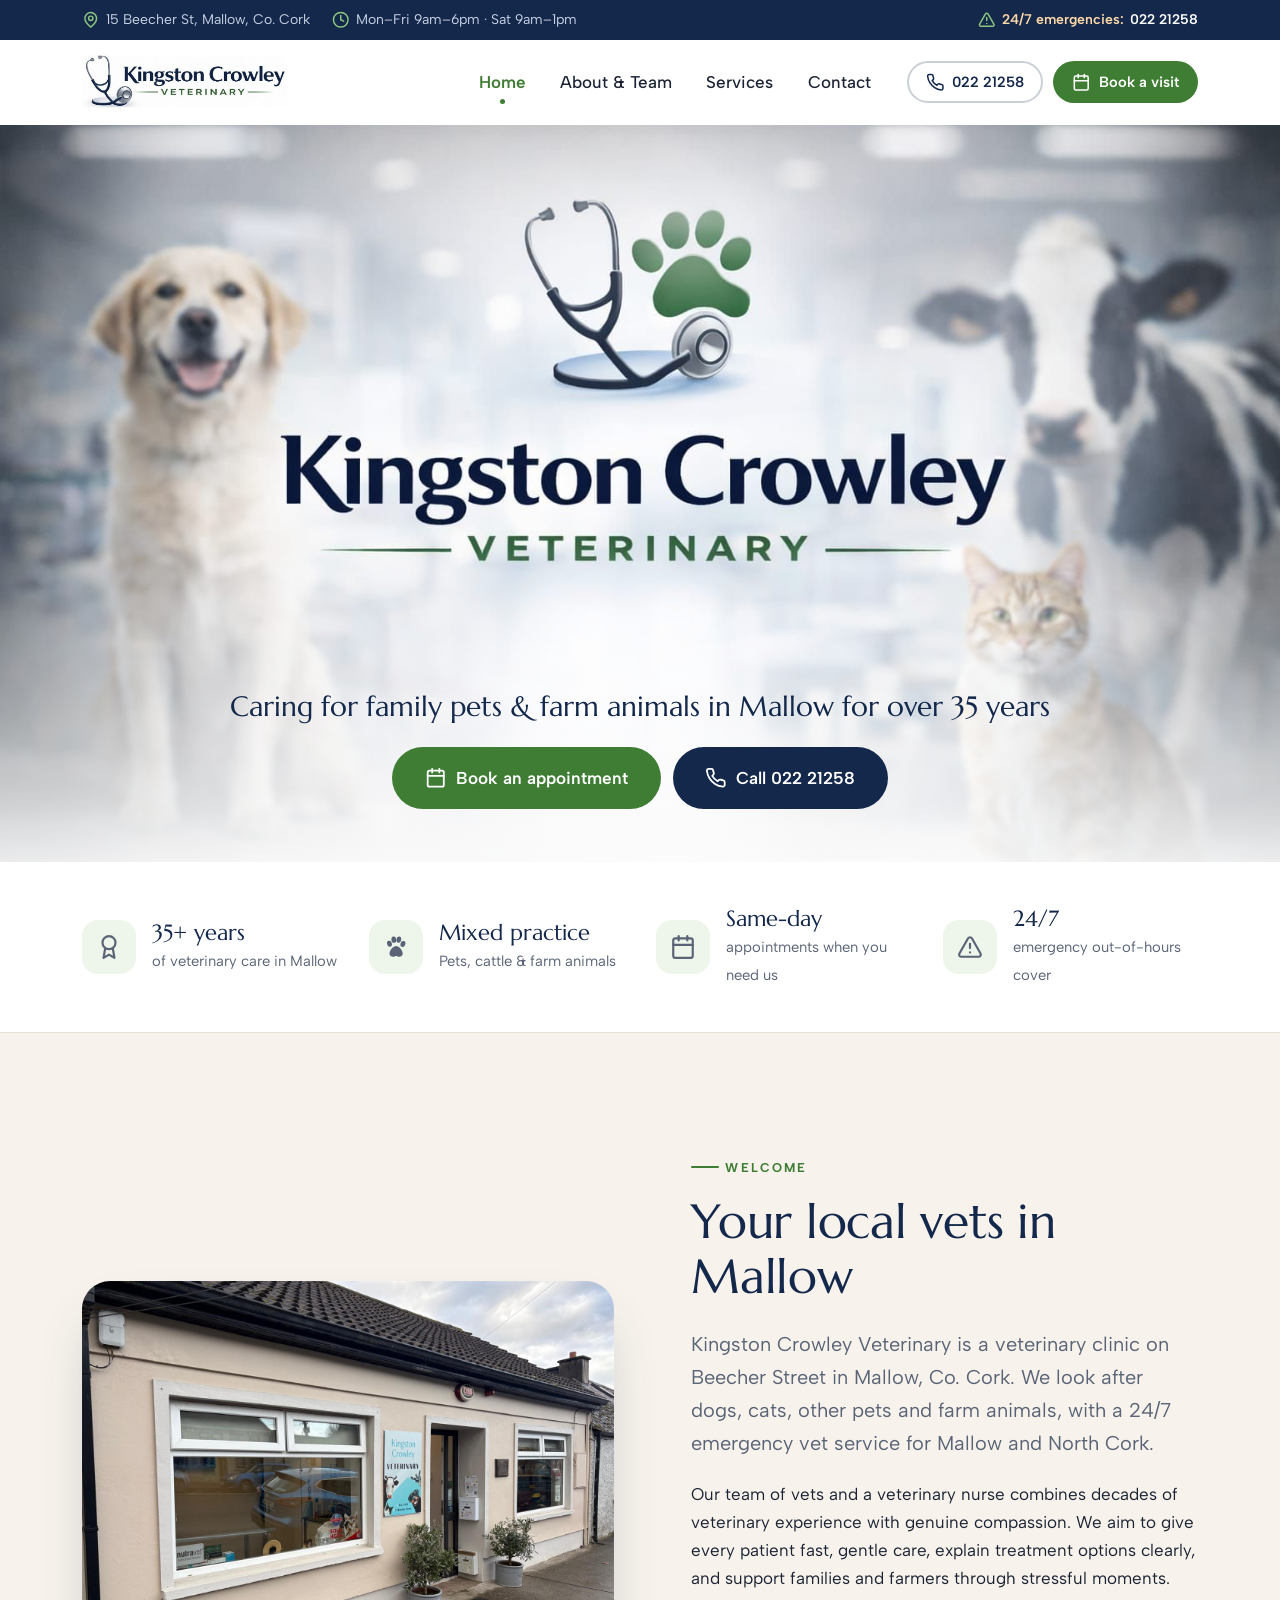
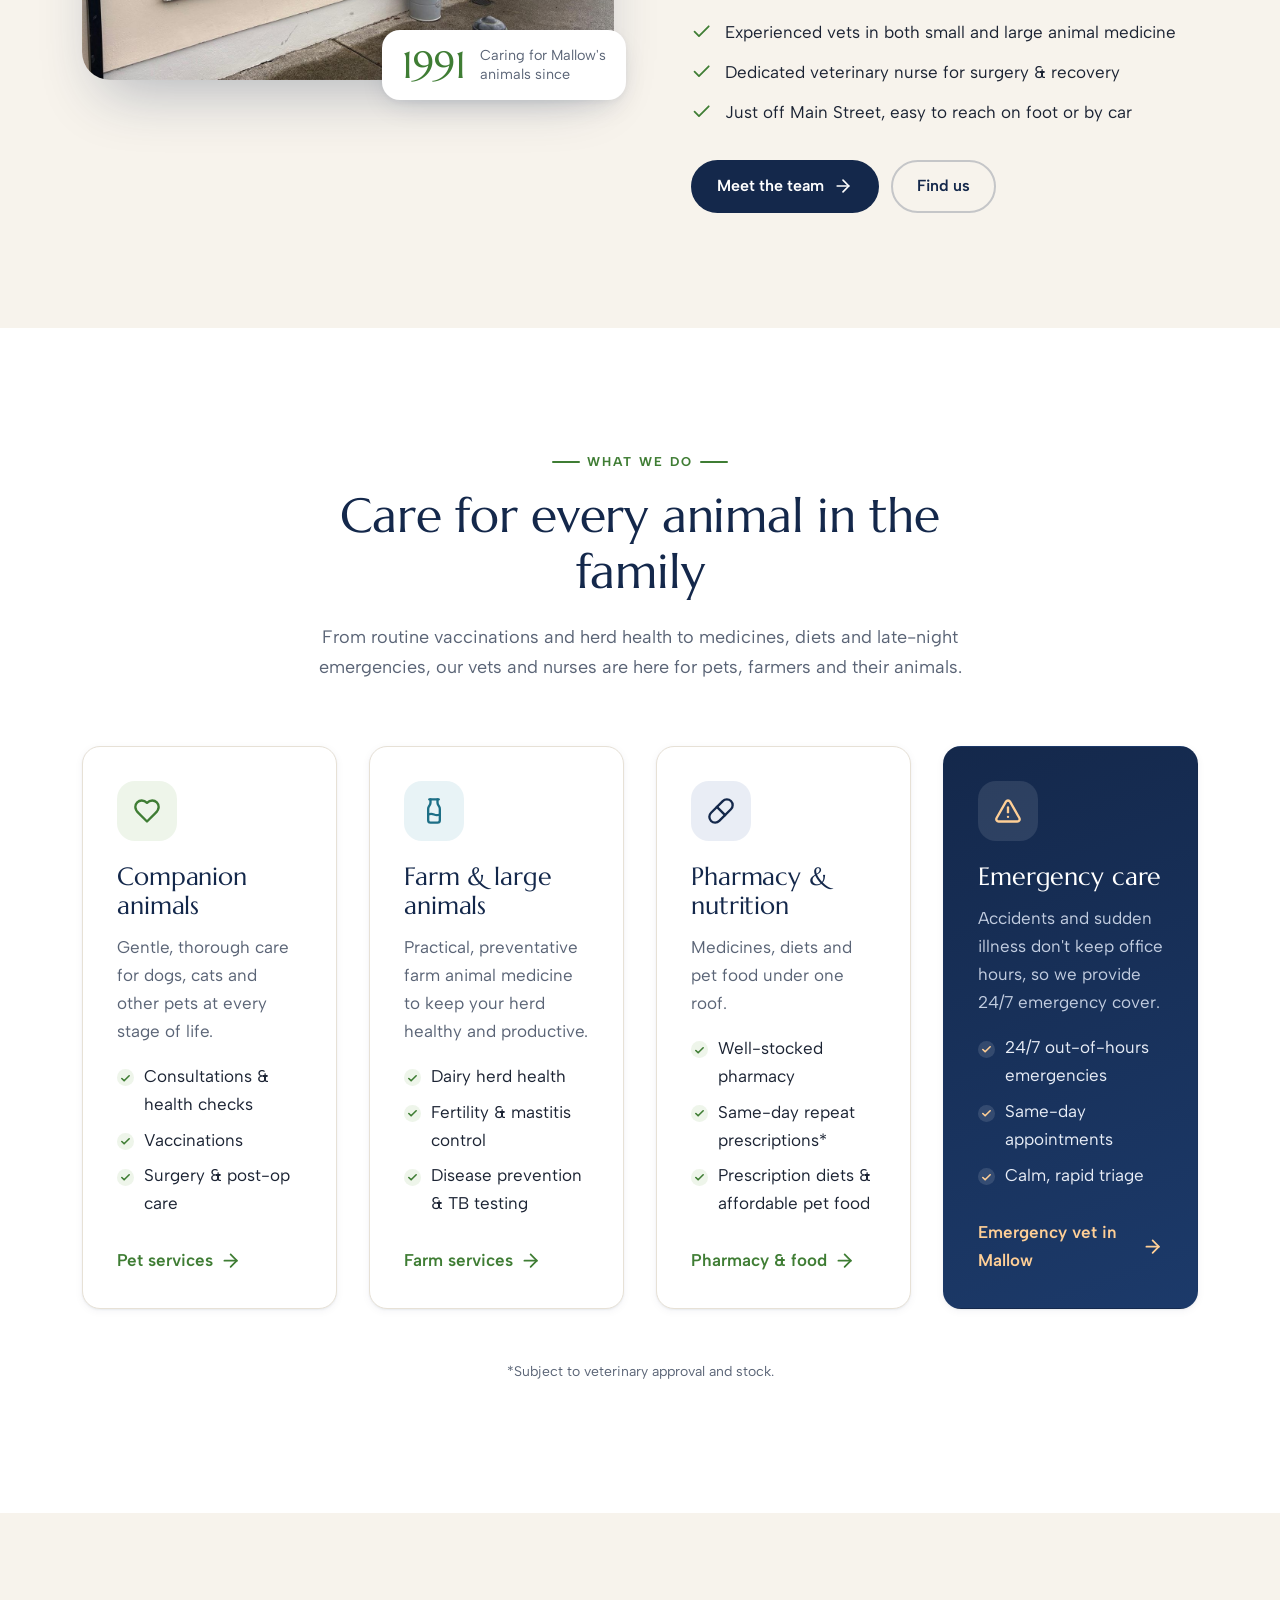
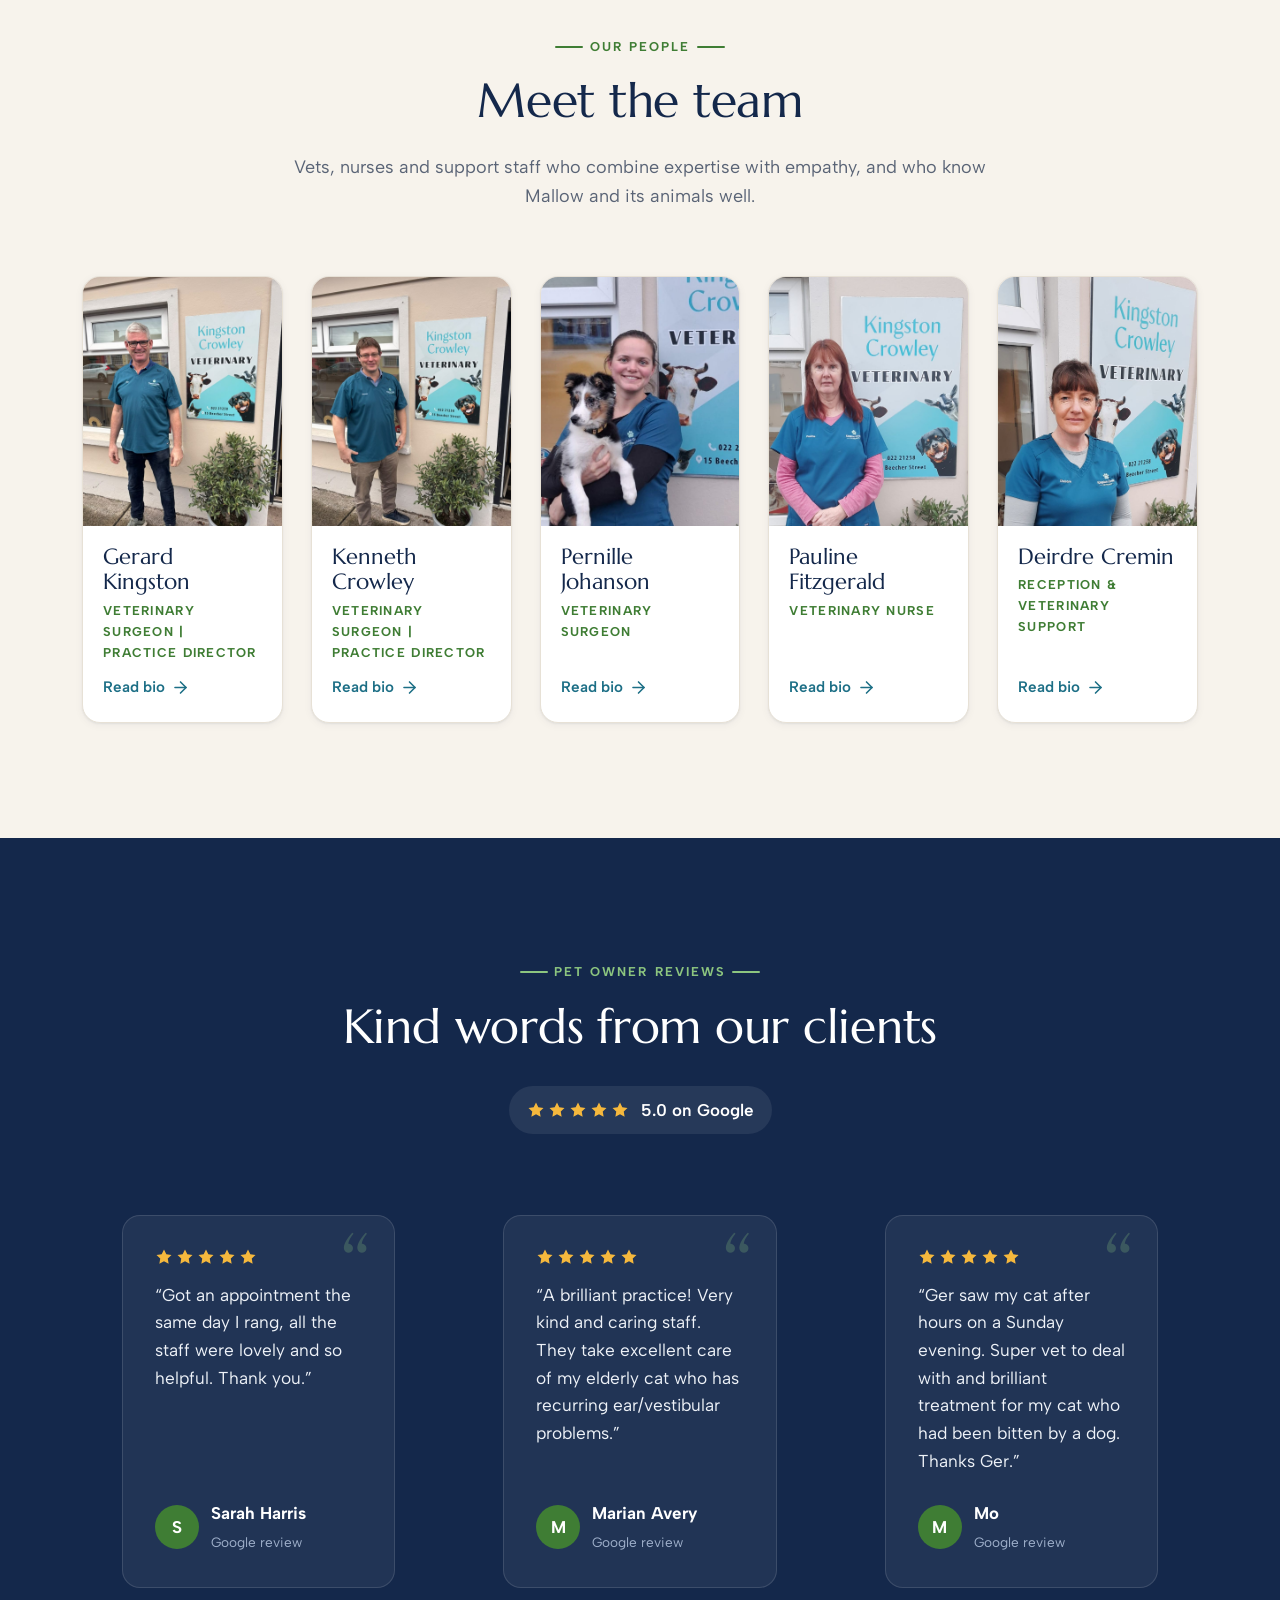
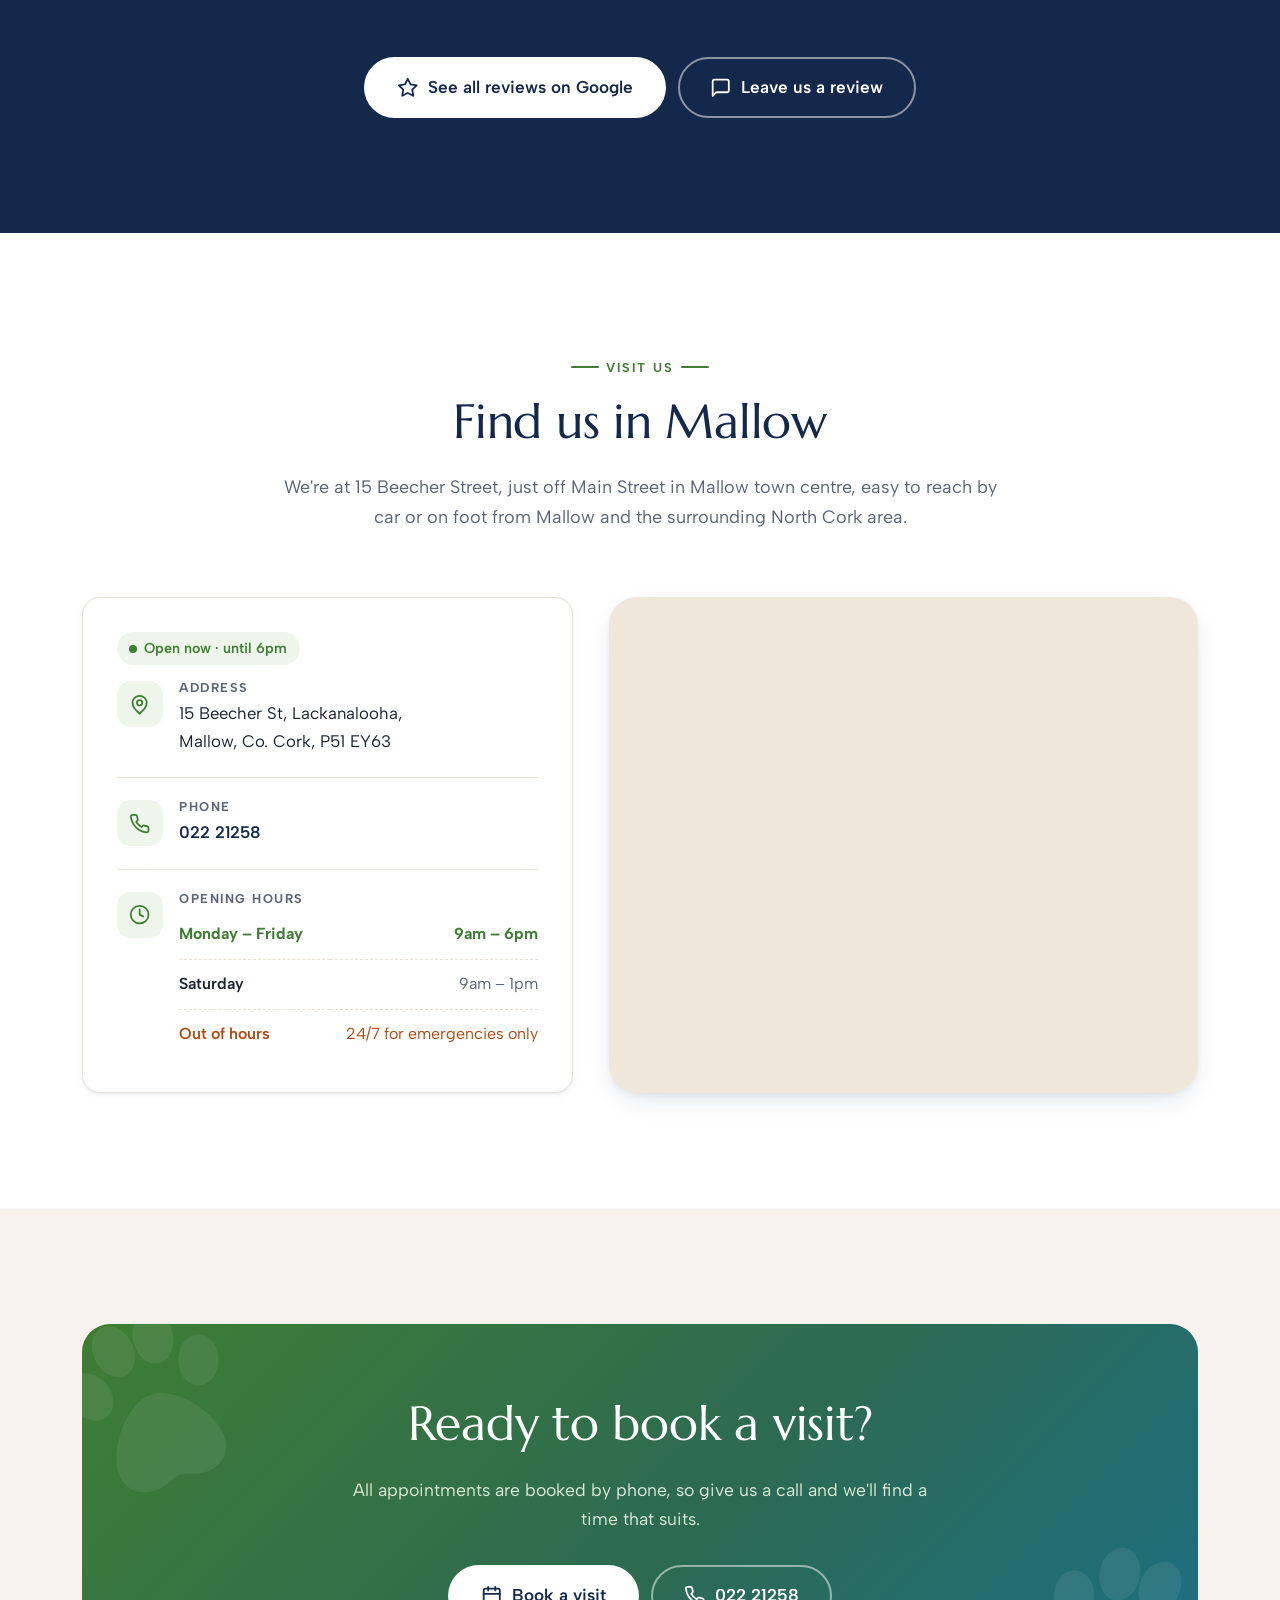
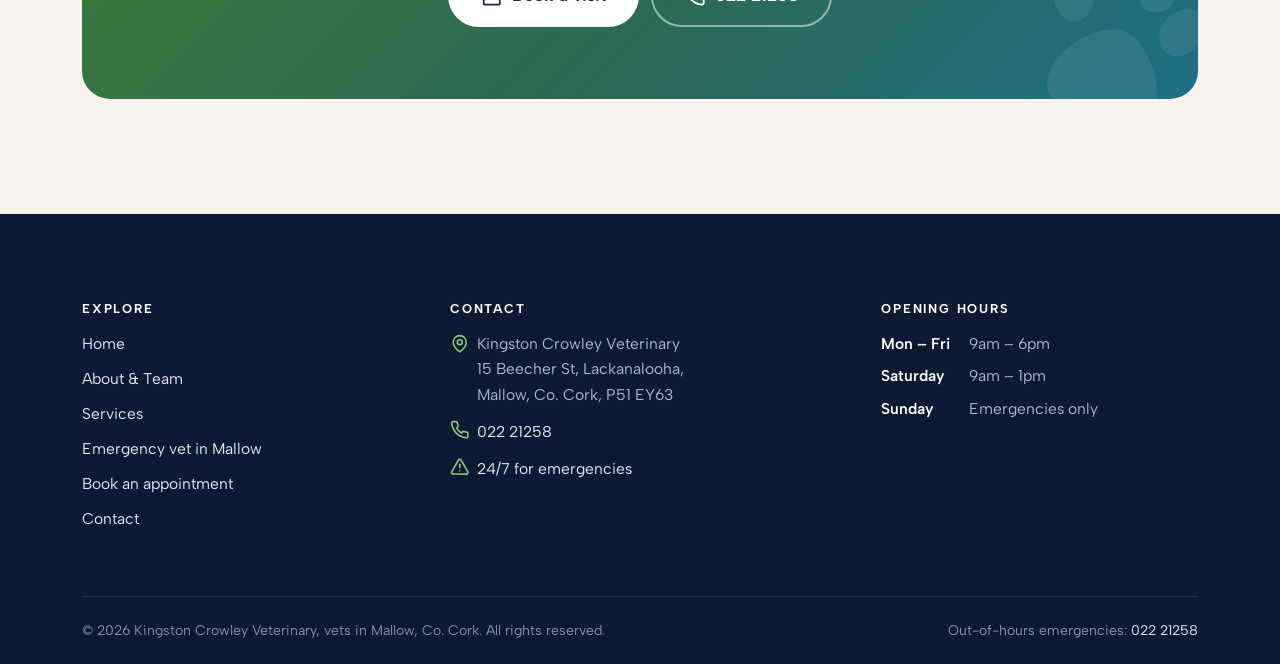
<file: index.html>
<!doctype html>
<html lang="en-IE">
<head>
  <meta charset="utf-8">
  <meta name="viewport" content="width=device-width, initial-scale=1">
  <title>Vets in Mallow, Co. Cork | 24/7 Emergency Vet | Kingston Crowley Veterinary | Mallow Vets</title>
  <meta name="description" content="Kingston Crowley Veterinary is a veterinary clinic on Beecher Street, Mallow, Co. Cork, caring for dogs, cats and farm animals for over 35 years. 24/7 emergency vet. Call 022 21258.">
  <meta name="theme-color" content="#14284b">
  <meta property="og:type" content="website">
  <meta property="og:site_name" content="Kingston Crowley Veterinary">
  <meta property="og:title" content="Vets in Mallow, Co. Cork | 24/7 Emergency Vet | Kingston Crowley Veterinary | Mallow Vets">
  <meta property="og:description" content="Kingston Crowley Veterinary is a veterinary clinic on Beecher Street, Mallow, Co. Cork, caring for dogs, cats and farm animals for over 35 years. 24/7 emergency vet. Call 022 21258.">
  <meta property="og:image" content="https://www.kingstoncrowleyveterinary.ie/site/assets/img/hero.jpg">
  <meta property="og:url" content="https://www.kingstoncrowleyveterinary.ie/">
  <meta property="og:locale" content="en_IE">
  <meta name="twitter:card" content="summary_large_image">
  <link rel="canonical" href="https://www.kingstoncrowleyveterinary.ie/">
  <link rel="icon" type="image/png" href="site/assets/img/favicon.png">
  <link rel="apple-touch-icon" href="site/assets/img/favicon.png">
  <link rel="preconnect" href="https://fonts.googleapis.com">
  <link rel="preconnect" href="https://fonts.gstatic.com" crossorigin>
  <link href="https://fonts.googleapis.com/css2?family=Albert+Sans:wght@400;500;600;700&family=Marcellus&display=swap" rel="stylesheet">
  <link rel="stylesheet" href="site/assets/css/styles.css">
  <script src="site/assets/js/main.js" defer></script>
  <script type="application/ld+json">
  {
    "@context": "https://schema.org",
    "@type": "VeterinaryCare",
    "name": "Kingston Crowley Veterinary",
    "@id": "https://www.kingstoncrowleyveterinary.ie/#practice",
    "url": "https://www.kingstoncrowleyveterinary.ie/",
    "image": "https://www.kingstoncrowleyveterinary.ie/site/assets/img/building.jpg",
    "logo": "https://www.kingstoncrowleyveterinary.ie/site/assets/img/logo-emblem.jpg",
    "telephone": "+353 22 21258",
    "address": {
      "@type": "PostalAddress",
      "streetAddress": "15 Beecher St, Lackanalooha",
      "addressLocality": "Mallow",
      "addressRegion": "Co. Cork",
      "postalCode": "P51 EY63",
      "addressCountry": "IE"
    },
    "geo": { "@type": "GeoCoordinates", "latitude": 52.1415852, "longitude": -8.6510727 },
    "openingHoursSpecification": [
      { "@type": "OpeningHoursSpecification", "dayOfWeek": ["Monday","Tuesday","Wednesday","Thursday","Friday"], "opens": "09:00", "closes": "18:00" },
      { "@type": "OpeningHoursSpecification", "dayOfWeek": "Saturday", "opens": "09:00", "closes": "13:00" }
    ],
    "areaServed": ["Mallow", "North Cork", "County Cork"],
    "description": "Veterinary clinic in Mallow, Co. Cork: vets for dogs, cats and farm animals, with a 24/7 emergency vet service.",
    "hasMap": "https://www.google.com/maps/search/?api=1&query=Kingston+Crowley+Veterinary%2C+15+Beecher+St%2C+Mallow%2C+Co.+Cork+P51+EY63",
    "knowsAbout": ["Emergency veterinary care", "Dog vet", "Cat vet", "Pet vaccinations", "Pet neutering", "Veterinary surgery", "Dairy herd health", "TB testing"]
  }
  </script>
</head>
<body>
  <a class="skip-link" href="#main">Skip to content</a>

  <div class="topbar">
    <div class="container">
      <div class="topbar__group">
        <span class="topbar__item"><svg class="icon" aria-hidden="true"><use href="#i-pin"></use></svg>15 Beecher St, Mallow, Co. Cork</span>
        <span class="topbar__item topbar__hide-sm"><svg class="icon" aria-hidden="true"><use href="#i-clock"></use></svg>Mon–Fri 9am–6pm · Sat 9am–1pm</span>
      </div>
      <div class="topbar__group">
        <span class="topbar__item topbar__emergency"><svg class="icon" aria-hidden="true"><use href="#i-alert"></use></svg><span class="topbar__hide-sm"><a href="site/emergency-vet-mallow.html" style="color:inherit">24/7 emergencies:</a></span> <a href="tel:+3532221258">022 21258</a></span>
      </div>
    </div>
  </div>

  <header class="site-header">
    <div class="container">
      <a class="brand" href="index.html" aria-label="Kingston Crowley Veterinary – home">
        <img src="site/assets/img/logo-wordmark.jpg" alt="Kingston Crowley Veterinary" width="790" height="201">
      </a>
      <button class="nav-toggle" type="button" aria-expanded="false" aria-controls="site-nav" aria-label="Open menu">
        <svg class="icon icon-open" aria-hidden="true"><use href="#i-menu"></use></svg><svg class="icon icon-close" aria-hidden="true"><use href="#i-close"></use></svg>
      </button>
      <nav class="nav" id="site-nav" aria-label="Main">
        <ul class="nav__list">
          <li><a class="nav__link" href="index.html" aria-current="page">Home</a></li>
          <li><a class="nav__link" href="site/about.html">About & Team</a></li>
          <li><a class="nav__link" href="site/services.html">Services</a></li>
          <li><a class="nav__link" href="site/contact.html">Contact</a></li>
        </ul>
        <div class="nav__cta">
          <a class="btn btn--ghost btn--sm" href="tel:+3532221258"><svg class="icon" aria-hidden="true"><use href="#i-phone"></use></svg>022 21258</a>
          <a class="btn btn--sm" href="site/book.html"><svg class="icon" aria-hidden="true"><use href="#i-calendar"></use></svg>Book a visit</a>
        </div>
      </nav>
    </div>
  </header>

  <main id="main">

    <!-- ============ HERO ============ -->
    <section class="hero" aria-labelledby="hero-title">
      <h1 id="hero-title" class="sr-only">Kingston Crowley Veterinary: vets in Mallow, Co. Cork, with a 24/7 emergency vet</h1>
      <div class="hero__media">
        <img src="site/assets/img/hero.jpg" alt="Kingston Crowley Veterinary logo with a happy dog, a cat and a cow" width="1536" height="1024" fetchpriority="high">
      </div>
      <div class="hero__content">
        <div class="container">
          <p class="hero__tagline">Caring for family pets &amp; farm animals in Mallow for over 35&nbsp;years</p>
          <div class="btn-row">
            <a class="btn btn--lg" href="site/book.html"><svg class="icon" aria-hidden="true"><use href="#i-calendar"></use></svg>Book an appointment</a>
            <a class="btn btn--lg btn--navy" href="tel:+3532221258"><svg class="icon" aria-hidden="true"><use href="#i-phone"></use></svg>Call 022 21258</a>
          </div>
        </div>
      </div>
    </section>

    <!-- ============ HIGHLIGHTS ============ -->
    <section class="highlights" aria-label="Why choose us">
      <div class="container">
        <div class="grid grid-4">
          <div class="highlight reveal">
            <span class="highlight__icon"><svg class="icon" aria-hidden="true"><use href="#i-award"></use></svg></span>
            <div><strong>35+ years</strong><span>of veterinary care in Mallow</span></div>
          </div>
          <div class="highlight reveal" data-delay="1">
            <span class="highlight__icon"><svg class="icon" aria-hidden="true"><use href="#i-paw"></use></svg></span>
            <div><strong>Mixed practice</strong><span>Pets, cattle &amp; farm animals</span></div>
          </div>
          <div class="highlight reveal" data-delay="2">
            <span class="highlight__icon"><svg class="icon" aria-hidden="true"><use href="#i-calendar"></use></svg></span>
            <div><strong>Same-day</strong><span>appointments when you need us</span></div>
          </div>
          <div class="highlight reveal" data-delay="3">
            <span class="highlight__icon"><svg class="icon" aria-hidden="true"><use href="#i-alert"></use></svg></span>
            <div><strong>24/7</strong><span>emergency out-of-hours cover</span></div>
          </div>
        </div>
      </div>
    </section>

    <!-- ============ ABOUT ============ -->
    <section class="section section--cream">
      <div class="container split">
        <div class="split__media reveal">
          <img src="site/assets/img/building.jpg" alt="The Kingston Crowley Veterinary clinic on Beecher Street, Mallow" width="1400" height="1050" loading="lazy">
          <div class="split__badge">
            <strong>1991</strong>
            <span>Caring for Mallow's<br>animals since</span>
          </div>
        </div>
        <div class="reveal" data-delay="1">
          <span class="eyebrow">Welcome</span>
          <h2>Your local vets in Mallow</h2>
          <p class="lead">Kingston Crowley Veterinary is a veterinary clinic on Beecher Street in Mallow, Co. Cork. We look after dogs, cats, other pets and farm animals, with a 24/7 emergency vet service for Mallow and North Cork.</p>
          <p>Our team of vets and a veterinary nurse combines decades of veterinary experience with genuine compassion. We aim to give every patient fast, gentle care, explain treatment options clearly, and support families and farmers through stressful moments.</p>
          <ul class="checklist">
            <li><svg class="icon" aria-hidden="true"><use href="#i-check"></use></svg><span>Experienced vets in both small and large animal medicine</span></li>
            <li><svg class="icon" aria-hidden="true"><use href="#i-check"></use></svg><span>Dedicated veterinary nurse for surgery &amp; recovery</span></li>
            <li><svg class="icon" aria-hidden="true"><use href="#i-check"></use></svg><span>Just off Main Street, easy to reach on foot or by car</span></li>
          </ul>
          <div class="btn-row">
            <a class="btn btn--navy" href="site/about.html">Meet the team <svg class="icon" aria-hidden="true"><use href="#i-arrow"></use></svg></a>
            <a class="btn btn--ghost" href="site/contact.html">Find us</a>
          </div>
        </div>
      </div>
    </section>

    <!-- ============ WHAT WE DO (services + pharmacy) ============ -->
    <section class="section" aria-labelledby="services-title">
      <div class="container">
        <div class="section-head reveal">
          <span class="eyebrow">What we do</span>
          <h2 id="services-title">Care for every animal in the family</h2>
          <p>From routine vaccinations and herd health to medicines, diets and late-night emergencies, our vets and nurses are here for pets, farmers and their animals.</p>
        </div>
        <div class="grid grid-4">
          <article class="card reveal">
            <span class="card__icon"><svg class="icon" aria-hidden="true"><use href="#i-heart"></use></svg></span>
            <h3>Companion animals</h3>
            <p>Gentle, thorough care for dogs, cats and other pets at every stage of life.</p>
            <ul>
              <li>Consultations &amp; health checks</li>
              <li>Vaccinations</li>
              <li>Surgery &amp; post-op care</li>
            </ul>
            <a class="link-arrow" href="site/services.html#companion">Pet services <svg class="icon" aria-hidden="true"><use href="#i-arrow"></use></svg></a>
          </article>
          <article class="card reveal" data-delay="1">
            <span class="card__icon card__icon--teal"><svg class="icon" aria-hidden="true"><use href="#i-milk"></use></svg></span>
            <h3>Farm &amp; large animals</h3>
            <p>Practical, preventative farm animal medicine to keep your herd healthy and productive.</p>
            <ul>
              <li>Dairy herd health</li>
              <li>Fertility &amp; mastitis control</li>
              <li>Disease prevention &amp; TB testing</li>
            </ul>
            <a class="link-arrow" href="site/services.html#farm">Farm services <svg class="icon" aria-hidden="true"><use href="#i-arrow"></use></svg></a>
          </article>
          <article class="card reveal" data-delay="2">
            <span class="card__icon card__icon--navy"><svg class="icon" aria-hidden="true"><use href="#i-pill"></use></svg></span>
            <h3>Pharmacy &amp; nutrition</h3>
            <p>Medicines, diets and pet food under one roof.</p>
            <ul>
              <li>Well-stocked pharmacy</li>
              <li>Same-day repeat prescriptions*</li>
              <li>Prescription diets &amp; affordable pet food</li>
            </ul>
            <a class="link-arrow" href="site/services.html#pharmacy">Pharmacy &amp; food <svg class="icon" aria-hidden="true"><use href="#i-arrow"></use></svg></a>
          </article>
          <article class="card service-card--feature reveal" data-delay="3">
            <span class="card__icon"><svg class="icon" aria-hidden="true"><use href="#i-alert"></use></svg></span>
            <h3>Emergency care</h3>
            <p>Accidents and sudden illness don't keep office hours, so we provide 24/7 emergency cover.</p>
            <ul>
              <li>24/7 out-of-hours emergencies</li>
              <li>Same-day appointments</li>
              <li>Calm, rapid triage</li>
            </ul>
            <a class="link-arrow" href="site/emergency-vet-mallow.html">Emergency vet in Mallow <svg class="icon" aria-hidden="true"><use href="#i-arrow"></use></svg></a>
          </article>
        </div>
        <p class="text-center muted mt-lg reveal" style="font-size:.875rem">*Subject to veterinary approval and stock.</p>
      </div>
    </section>

    <!-- ============ TEAM PREVIEW ============ -->
    <section class="section section--cream">
      <div class="container">
        <div class="section-head reveal">
          <span class="eyebrow">Our people</span>
          <h2>Meet the team</h2>
          <p>Vets, nurses and support staff who combine expertise with empathy, and who know Mallow and its animals well.</p>
        </div>
        <div class="team-grid">
          <a class="team-card reveal" href="site/about.html#bio-ger">
            <div class="team-card__photo"><img src="site/assets/img/team-ger.jpg" alt="Gerard Kingston" width="900" height="1200" loading="lazy" style="object-position:50% 25%"></div>
            <div class="team-card__body">
              <p class="team-card__name">Gerard Kingston</p>
              <p class="team-card__role">Veterinary Surgeon | Practice Director</p>
              <span class="team-card__more">Read bio <svg class="icon" aria-hidden="true"><use href="#i-arrow"></use></svg></span>
            </div>
          </a>
          <a class="team-card reveal" data-delay="1" href="site/about.html#bio-kenneth">
            <div class="team-card__photo"><img src="site/assets/img/team-kenneth.jpg" alt="Kenneth Crowley" width="900" height="1200" loading="lazy" style="object-position:50% 25%"></div>
            <div class="team-card__body">
              <p class="team-card__name">Kenneth Crowley</p>
              <p class="team-card__role">Veterinary Surgeon | Practice Director</p>
              <span class="team-card__more">Read bio <svg class="icon" aria-hidden="true"><use href="#i-arrow"></use></svg></span>
            </div>
          </a>
          <a class="team-card reveal" data-delay="2" href="site/about.html#bio-pernille">
            <div class="team-card__photo"><img src="site/assets/img/pernille-bio.jpg" alt="Pernille Johanson" width="900" height="1845" loading="lazy" style="object-position:45% 30%"></div>
            <div class="team-card__body">
              <p class="team-card__name">Pernille Johanson</p>
              <p class="team-card__role">Veterinary Surgeon</p>
              <span class="team-card__more">Read bio <svg class="icon" aria-hidden="true"><use href="#i-arrow"></use></svg></span>
            </div>
          </a>
          <a class="team-card reveal" data-delay="3" href="site/about.html#bio-pauline-fitzgerald">
            <div class="team-card__photo"><img src="site/assets/img/team-pauline-fitzgerald.jpg" alt="Pauline Fitzgerald" width="900" height="1192" loading="lazy" style="object-position:50% 40%"></div>
            <div class="team-card__body">
              <p class="team-card__name">Pauline Fitzgerald</p>
              <p class="team-card__role">Veterinary Nurse</p>
              <span class="team-card__more">Read bio <svg class="icon" aria-hidden="true"><use href="#i-arrow"></use></svg></span>
            </div>
          </a>
          <a class="team-card reveal" data-delay="4" href="site/about.html#bio-deirdre">
            <div class="team-card__photo"><img src="site/assets/img/team-deirdre.jpg" alt="Deirdre Cremin" width="900" height="1297" loading="lazy" style="object-position:50% 40%"></div>
            <div class="team-card__body">
              <p class="team-card__name">Deirdre Cremin</p>
              <p class="team-card__role">Reception &amp; Veterinary Support</p>
              <span class="team-card__more">Read bio <svg class="icon" aria-hidden="true"><use href="#i-arrow"></use></svg></span>
            </div>
          </a>
        </div>
      </div>
    </section>

    <!-- ============ REVIEWS ============ -->
    <section class="section section--navy">
      <div class="container">
        <div class="section-head reveal">
          <span class="eyebrow">Pet owner reviews</span>
          <h2>Kind words from our clients</h2>
          <div class="rating-summary">
            <span class="review__stars" aria-hidden="true"><svg class="icon icon--fill"><use href="#i-star"></use></svg><svg class="icon icon--fill"><use href="#i-star"></use></svg><svg class="icon icon--fill"><use href="#i-star"></use></svg><svg class="icon icon--fill"><use href="#i-star"></use></svg><svg class="icon icon--fill"><use href="#i-star"></use></svg></span>
            5.0 on Google
          </div>
        </div>
        <div class="reviews">
          <figure class="review reveal">
            <div class="review__stars" role="img" aria-label="5 out of 5 stars"><svg class="icon icon--fill"><use href="#i-star"></use></svg><svg class="icon icon--fill"><use href="#i-star"></use></svg><svg class="icon icon--fill"><use href="#i-star"></use></svg><svg class="icon icon--fill"><use href="#i-star"></use></svg><svg class="icon icon--fill"><use href="#i-star"></use></svg></div>
            <blockquote>“Got an appointment the same day I rang, all the staff were lovely and so helpful. Thank you.”</blockquote>
            <footer><span class="review__avatar" aria-hidden="true">S</span><div><span class="review__name">Sarah Harris</span><span class="review__src">Google review</span></div></footer>
          </figure>
          <figure class="review reveal" data-delay="1">
            <div class="review__stars" role="img" aria-label="5 out of 5 stars"><svg class="icon icon--fill"><use href="#i-star"></use></svg><svg class="icon icon--fill"><use href="#i-star"></use></svg><svg class="icon icon--fill"><use href="#i-star"></use></svg><svg class="icon icon--fill"><use href="#i-star"></use></svg><svg class="icon icon--fill"><use href="#i-star"></use></svg></div>
            <blockquote>“A brilliant practice! Very kind and caring staff. They take excellent care of my elderly cat who has recurring ear/vestibular problems.”</blockquote>
            <footer><span class="review__avatar" aria-hidden="true">M</span><div><span class="review__name">Marian Avery</span><span class="review__src">Google review</span></div></footer>
          </figure>
          <figure class="review reveal" data-delay="2">
            <div class="review__stars" role="img" aria-label="5 out of 5 stars"><svg class="icon icon--fill"><use href="#i-star"></use></svg><svg class="icon icon--fill"><use href="#i-star"></use></svg><svg class="icon icon--fill"><use href="#i-star"></use></svg><svg class="icon icon--fill"><use href="#i-star"></use></svg><svg class="icon icon--fill"><use href="#i-star"></use></svg></div>
            <blockquote>“Ger saw my cat after hours on a Sunday evening. Super vet to deal with and brilliant treatment for my cat who had been bitten by a dog. Thanks Ger.”</blockquote>
            <footer><span class="review__avatar" aria-hidden="true">M</span><div><span class="review__name">Mo</span><span class="review__src">Google review</span></div></footer>
          </figure>
        </div>
        <!-- GOOGLE REVIEWS: "Leave us a review" opens the Google listing for now. Once you have the Place ID (starts ChIJ...), change its href to
               https://search.google.com/local/writereview?placeid=YOUR_PLACE_ID to open the review box directly (also in contact.html / index.html). -->
        <div class="btn-row mt-lg reveal" style="justify-content:center">
          <a class="btn btn--lg btn--white" href="https://www.google.com/maps/search/?api=1&amp;query=Kingston+Crowley+Veterinary%2C+15+Beecher+St%2C+Mallow%2C+Co.+Cork+P51+EY63" target="_blank" rel="noopener"><svg class="icon" aria-hidden="true"><use href="#i-star"></use></svg>See all reviews on Google</a>
          <a class="btn btn--lg btn--outline-light" href="https://www.google.com/maps/search/?api=1&amp;query=Kingston+Crowley+Veterinary%2C+15+Beecher+St%2C+Mallow%2C+Co.+Cork+P51+EY63" target="_blank" rel="noopener"><svg class="icon" aria-hidden="true"><use href="#i-message"></use></svg>Leave us a review</a>
        </div>
      </div>
    </section>

    <!-- ============ VISIT ============ -->
    <section class="section">
      <div class="container">
        <div class="section-head reveal">
          <span class="eyebrow">Visit us</span>
          <h2>Find us in Mallow</h2>
          <p>We're at 15 Beecher Street, just off Main Street in Mallow town centre, easy to reach by car or on foot from Mallow and the surrounding North Cork area.</p>
        </div>
        <div class="visit-grid">
          <div class="info-card reveal">
            <span class="open-status" data-open-status>Opening hours</span>
            <div class="info-row">
              <span class="info-row__icon"><svg class="icon" aria-hidden="true"><use href="#i-pin"></use></svg></span>
              <div><h3>Address</h3><address>15 Beecher St, Lackanalooha,<br>Mallow, Co. Cork, P51 EY63</address></div>
            </div>
            <div class="info-row">
              <span class="info-row__icon"><svg class="icon" aria-hidden="true"><use href="#i-phone"></use></svg></span>
              <div><h3>Phone</h3><p><a href="tel:+3532221258">022 21258</a></p></div>
            </div>
            <div class="info-row">
              <span class="info-row__icon"><svg class="icon" aria-hidden="true"><use href="#i-clock"></use></svg></span>
              <div style="flex:1">
                <h3>Opening hours</h3>
                <table class="hours">
                  <tr data-days="1,2,3,4,5"><th scope="row">Monday – Friday</th><td>9am – 6pm</td></tr>
                  <tr data-days="6"><th scope="row">Saturday</th><td>9am – 1pm</td></tr>
                  <tr class="is-emergency" data-days="0"><th scope="row">Out of hours</th><td>24/7 for emergencies only</td></tr>
                </table>
              </div>
            </div>
          </div>
          <div class="map reveal" data-delay="1">
            <iframe title="Map showing Kingston Crowley Veterinary, 15 Beecher St, Mallow" src="https://maps.google.com/maps?q=52.1415852,-8.6510727&amp;z=17&amp;output=embed" loading="lazy" referrerpolicy="no-referrer-when-downgrade"></iframe>
          </div>
        </div>
      </div>
    </section>

    <!-- ============ CTA ============ -->
    <section class="section section--cream">
      <div class="container">
        <div class="cta-band reveal">
          <svg class="cta-band__paw cta-band__paw--a" viewBox="0 0 24 24" aria-hidden="true"><use href="#i-paw"></use></svg>
          <svg class="cta-band__paw cta-band__paw--b" viewBox="0 0 24 24" aria-hidden="true"><use href="#i-paw"></use></svg>
          <h2>Ready to book a visit?</h2>
          <p>All appointments are booked by phone, so give us a call and we'll find a time that suits.</p>
          <div class="btn-row">
            <a class="btn btn--white btn--lg" href="site/book.html"><svg class="icon" aria-hidden="true"><use href="#i-calendar"></use></svg>Book a visit</a>
            <a class="btn btn--outline-light btn--lg" href="tel:+3532221258"><svg class="icon" aria-hidden="true"><use href="#i-phone"></use></svg>022 21258</a>
          </div>
        </div>
      </div>
    </section>

  </main>

  <footer class="site-footer">
    <div class="container">
      <div class="footer-grid">
        <div>
          <h3>Explore</h3>
          <ul class="footer-list">
            <li><a href="index.html">Home</a></li>
            <li><a href="site/about.html">About &amp; Team</a></li>
            <li><a href="site/services.html">Services</a></li>
            <li><a href="site/emergency-vet-mallow.html">Emergency vet in Mallow</a></li>
            <li><a href="site/book.html">Book an appointment</a></li>
            <li><a href="site/contact.html">Contact</a></li>
          </ul>
        </div>
        <div>
          <h3>Contact</h3>
          <ul class="footer-list">
            <li style="display:flex"><svg class="icon" aria-hidden="true"><use href="#i-pin"></use></svg><span>Kingston Crowley Veterinary<br>15 Beecher St, Lackanalooha,<br>Mallow, Co. Cork, P51 EY63</span></li>
            <li><svg class="icon" aria-hidden="true"><use href="#i-phone"></use></svg><a href="tel:+3532221258">022 21258</a></li>
            <li><svg class="icon" aria-hidden="true"><use href="#i-alert"></use></svg><a href="site/emergency-vet-mallow.html">24/7 for emergencies</a></li>
          </ul>
        </div>
        <div>
          <h3>Opening hours</h3>
          <dl class="footer-hours">
            <dt>Mon – Fri</dt><dd>9am – 6pm</dd>
            <dt>Saturday</dt><dd>9am – 1pm</dd>
            <dt>Sunday</dt><dd>Emergencies only</dd>
          </dl>
        </div>
      </div>
      <div class="footer-bottom">
        <span>© <span data-year>2026</span> Kingston Crowley Veterinary, vets in Mallow, Co. Cork. All rights reserved.</span>
        <span>Out-of-hours emergencies: <a href="tel:+3532221258">022 21258</a></span>
      </div>
    </div>
  </footer>

  <div class="mobile-bar" aria-label="Quick actions">
    <a class="btn btn--navy" href="tel:+3532221258"><svg class="icon" aria-hidden="true"><use href="#i-phone"></use></svg>Call us</a>
    <a class="btn" href="site/book.html"><svg class="icon" aria-hidden="true"><use href="#i-calendar"></use></svg>Book a visit</a>
  </div>
</body>
</html>
</file>
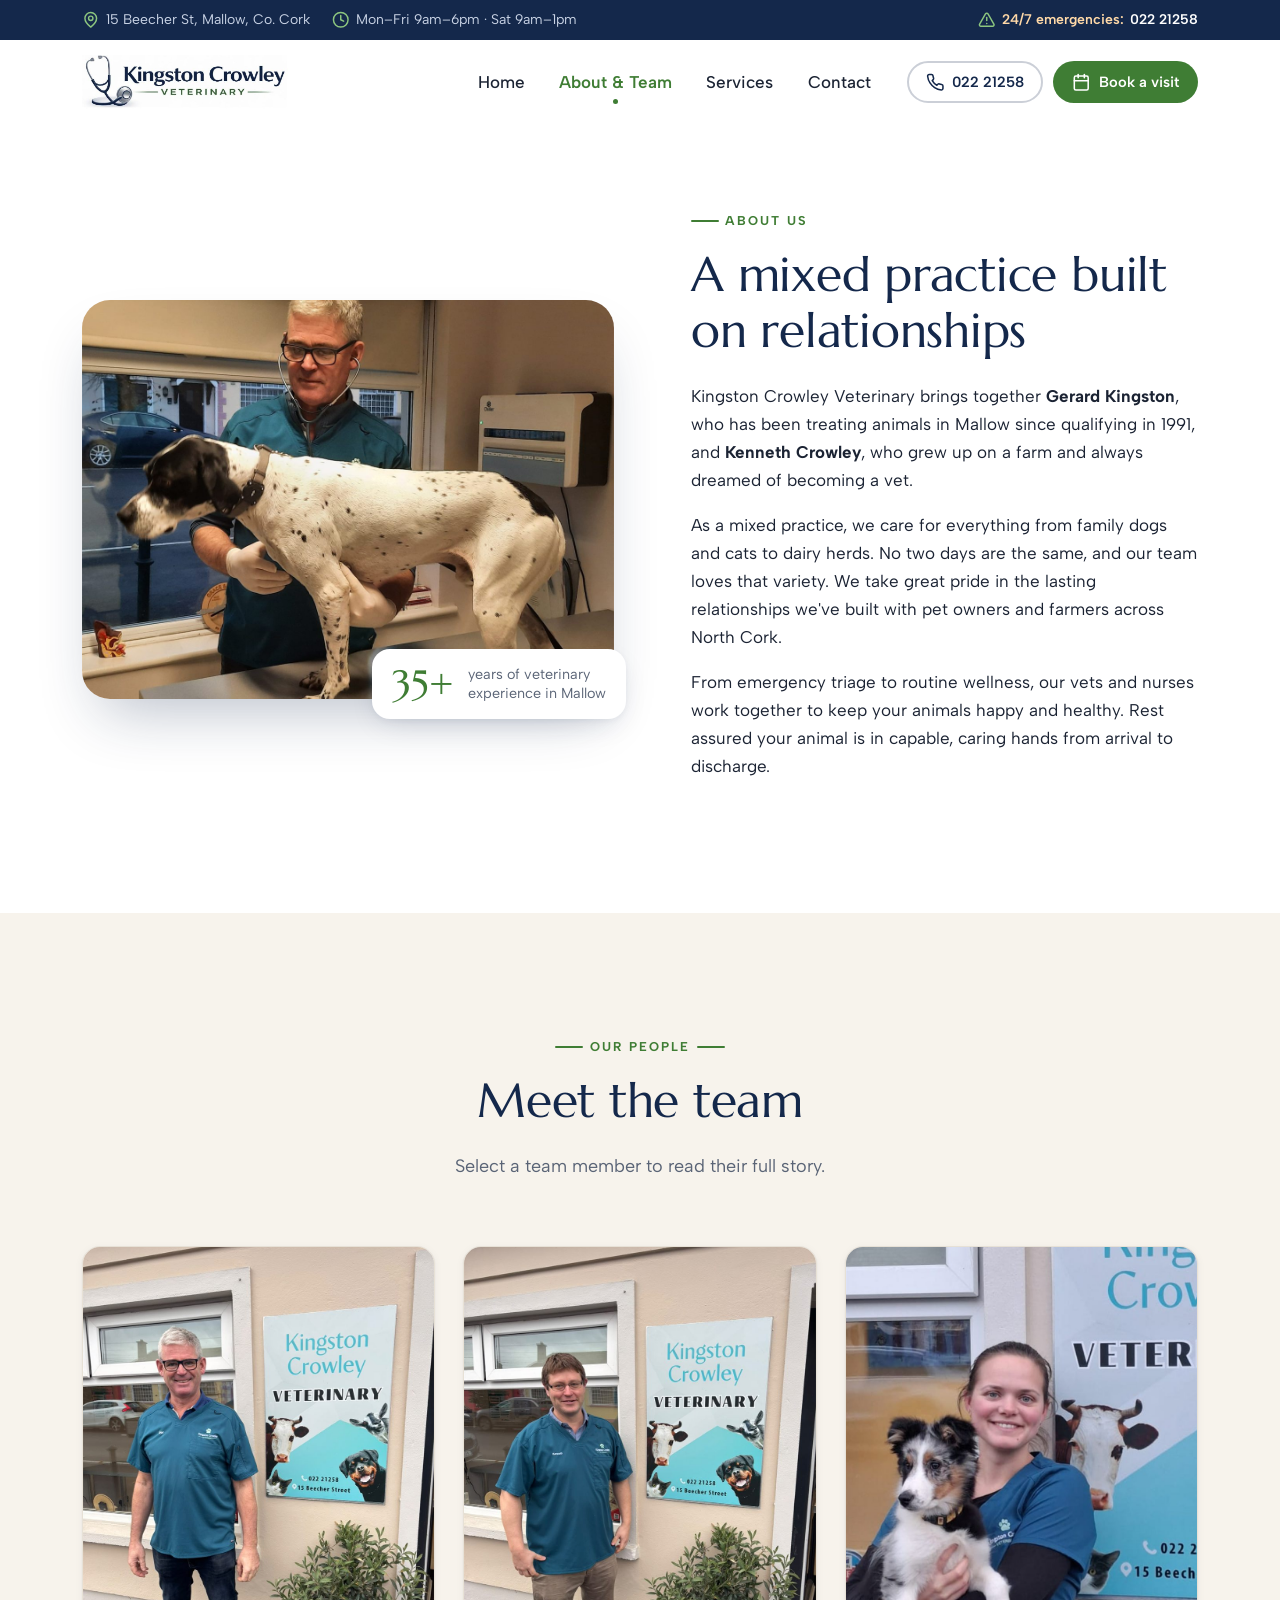
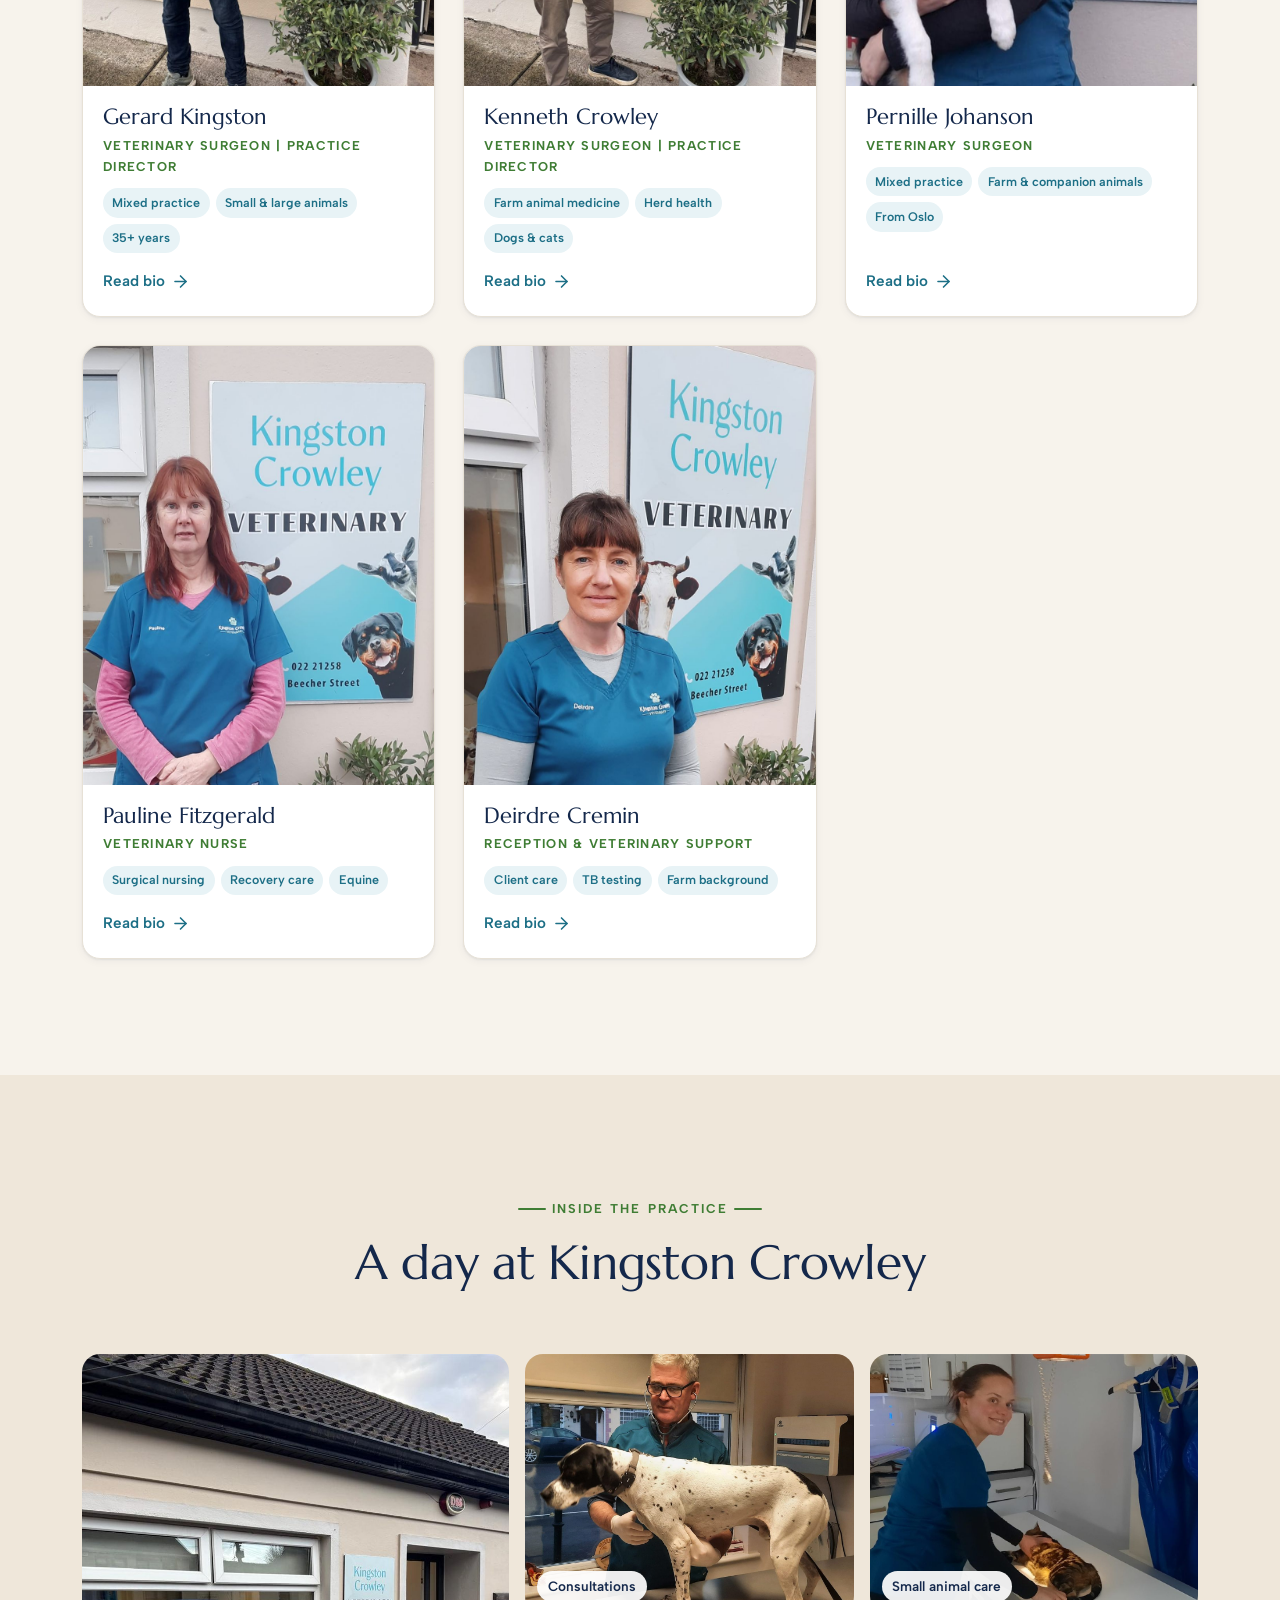
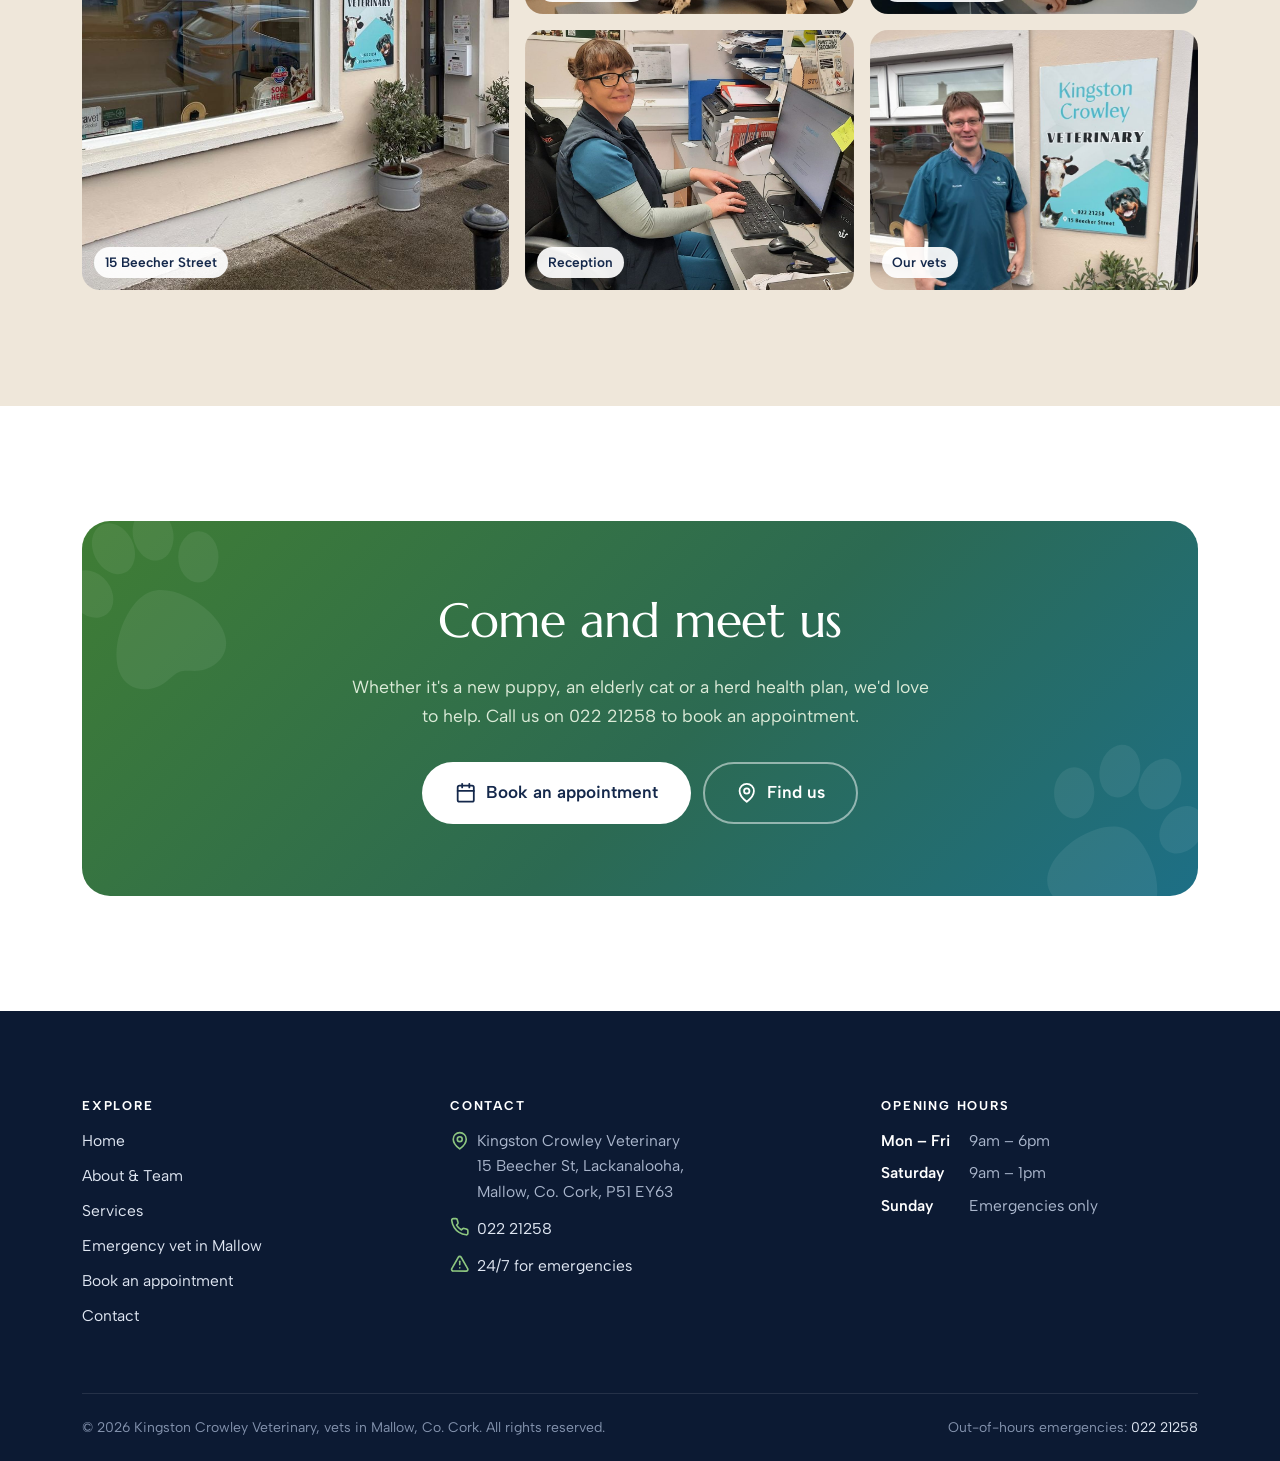
<file: site/about.html>
<!doctype html>
<html lang="en-IE">
<head>
  <meta charset="utf-8">
  <meta name="viewport" content="width=device-width, initial-scale=1">
  <title>Vets in Mallow: About Us &amp; Our Team | Kingston Crowley Veterinary</title>
  <meta name="description" content="Meet the vets, veterinary nurse and support team at Kingston Crowley Veterinary, Mallow, Co. Cork: over 35 years caring for pets and farm animals in North Cork.">
  <meta name="theme-color" content="#14284b">
  <meta property="og:type" content="website">
  <meta property="og:site_name" content="Kingston Crowley Veterinary">
  <meta property="og:title" content="Vets in Mallow: About Us &amp; Our Team | Kingston Crowley Veterinary">
  <meta property="og:description" content="Meet the vets, veterinary nurse and support team at Kingston Crowley Veterinary, Mallow, Co. Cork: over 35 years caring for pets and farm animals in North Cork.">
  <meta property="og:image" content="https://www.kingstoncrowleyveterinary.ie/site/assets/img/hero.jpg">
  <meta property="og:url" content="https://www.kingstoncrowleyveterinary.ie/site/about.html">
  <meta property="og:locale" content="en_IE">
  <meta name="twitter:card" content="summary_large_image">
  <link rel="canonical" href="https://www.kingstoncrowleyveterinary.ie/site/about.html">
  <link rel="icon" type="image/png" href="assets/img/favicon.png">
  <link rel="apple-touch-icon" href="assets/img/favicon.png">
  <link rel="preconnect" href="https://fonts.googleapis.com">
  <link rel="preconnect" href="https://fonts.gstatic.com" crossorigin>
  <link href="https://fonts.googleapis.com/css2?family=Albert+Sans:wght@400;500;600;700&family=Marcellus&display=swap" rel="stylesheet">
  <link rel="stylesheet" href="assets/css/styles.css">
  <script src="assets/js/main.js" defer></script>
</head>
<body>
  <a class="skip-link" href="#main">Skip to content</a>

  <div class="topbar">
    <div class="container">
      <div class="topbar__group">
        <span class="topbar__item"><svg class="icon" aria-hidden="true"><use href="#i-pin"></use></svg>15 Beecher St, Mallow, Co. Cork</span>
        <span class="topbar__item topbar__hide-sm"><svg class="icon" aria-hidden="true"><use href="#i-clock"></use></svg>Mon–Fri 9am–6pm · Sat 9am–1pm</span>
      </div>
      <div class="topbar__group">
        <span class="topbar__item topbar__emergency"><svg class="icon" aria-hidden="true"><use href="#i-alert"></use></svg><span class="topbar__hide-sm"><a href="emergency-vet-mallow.html" style="color:inherit">24/7 emergencies:</a></span> <a href="tel:+3532221258">022 21258</a></span>
      </div>
    </div>
  </div>

  <header class="site-header">
    <div class="container">
      <a class="brand" href="../index.html" aria-label="Kingston Crowley Veterinary – home">
        <img src="assets/img/logo-wordmark.jpg" alt="Kingston Crowley Veterinary" width="790" height="201">
      </a>
      <button class="nav-toggle" type="button" aria-expanded="false" aria-controls="site-nav" aria-label="Open menu">
        <svg class="icon icon-open" aria-hidden="true"><use href="#i-menu"></use></svg><svg class="icon icon-close" aria-hidden="true"><use href="#i-close"></use></svg>
      </button>
      <nav class="nav" id="site-nav" aria-label="Main">
        <ul class="nav__list">
          <li><a class="nav__link" href="../index.html">Home</a></li>
          <li><a class="nav__link" href="about.html" aria-current="page">About & Team</a></li>
          <li><a class="nav__link" href="services.html">Services</a></li>
          <li><a class="nav__link" href="contact.html">Contact</a></li>
        </ul>
        <div class="nav__cta">
          <a class="btn btn--ghost btn--sm" href="tel:+3532221258"><svg class="icon" aria-hidden="true"><use href="#i-phone"></use></svg>022 21258</a>
          <a class="btn btn--sm" href="book.html"><svg class="icon" aria-hidden="true"><use href="#i-calendar"></use></svg>Book a visit</a>
        </div>
      </nav>
    </div>
  </header>

  <main id="main">

    <!-- ============ STORY ============ -->
    <section class="section" style="padding-top:clamp(40px,6vw,80px)">
      <div class="container split">
        <div class="split__media reveal">
          <img src="assets/img/ger-with-dog.jpg" alt="Gerard Kingston examining a dog with a stethoscope" width="1200" height="910" fetchpriority="high">
          <div class="split__badge">
            <strong>35+</strong>
            <span>years of veterinary<br>experience in Mallow</span>
          </div>
        </div>
        <div class="reveal" data-delay="1">
          <span class="eyebrow">About us</span>
          <h1 style="font-size:clamp(2rem, 4vw, 3rem)">A mixed practice built on relationships</h1>
          <p>Kingston Crowley Veterinary brings together <strong>Gerard Kingston</strong>, who has been treating animals in Mallow since qualifying in 1991, and <strong>Kenneth Crowley</strong>, who grew up on a farm and always dreamed of becoming a vet.</p>
          <p>As a mixed practice, we care for everything from family dogs and cats to dairy herds. No two days are the same, and our team loves that variety. We take great pride in the lasting relationships we've built with pet owners and farmers across North Cork.</p>
          <p>From emergency triage to routine wellness, our vets and nurses work together to keep your animals happy and healthy. Rest assured your animal is in capable, caring hands from arrival to discharge.</p>
        </div>
      </div>
    </section>

    <section class="section section--cream" id="team">
      <div class="container">
        <div class="section-head reveal">
          <span class="eyebrow">Our people</span>
          <h2>Meet the team</h2>
          <p>Select a team member to read their full story.</p>
        </div>

        <div class="team-grid">
          <button class="team-card reveal" type="button" data-bio="bio-ger" aria-haspopup="dialog">
            <span class="team-card__photo"><img src="assets/img/team-ger.jpg" alt="Gerard Kingston" width="900" height="1200" loading="lazy" style="object-position:50% 25%"></span>
            <span class="team-card__body">
              <span class="team-card__name">Gerard Kingston</span>
              <span class="team-card__role">Veterinary Surgeon | Practice Director</span>
              <span class="tags"><span class="tag">Mixed practice</span><span class="tag">Small &amp; large animals</span><span class="tag">35+ years</span></span>
              <span class="team-card__more">Read bio <svg class="icon" aria-hidden="true"><use href="#i-arrow"></use></svg></span>
            </span>
          </button>

          <button class="team-card reveal" data-delay="1" type="button" data-bio="bio-kenneth" aria-haspopup="dialog">
            <span class="team-card__photo"><img src="assets/img/team-kenneth.jpg" alt="Kenneth Crowley" width="900" height="1200" loading="lazy" style="object-position:50% 25%"></span>
            <span class="team-card__body">
              <span class="team-card__name">Kenneth Crowley</span>
              <span class="team-card__role">Veterinary Surgeon | Practice Director</span>
              <span class="tags"><span class="tag">Farm animal medicine</span><span class="tag">Herd health</span><span class="tag">Dogs &amp; cats</span></span>
              <span class="team-card__more">Read bio <svg class="icon" aria-hidden="true"><use href="#i-arrow"></use></svg></span>
            </span>
          </button>

          <button class="team-card reveal" data-delay="2" type="button" data-bio="bio-pernille" aria-haspopup="dialog">
            <span class="team-card__photo"><img src="assets/img/pernille-bio.jpg" alt="Pernille Johanson" width="900" height="1845" loading="lazy" style="object-position:45% 30%"></span>
            <span class="team-card__body">
              <span class="team-card__name">Pernille Johanson</span>
              <span class="team-card__role">Veterinary Surgeon</span>
              <span class="tags"><span class="tag">Mixed practice</span><span class="tag">Farm &amp; companion animals</span><span class="tag">From Oslo</span></span>
              <span class="team-card__more">Read bio <svg class="icon" aria-hidden="true"><use href="#i-arrow"></use></svg></span>
            </span>
          </button>

          <button class="team-card reveal" data-delay="3" type="button" data-bio="bio-pauline-fitzgerald" aria-haspopup="dialog">
            <span class="team-card__photo"><img src="assets/img/team-pauline-fitzgerald.jpg" alt="Pauline Fitzgerald" width="900" height="1192" loading="lazy" style="object-position:50% 40%"></span>
            <span class="team-card__body">
              <span class="team-card__name">Pauline Fitzgerald</span>
              <span class="team-card__role">Veterinary Nurse</span>
              <span class="tags"><span class="tag">Surgical nursing</span><span class="tag">Recovery care</span><span class="tag">Equine</span></span>
              <span class="team-card__more">Read bio <svg class="icon" aria-hidden="true"><use href="#i-arrow"></use></svg></span>
            </span>
          </button>

          <button class="team-card reveal" data-delay="4" type="button" data-bio="bio-deirdre" aria-haspopup="dialog">
            <span class="team-card__photo"><img src="assets/img/team-deirdre.jpg" alt="Deirdre Cremin" width="900" height="1297" loading="lazy" style="object-position:50% 40%"></span>
            <span class="team-card__body">
              <span class="team-card__name">Deirdre Cremin</span>
              <span class="team-card__role">Reception &amp; Veterinary Support</span>
              <span class="tags"><span class="tag">Client care</span><span class="tag">TB testing</span><span class="tag">Farm background</span></span>
              <span class="team-card__more">Read bio <svg class="icon" aria-hidden="true"><use href="#i-arrow"></use></svg></span>
            </span>
          </button>

        </div>
      </div>
    </section>

    <!-- ============ GALLERY ============ -->
    <section class="section section--sand">
      <div class="container">
        <div class="section-head reveal">
          <span class="eyebrow">Inside the practice</span>
          <h2>A day at Kingston Crowley</h2>
        </div>
        <div class="gallery reveal">
          <figure><img src="assets/img/building.jpg" alt="Kingston Crowley Veterinary on Beecher Street" loading="lazy"><figcaption>15 Beecher Street</figcaption></figure>
          <figure><img src="assets/img/ger-with-dog.jpg" alt="Ger examining a dog" loading="lazy"><figcaption>Consultations</figcaption></figure>
          <figure><img src="assets/img/team-pernille.jpg" alt="Pernille caring for a cat" loading="lazy" style="object-position:35% 50%"><figcaption>Small animal care</figcaption></figure>
          <figure><img src="assets/img/deirdre-reception.jpg" alt="Deirdre at the reception desk" loading="lazy"><figcaption>Reception</figcaption></figure>
          <figure><img src="assets/img/team-kenneth.jpg" alt="Kenneth outside the practice" loading="lazy" style="object-position:50% 25%"><figcaption>Our vets</figcaption></figure>
        </div>
      </div>
    </section>

    <section class="section">
      <div class="container">
        <div class="cta-band reveal">
          <svg class="cta-band__paw cta-band__paw--a" viewBox="0 0 24 24" aria-hidden="true"><use href="#i-paw"></use></svg>
          <svg class="cta-band__paw cta-band__paw--b" viewBox="0 0 24 24" aria-hidden="true"><use href="#i-paw"></use></svg>
          <h2>Come and meet us</h2>
          <p>Whether it's a new puppy, an elderly cat or a herd health plan, we'd love to help. Call us on 022 21258 to book an appointment.</p>
          <div class="btn-row">
            <a class="btn btn--white btn--lg" href="book.html"><svg class="icon" aria-hidden="true"><use href="#i-calendar"></use></svg>Book an appointment</a>
            <a class="btn btn--outline-light btn--lg" href="contact.html"><svg class="icon" aria-hidden="true"><use href="#i-pin"></use></svg>Find us</a>
          </div>
        </div>
      </div>
    </section>

    <!-- ============ BIO DIALOGS ============ -->
    <dialog class="bio-dialog" id="bio-ger" aria-labelledby="bio-ger-title">
      <div class="bio">
        <button class="bio__close" type="button" data-close aria-label="Close biography"><svg class="icon" aria-hidden="true"><use href="#i-close"></use></svg></button>
        <div class="bio__media"><img src="assets/img/team-ger.jpg" alt="Gerard Kingston outside Kingston Crowley Veterinary" loading="lazy" style="object-position:30% 20%"></div>
        <div class="bio__content" tabindex="0">
          <p class="team-card__role">Veterinary Surgeon | Practice Director</p>
          <h2 id="bio-ger-title">Gerard Kingston</h2>
          <ul class="tags"><li class="tag">Qualified 1991</li><li class="tag">Mixed practice</li><li class="tag">Small animals</li><li class="tag">Large animals</li></ul>
          <p>Gerard qualified as a veterinary surgeon in 1991 and has been working in Mallow ever since, bringing over 35 years of veterinary experience to the profession.</p>
          <p>He has a keen interest in all aspects of veterinary medicine and particularly enjoys the variety that comes with mixed practice. No two days are ever the same, and he finds the diversity of cases, the clinical challenges and the chance to work with both small and large animals especially rewarding.</p>
          <p class="bio__pull">He recognises how much a dedicated and enthusiastic team matters in giving clients and their animals the best possible care.</p>
          <p>Having worked in Mallow for over three decades, Gerard greatly appreciates the loyalty and support of his clients and the relationships that have grown along the way. He is particularly pleased with the team working alongside him at Kingston Crowley Veterinary.</p>
          <p>His experience, broad clinical interests and continued enthusiasm for veterinary medicine remain at the heart of his approach.</p>
        </div>
      </div>
    </dialog>

    <dialog class="bio-dialog" id="bio-kenneth" aria-labelledby="bio-kenneth-title">
      <div class="bio">
        <button class="bio__close" type="button" data-close aria-label="Close biography"><svg class="icon" aria-hidden="true"><use href="#i-close"></use></svg></button>
        <div class="bio__media"><img src="assets/img/team-kenneth.jpg" alt="Kenneth Crowley outside Kingston Crowley Veterinary" loading="lazy" style="object-position:28% 20%"></div>
        <div class="bio__content" tabindex="0">
          <p class="team-card__role">Veterinary Surgeon | Practice Director</p>
          <h2 id="bio-kenneth-title">Kenneth Crowley</h2>
          <ul class="tags"><li class="tag">Mixed practice</li><li class="tag">Farm animal medicine</li><li class="tag">Herd health</li><li class="tag">Dogs &amp; cats</li></ul>
          <p>Kenneth grew up on a farm surrounded by animals, including cattle, horses, dogs and cats. From a very young age, he dreamed of becoming a veterinary surgeon, inspired by the vets who visited the family farm. He admired their knowledge, skill and the remarkable work they carried out caring for animals.</p>
          <p class="bio__pull">That childhood ambition developed into a lifelong passion for veterinary medicine.</p>
          <p>Kenneth has gained extensive experience in mixed veterinary practice and has a particular interest in both farm animal medicine and the care and treatment of companion animals, especially dogs and cats.</p>
          <p>As a director of Kingston Crowley Veterinary, Kenneth enjoys the variety that mixed veterinary practice brings, from working closely with farmers to improve herd health and productivity to caring for much-loved family pets. He takes great pride in the relationships he has built with clients over the years and is committed to providing practical, professional and compassionate veterinary care.</p>
        </div>
      </div>
    </dialog>

    <dialog class="bio-dialog" id="bio-pernille" aria-labelledby="bio-pernille-title">
      <div class="bio">
        <button class="bio__close" type="button" data-close aria-label="Close biography"><svg class="icon" aria-hidden="true"><use href="#i-close"></use></svg></button>
        <div class="bio__media"><img src="assets/img/pernille-bio.jpg" alt="Pernille Johanson holding a collie puppy outside Kingston Crowley Veterinary" loading="lazy" style="object-position:45% 30%"></div>
        <div class="bio__content" tabindex="0">
          <p class="team-card__role">Veterinary Surgeon</p>
          <h2 id="bio-pernille-title">Pernille Johanson</h2>
          <ul class="tags"><li class="tag">Budapest graduate</li><li class="tag">Mixed practice</li><li class="tag">Farm &amp; companion animals</li></ul>
          <p>Originally from Oslo, Norway, Pernille graduated from the University of Veterinary Medicine in Budapest before moving to Ireland in spring 2025. She joined the Kingston Crowley Veterinary team in summer 2026.</p>
          <p>Pernille enjoys the variety and challenges of mixed veterinary practice, where no two days are ever the same.</p>
          <p class="bio__pull">She particularly values getting to know her patients and building strong relationships with farmers and pet owners alike.</p>
          <p>Outside of work, Pernille enjoys hiking and spending time with her two much-loved collies, who you may well meet at the practice or accompanying her on farm calls!</p>
        </div>
      </div>
    </dialog>

    <dialog class="bio-dialog" id="bio-pauline-fitzgerald" aria-labelledby="bio-pf-title">
      <div class="bio">
        <button class="bio__close" type="button" data-close aria-label="Close biography"><svg class="icon" aria-hidden="true"><use href="#i-close"></use></svg></button>
        <div class="bio__media"><img src="assets/img/team-pauline-fitzgerald.jpg" alt="Pauline Fitzgerald" loading="lazy" style="object-position:50% 30%"></div>
        <div class="bio__content" tabindex="0">
          <p class="team-card__role">Veterinary Nurse</p>
          <h2 id="bio-pf-title">Pauline Fitzgerald</h2>
          <ul class="tags"><li class="tag">UCD qualified</li><li class="tag">Surgical nursing</li><li class="tag">Recovery care</li><li class="tag">Equine &amp; mixed practice</li></ul>
          <p>Originally from County Limerick, Pauline now lives in North Cork with her son and a lively collection of animals, including four dogs, a blind cat and a turtle.</p>
          <p>Pauline qualified as a Veterinary Nurse from University College Dublin (UCD) in 2005 and has worked in the veterinary sector since 1997, gaining extensive experience in both equine and mixed veterinary practices.</p>
          <p class="bio__pull">Pauline enjoys all aspects of veterinary nursing, with a particular passion for surgery and caring for animals throughout their treatment and recovery.</p>
          <p>Outside of work, Pauline dedicates much of her spare time to fostering dogs and other animals for rescue organisations. Having travelled widely over the years, she also loves riding her motorbike and going to motorcycle events whenever she can.</p>
        </div>
      </div>
    </dialog>

    <dialog class="bio-dialog" id="bio-deirdre" aria-labelledby="bio-deirdre-title">
      <div class="bio">
        <button class="bio__close" type="button" data-close aria-label="Close biography"><svg class="icon" aria-hidden="true"><use href="#i-close"></use></svg></button>
        <div class="bio__media"><img src="assets/img/deirdre-reception.jpg" alt="Deirdre Cremin at the reception desk" loading="lazy" style="object-position:30% 50%"></div>
        <div class="bio__content" tabindex="0">
          <p class="team-card__role">Reception &amp; Veterinary Support</p>
          <h2 id="bio-deirdre-title">Deirdre Cremin</h2>
          <ul class="tags"><li class="tag">Client care</li><li class="tag">TB testing support</li><li class="tag">Animal Care &amp; Science</li></ul>
          <p>Deirdre grew up on a dairy farm in Leap, West Cork, surrounded by cows, horses, dogs and cats. Her upbringing gave her a lifelong love of animals and a strong appreciation for farming and rural life.</p>
          <p>She studied Animal Care and Animal Science through the Veterinary Nursing pathway at St. John's Central College in Cork.</p>
          <p class="bio__pull">Deirdre is a friendly and familiar face in the office, where she enjoys meeting clients and helping with their enquiries.</p>
          <p>She also assists the veterinary team with TB testing on farms, combining her practical farming background with her passion for animal care.</p>
          <p>Deirdre lives in Mallow with her family, including her two daughters and son. Outside of work she enjoys spending time with her much-loved dogs and horses and is actively involved in pony racing. She also enjoys supporting her children in their sports, particularly with their local club, Kilshannig GAA.</p>
        </div>
      </div>
    </dialog>

  </main>

  <footer class="site-footer">
    <div class="container">
      <div class="footer-grid">
        <div>
          <h3>Explore</h3>
          <ul class="footer-list">
            <li><a href="../index.html">Home</a></li>
            <li><a href="about.html">About &amp; Team</a></li>
            <li><a href="services.html">Services</a></li>
            <li><a href="emergency-vet-mallow.html">Emergency vet in Mallow</a></li>
            <li><a href="book.html">Book an appointment</a></li>
            <li><a href="contact.html">Contact</a></li>
          </ul>
        </div>
        <div>
          <h3>Contact</h3>
          <ul class="footer-list">
            <li style="display:flex"><svg class="icon" aria-hidden="true"><use href="#i-pin"></use></svg><span>Kingston Crowley Veterinary<br>15 Beecher St, Lackanalooha,<br>Mallow, Co. Cork, P51 EY63</span></li>
            <li><svg class="icon" aria-hidden="true"><use href="#i-phone"></use></svg><a href="tel:+3532221258">022 21258</a></li>
            <li><svg class="icon" aria-hidden="true"><use href="#i-alert"></use></svg><a href="emergency-vet-mallow.html">24/7 for emergencies</a></li>
          </ul>
        </div>
        <div>
          <h3>Opening hours</h3>
          <dl class="footer-hours">
            <dt>Mon – Fri</dt><dd>9am – 6pm</dd>
            <dt>Saturday</dt><dd>9am – 1pm</dd>
            <dt>Sunday</dt><dd>Emergencies only</dd>
          </dl>
        </div>
      </div>
      <div class="footer-bottom">
        <span>© <span data-year>2026</span> Kingston Crowley Veterinary, vets in Mallow, Co. Cork. All rights reserved.</span>
        <span>Out-of-hours emergencies: <a href="tel:+3532221258">022 21258</a></span>
      </div>
    </div>
  </footer>

  <div class="mobile-bar" aria-label="Quick actions">
    <a class="btn btn--navy" href="tel:+3532221258"><svg class="icon" aria-hidden="true"><use href="#i-phone"></use></svg>Call us</a>
    <a class="btn" href="book.html"><svg class="icon" aria-hidden="true"><use href="#i-calendar"></use></svg>Book a visit</a>
  </div>
</body>
</html>
</file>
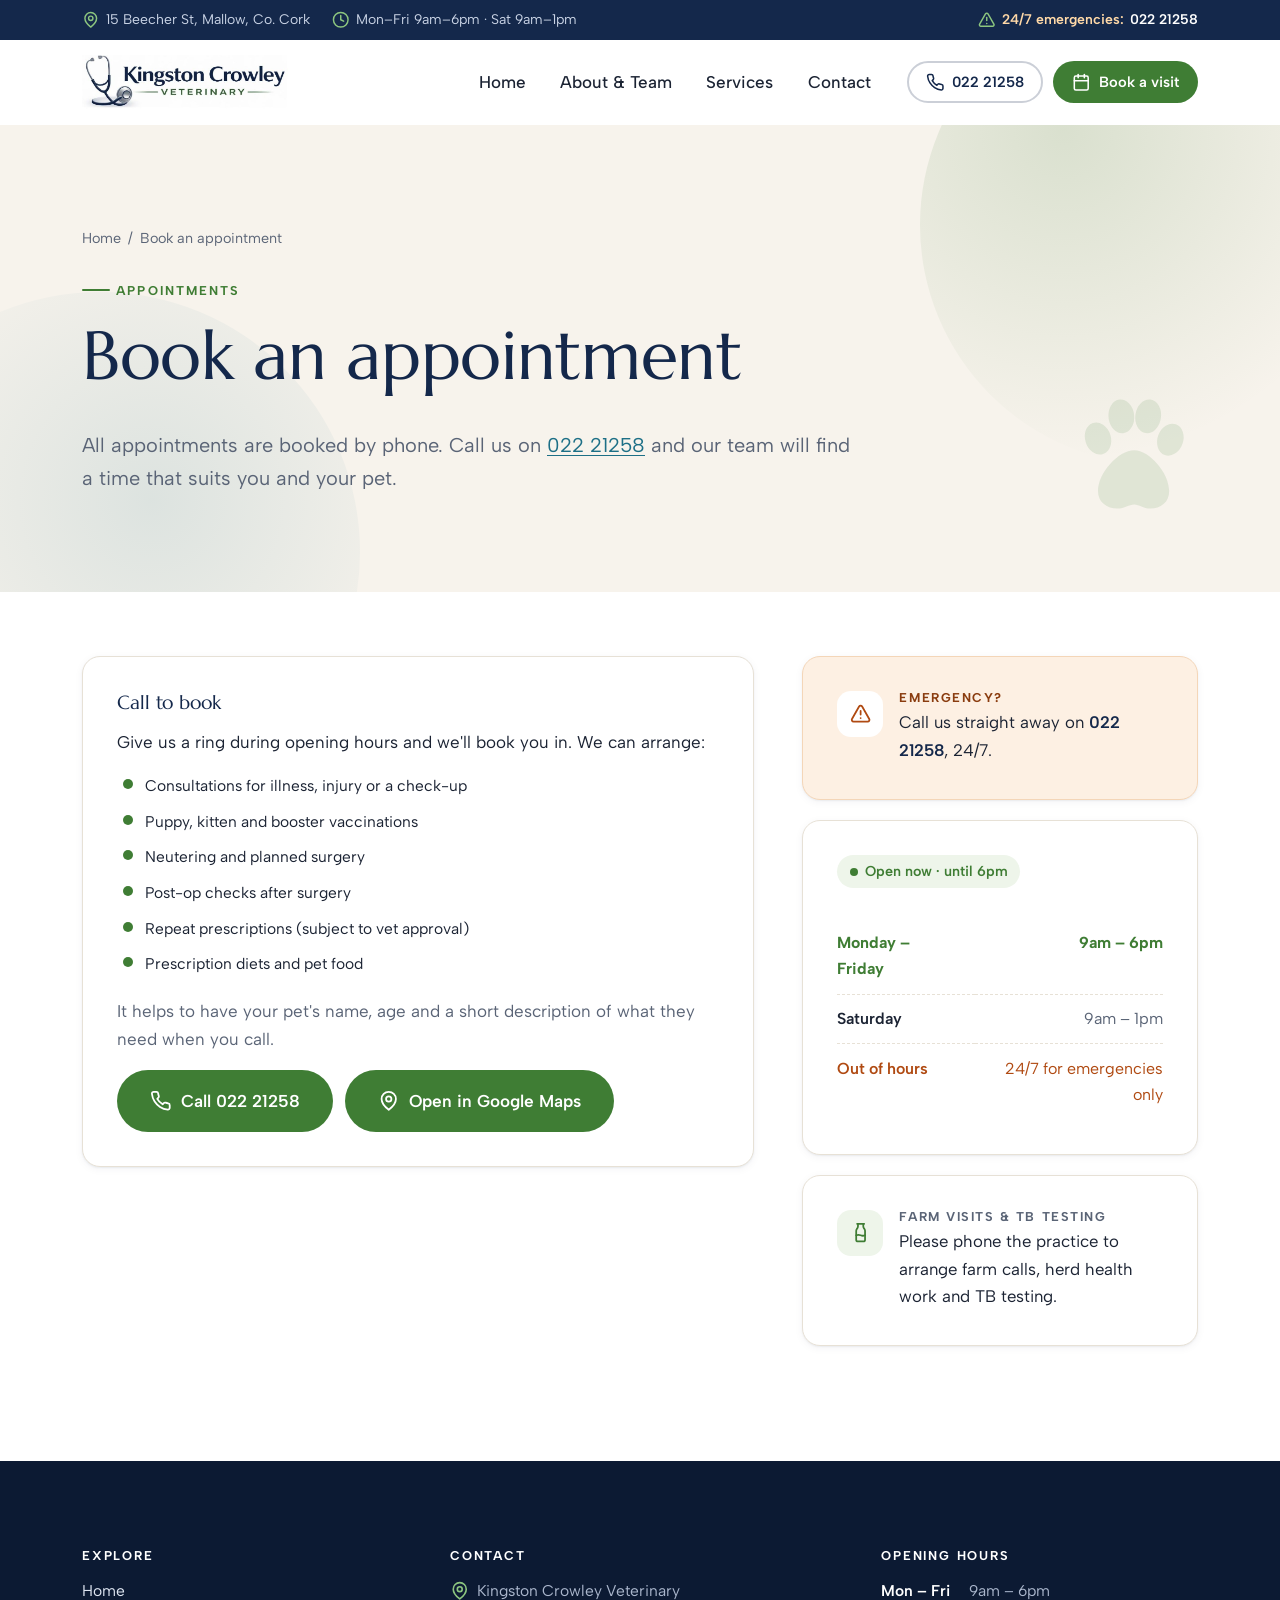
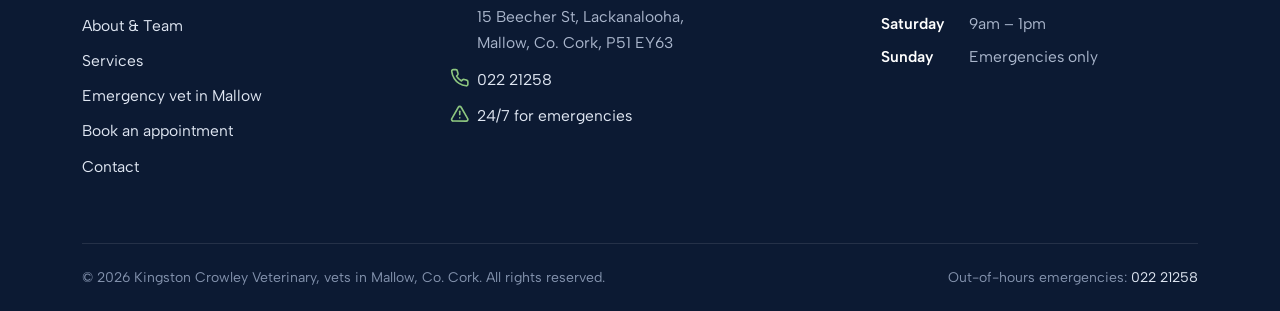
<file: site/book.html>
<!doctype html>
<html lang="en-IE">
<head>
  <meta charset="utf-8">
  <meta name="viewport" content="width=device-width, initial-scale=1">
  <title>Book a Vet Appointment in Mallow | Kingston Crowley Veterinary</title>
  <meta name="description" content="Book a vet appointment in Mallow, Co. Cork by calling Kingston Crowley Veterinary on 022 21258. Same-day appointments and 24/7 emergency care.">
  <meta name="theme-color" content="#14284b">
  <meta property="og:type" content="website">
  <meta property="og:site_name" content="Kingston Crowley Veterinary">
  <meta property="og:title" content="Book a Vet Appointment in Mallow | Kingston Crowley Veterinary">
  <meta property="og:description" content="Book a vet appointment in Mallow, Co. Cork by calling Kingston Crowley Veterinary on 022 21258. Same-day appointments and 24/7 emergency care.">
  <meta property="og:image" content="https://www.kingstoncrowleyveterinary.ie/site/assets/img/hero.jpg">
  <meta property="og:url" content="https://www.kingstoncrowleyveterinary.ie/site/book.html">
  <meta property="og:locale" content="en_IE">
  <meta name="twitter:card" content="summary_large_image">
  <link rel="canonical" href="https://www.kingstoncrowleyveterinary.ie/site/book.html">
  <link rel="icon" type="image/png" href="assets/img/favicon.png">
  <link rel="apple-touch-icon" href="assets/img/favicon.png">
  <link rel="preconnect" href="https://fonts.googleapis.com">
  <link rel="preconnect" href="https://fonts.gstatic.com" crossorigin>
  <link href="https://fonts.googleapis.com/css2?family=Albert+Sans:wght@400;500;600;700&family=Marcellus&display=swap" rel="stylesheet">
  <link rel="stylesheet" href="assets/css/styles.css">
  <script src="assets/js/main.js" defer></script>
</head>
<body>
  <a class="skip-link" href="#main">Skip to content</a>

  <div class="topbar">
    <div class="container">
      <div class="topbar__group">
        <span class="topbar__item"><svg class="icon" aria-hidden="true"><use href="#i-pin"></use></svg>15 Beecher St, Mallow, Co. Cork</span>
        <span class="topbar__item topbar__hide-sm"><svg class="icon" aria-hidden="true"><use href="#i-clock"></use></svg>Mon–Fri 9am–6pm · Sat 9am–1pm</span>
      </div>
      <div class="topbar__group">
        <span class="topbar__item topbar__emergency"><svg class="icon" aria-hidden="true"><use href="#i-alert"></use></svg><span class="topbar__hide-sm"><a href="emergency-vet-mallow.html" style="color:inherit">24/7 emergencies:</a></span> <a href="tel:+3532221258">022 21258</a></span>
      </div>
    </div>
  </div>

  <header class="site-header">
    <div class="container">
      <a class="brand" href="../index.html" aria-label="Kingston Crowley Veterinary – home">
        <img src="assets/img/logo-wordmark.jpg" alt="Kingston Crowley Veterinary" width="790" height="201">
      </a>
      <button class="nav-toggle" type="button" aria-expanded="false" aria-controls="site-nav" aria-label="Open menu">
        <svg class="icon icon-open" aria-hidden="true"><use href="#i-menu"></use></svg><svg class="icon icon-close" aria-hidden="true"><use href="#i-close"></use></svg>
      </button>
      <nav class="nav" id="site-nav" aria-label="Main">
        <ul class="nav__list">
          <li><a class="nav__link" href="../index.html">Home</a></li>
          <li><a class="nav__link" href="about.html">About & Team</a></li>
          <li><a class="nav__link" href="services.html">Services</a></li>
          <li><a class="nav__link" href="contact.html">Contact</a></li>
        </ul>
        <div class="nav__cta">
          <a class="btn btn--ghost btn--sm" href="tel:+3532221258"><svg class="icon" aria-hidden="true"><use href="#i-phone"></use></svg>022 21258</a>
          <a class="btn btn--sm" href="book.html" aria-current="page"><svg class="icon" aria-hidden="true"><use href="#i-calendar"></use></svg>Book a visit</a>
        </div>
      </nav>
    </div>
  </header>

  <main id="main">

    <section class="page-hero">
      <svg class="page-hero__paw" viewBox="0 0 24 24" aria-hidden="true"><use href="#i-paw"></use></svg>
      <div class="container">
        <nav class="breadcrumb" aria-label="Breadcrumb"><a href="../index.html">Home</a><span aria-hidden="true">/</span><span>Book an appointment</span></nav>
        <span class="eyebrow">Appointments</span>
        <h1>Book an appointment</h1>
        <p class="lead">All appointments are booked by phone. Call us on <a href="tel:+3532221258">022 21258</a> and our team will find a time that suits you and your pet.</p>
      </div>
    </section>

    <section class="section" style="padding-top:clamp(40px,5vw,64px)">
      <div class="container request-layout">

        <div class="info-card reveal">
          <h2 class="request-aside__title">Call to book</h2>
          <p>Give us a ring during opening hours and we'll book you in. We can arrange:</p>
          <ul class="request-steps request-steps--plain">
            <li>Consultations for illness, injury or a check-up</li>
            <li>Puppy, kitten and booster vaccinations</li>
            <li>Neutering and planned surgery</li>
            <li>Post-op checks after surgery</li>
            <li>Repeat prescriptions (subject to vet approval)</li>
            <li>Prescription diets and pet food</li>
          </ul>
          <p class="muted">It helps to have your pet's name, age and a short description of what they need when you call.</p>
          <div class="btn-row">
            <a class="btn btn--lg" href="tel:+3532221258"><svg class="icon" aria-hidden="true"><use href="#i-phone"></use></svg>Call 022 21258</a>
            <a class="btn btn--lg" href="https://www.google.com/maps/search/?api=1&amp;query=Kingston+Crowley+Veterinary%2C+15+Beecher+St%2C+Mallow%2C+Co.+Cork+P51+EY63" target="_blank" rel="noopener"><svg class="icon" aria-hidden="true"><use href="#i-pin"></use></svg>Open in Google Maps</a>
          </div>
        </div>

        <aside class="request-aside" aria-label="Before you call">
          <div class="info-card request-alert reveal">
            <div class="info-row">
              <span class="info-row__icon"><svg class="icon" aria-hidden="true"><use href="#i-alert"></use></svg></span>
              <div><h3>Emergency?</h3><p>Call us straight away on <a href="tel:+3532221258">022 21258</a>, 24/7.</p></div>
            </div>
          </div>

          <div class="info-card reveal" data-delay="1">
            <span class="open-status" data-open-status>Opening hours</span>
            <table class="hours">
              <tr data-days="1,2,3,4,5"><th scope="row">Monday – Friday</th><td>9am – 6pm</td></tr>
              <tr data-days="6"><th scope="row">Saturday</th><td>9am – 1pm</td></tr>
              <tr class="is-emergency" data-days="0"><th scope="row">Out of hours</th><td>24/7 for emergencies only</td></tr>
            </table>
          </div>

          <div class="info-card reveal" data-delay="2">
            <div class="info-row">
              <span class="info-row__icon"><svg class="icon" aria-hidden="true"><use href="#i-milk"></use></svg></span>
              <div><h3>Farm visits &amp; TB testing</h3><p>Please phone the practice to arrange farm calls, herd health work and TB testing.</p></div>
            </div>
          </div>
        </aside>

      </div>
    </section>

  </main>

  <footer class="site-footer">
    <div class="container">
      <div class="footer-grid">
        <div>
          <h3>Explore</h3>
          <ul class="footer-list">
            <li><a href="../index.html">Home</a></li>
            <li><a href="about.html">About &amp; Team</a></li>
            <li><a href="services.html">Services</a></li>
            <li><a href="emergency-vet-mallow.html">Emergency vet in Mallow</a></li>
            <li><a href="book.html">Book an appointment</a></li>
            <li><a href="contact.html">Contact</a></li>
          </ul>
        </div>
        <div>
          <h3>Contact</h3>
          <ul class="footer-list">
            <li style="display:flex"><svg class="icon" aria-hidden="true"><use href="#i-pin"></use></svg><span>Kingston Crowley Veterinary<br>15 Beecher St, Lackanalooha,<br>Mallow, Co. Cork, P51 EY63</span></li>
            <li><svg class="icon" aria-hidden="true"><use href="#i-phone"></use></svg><a href="tel:+3532221258">022 21258</a></li>
            <li><svg class="icon" aria-hidden="true"><use href="#i-alert"></use></svg><a href="emergency-vet-mallow.html">24/7 for emergencies</a></li>
          </ul>
        </div>
        <div>
          <h3>Opening hours</h3>
          <dl class="footer-hours">
            <dt>Mon – Fri</dt><dd>9am – 6pm</dd>
            <dt>Saturday</dt><dd>9am – 1pm</dd>
            <dt>Sunday</dt><dd>Emergencies only</dd>
          </dl>
        </div>
      </div>
      <div class="footer-bottom">
        <span>© <span data-year>2026</span> Kingston Crowley Veterinary, vets in Mallow, Co. Cork. All rights reserved.</span>
        <span>Out-of-hours emergencies: <a href="tel:+3532221258">022 21258</a></span>
      </div>
    </div>
  </footer>

  <div class="mobile-bar" aria-label="Quick actions">
    <a class="btn btn--navy" href="tel:+3532221258"><svg class="icon" aria-hidden="true"><use href="#i-phone"></use></svg>Call us</a>
    <a class="btn" href="book.html"><svg class="icon" aria-hidden="true"><use href="#i-calendar"></use></svg>Book a visit</a>
  </div>
</body>
</html>
</file>
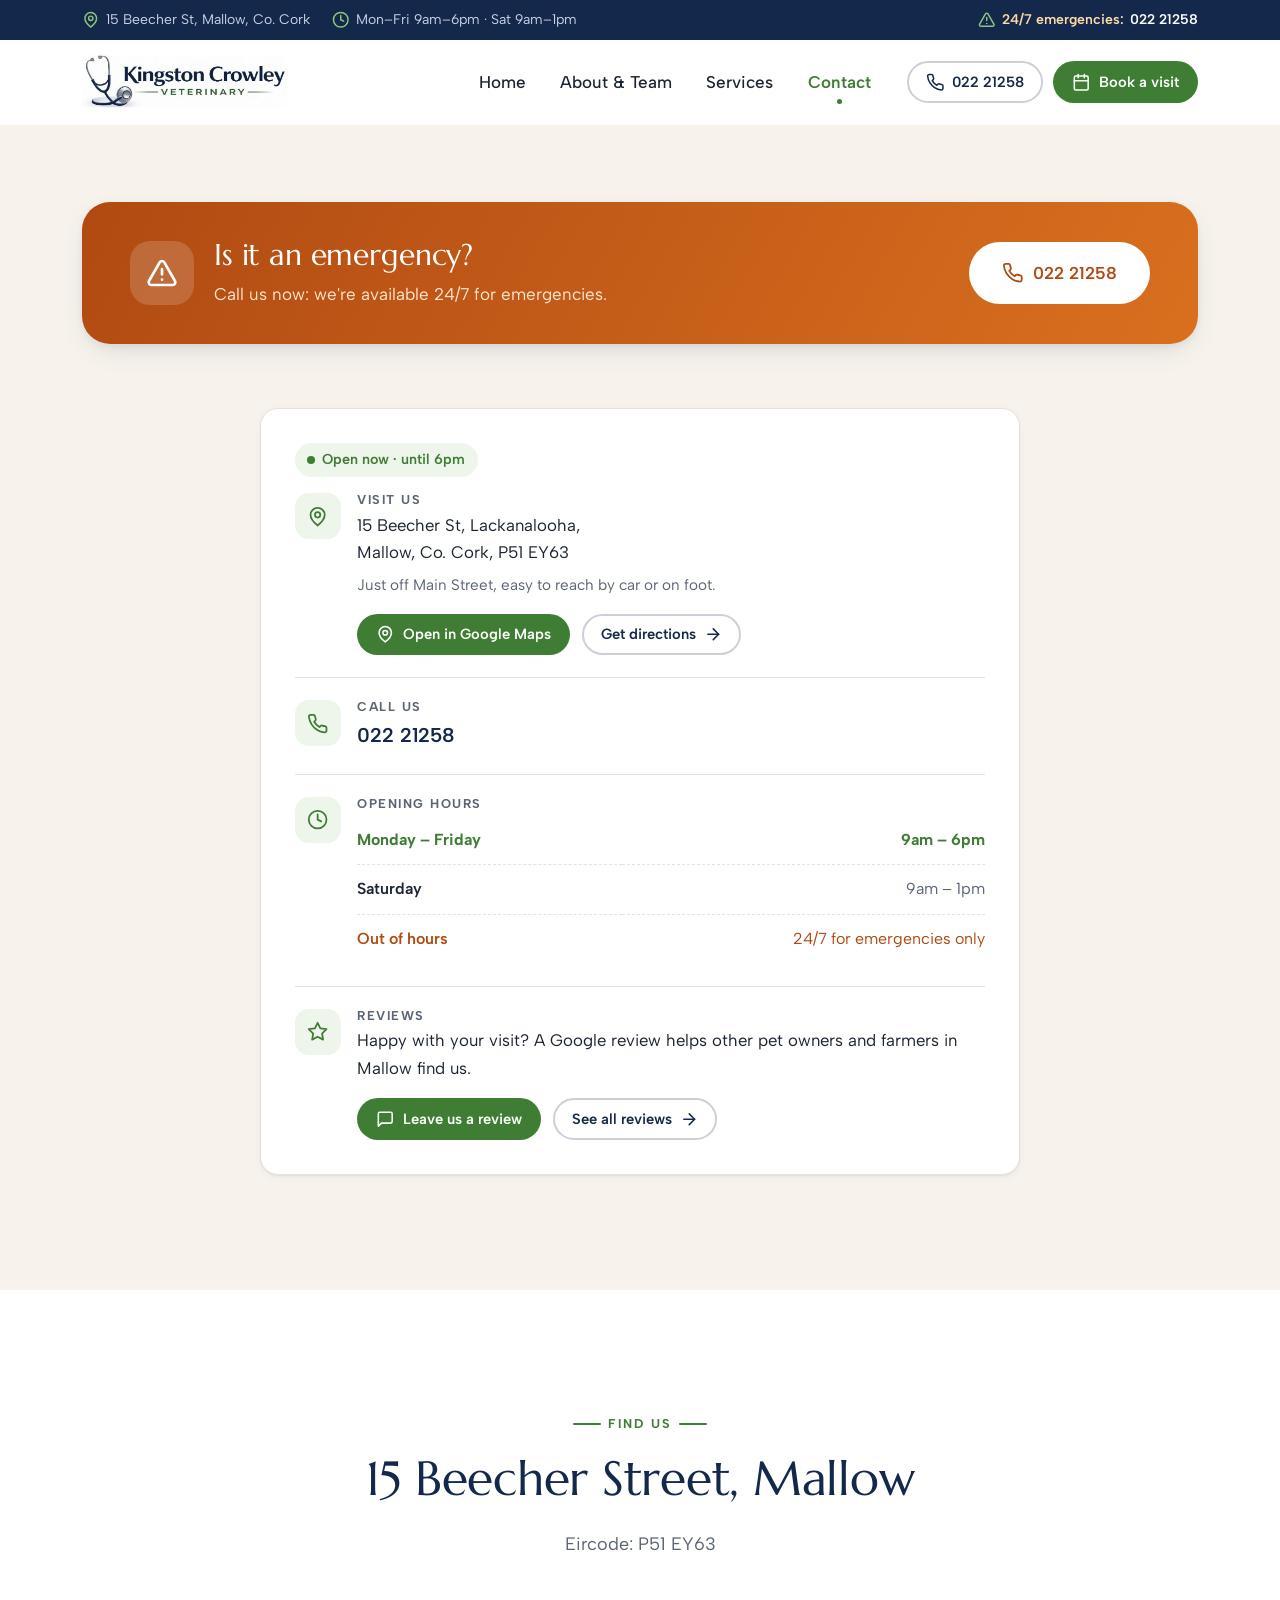
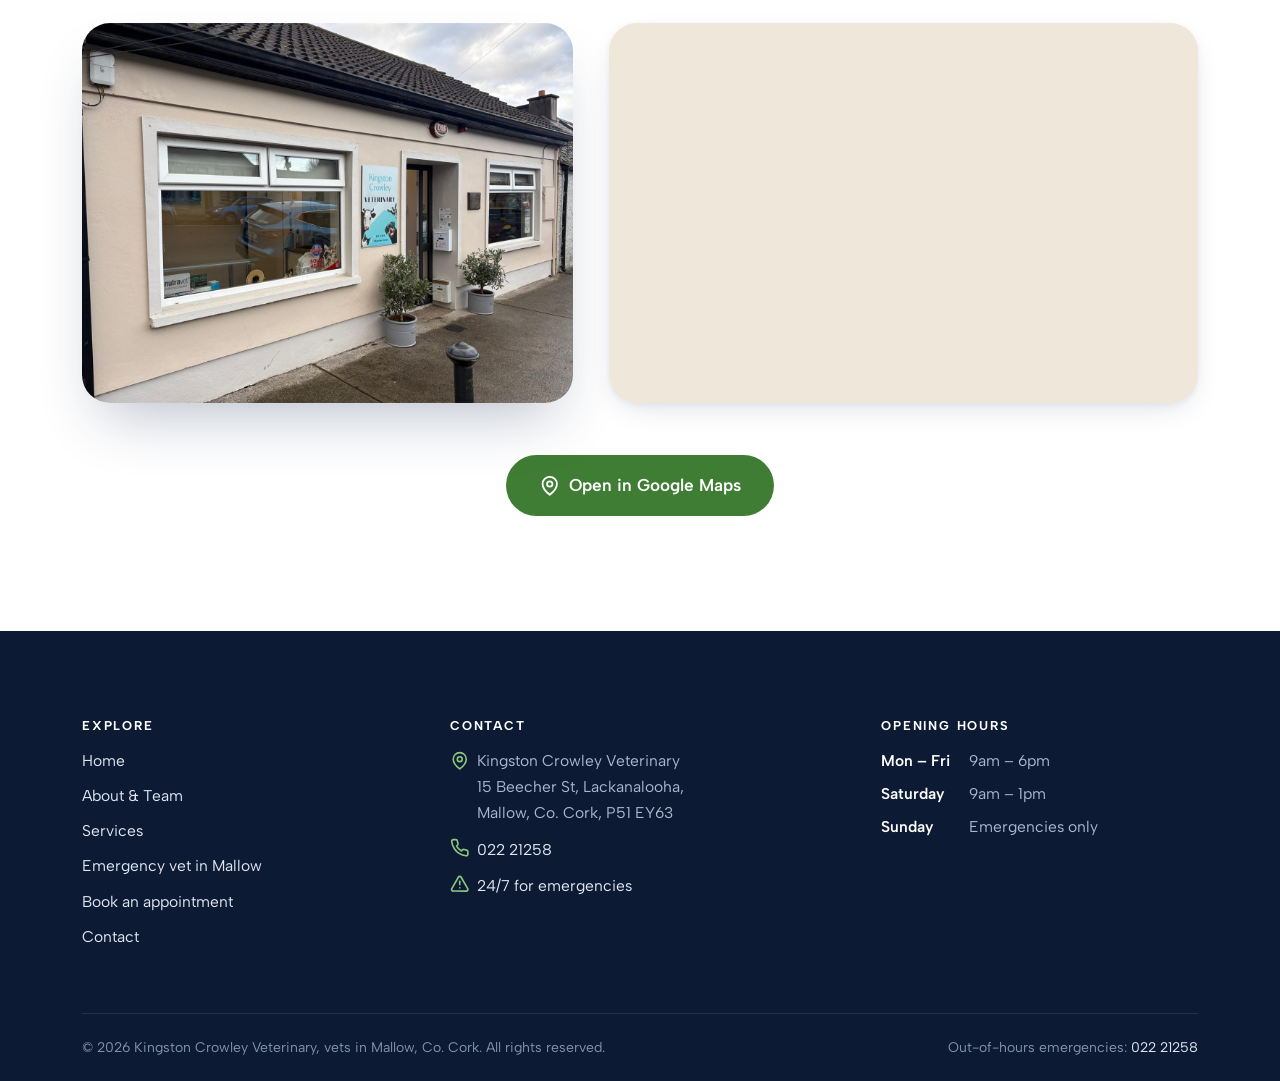
<file: site/contact.html>
<!doctype html>
<html lang="en-IE">
<head>
  <meta charset="utf-8">
  <meta name="viewport" content="width=device-width, initial-scale=1">
  <title>Contact Your Vet in Mallow | Kingston Crowley Veterinary</title>
  <meta name="description" content="Find Kingston Crowley Veterinary at 15 Beecher St, Mallow, Co. Cork. Call 022 21258. Opening hours, directions and 24/7 emergency vet number.">
  <meta name="theme-color" content="#14284b">
  <meta property="og:type" content="website">
  <meta property="og:site_name" content="Kingston Crowley Veterinary">
  <meta property="og:title" content="Contact Your Vet in Mallow | Kingston Crowley Veterinary">
  <meta property="og:description" content="Find Kingston Crowley Veterinary at 15 Beecher St, Mallow, Co. Cork. Call 022 21258. Opening hours, directions and 24/7 emergency vet number.">
  <meta property="og:image" content="https://www.kingstoncrowleyveterinary.ie/site/assets/img/hero.jpg">
  <meta property="og:url" content="https://www.kingstoncrowleyveterinary.ie/site/contact.html">
  <meta property="og:locale" content="en_IE">
  <meta name="twitter:card" content="summary_large_image">
  <link rel="canonical" href="https://www.kingstoncrowleyveterinary.ie/site/contact.html">
  <link rel="icon" type="image/png" href="assets/img/favicon.png">
  <link rel="apple-touch-icon" href="assets/img/favicon.png">
  <link rel="preconnect" href="https://fonts.googleapis.com">
  <link rel="preconnect" href="https://fonts.gstatic.com" crossorigin>
  <link href="https://fonts.googleapis.com/css2?family=Albert+Sans:wght@400;500;600;700&family=Marcellus&display=swap" rel="stylesheet">
  <link rel="stylesheet" href="assets/css/styles.css">
  <script src="assets/js/main.js" defer></script>
  <script type="application/ld+json">
  {
    "@context": "https://schema.org",
    "@type": "VeterinaryCare",
    "name": "Kingston Crowley Veterinary",
    "@id": "https://www.kingstoncrowleyveterinary.ie/#practice",
    "url": "https://www.kingstoncrowleyveterinary.ie/",
    "image": "https://www.kingstoncrowleyveterinary.ie/site/assets/img/building.jpg",
    "logo": "https://www.kingstoncrowleyveterinary.ie/site/assets/img/logo-emblem.jpg",
    "telephone": "+353 22 21258",
    "address": {
      "@type": "PostalAddress",
      "streetAddress": "15 Beecher St, Lackanalooha",
      "addressLocality": "Mallow",
      "addressRegion": "Co. Cork",
      "postalCode": "P51 EY63",
      "addressCountry": "IE"
    },
    "geo": { "@type": "GeoCoordinates", "latitude": 52.1415852, "longitude": -8.6510727 },
    "openingHoursSpecification": [
      { "@type": "OpeningHoursSpecification", "dayOfWeek": ["Monday","Tuesday","Wednesday","Thursday","Friday"], "opens": "09:00", "closes": "18:00" },
      { "@type": "OpeningHoursSpecification", "dayOfWeek": "Saturday", "opens": "09:00", "closes": "13:00" }
    ],
    "areaServed": ["Mallow", "North Cork", "County Cork"],
    "description": "Mixed veterinary practice in Mallow, Co. Cork: companion animals, farm animals and 24/7 emergency care."
  }
  </script>
</head>
<body>
  <a class="skip-link" href="#main">Skip to content</a>

  <div class="topbar">
    <div class="container">
      <div class="topbar__group">
        <span class="topbar__item"><svg class="icon" aria-hidden="true"><use href="#i-pin"></use></svg>15 Beecher St, Mallow, Co. Cork</span>
        <span class="topbar__item topbar__hide-sm"><svg class="icon" aria-hidden="true"><use href="#i-clock"></use></svg>Mon–Fri 9am–6pm · Sat 9am–1pm</span>
      </div>
      <div class="topbar__group">
        <span class="topbar__item topbar__emergency"><svg class="icon" aria-hidden="true"><use href="#i-alert"></use></svg><span class="topbar__hide-sm"><a href="emergency-vet-mallow.html" style="color:inherit">24/7 emergencies:</a></span> <a href="tel:+3532221258">022 21258</a></span>
      </div>
    </div>
  </div>

  <header class="site-header">
    <div class="container">
      <a class="brand" href="../index.html" aria-label="Kingston Crowley Veterinary – home">
        <img src="assets/img/logo-wordmark.jpg" alt="Kingston Crowley Veterinary" width="790" height="201">
      </a>
      <button class="nav-toggle" type="button" aria-expanded="false" aria-controls="site-nav" aria-label="Open menu">
        <svg class="icon icon-open" aria-hidden="true"><use href="#i-menu"></use></svg><svg class="icon icon-close" aria-hidden="true"><use href="#i-close"></use></svg>
      </button>
      <nav class="nav" id="site-nav" aria-label="Main">
        <ul class="nav__list">
          <li><a class="nav__link" href="../index.html">Home</a></li>
          <li><a class="nav__link" href="about.html">About & Team</a></li>
          <li><a class="nav__link" href="services.html">Services</a></li>
          <li><a class="nav__link" href="contact.html" aria-current="page">Contact</a></li>
        </ul>
        <div class="nav__cta">
          <a class="btn btn--ghost btn--sm" href="tel:+3532221258"><svg class="icon" aria-hidden="true"><use href="#i-phone"></use></svg>022 21258</a>
          <a class="btn btn--sm" href="book.html"><svg class="icon" aria-hidden="true"><use href="#i-calendar"></use></svg>Book a visit</a>
        </div>
      </nav>
    </div>
  </header>

  <main id="main">

    <section class="section section--cream" style="padding-top:clamp(40px,6vw,80px)">
      <h1 class="sr-only">Contact us</h1>
      <div class="container">
        <div class="emergency reveal" style="margin-bottom:clamp(40px,5vw,64px)">
          <div class="emergency__text">
            <span class="emergency__icon"><svg class="icon" aria-hidden="true"><use href="#i-alert"></use></svg></span>
            <div>
              <h2 style="font-size:clamp(1.4rem,2.6vw,1.9rem)">Is it an emergency?</h2>
              <p>Call us now: we're available 24/7 for emergencies.</p>
            </div>
          </div>
          <a class="btn btn--lg" href="tel:+3532221258"><svg class="icon" aria-hidden="true"><use href="#i-phone"></use></svg>022 21258</a>
        </div>

        <div class="visit-grid visit-grid--single">
          <div class="info-card reveal">
            <span class="open-status" data-open-status>Opening hours</span>
            <div class="info-row">
              <span class="info-row__icon"><svg class="icon" aria-hidden="true"><use href="#i-pin"></use></svg></span>
              <div>
                <h3>Visit us</h3>
                <address>15 Beecher St, Lackanalooha,<br>Mallow, Co. Cork, P51 EY63</address>
                <p class="muted" style="font-size:.95rem;margin-top:.4em">Just off Main Street, easy to reach by car or on foot.</p>
                <div class="btn-row" style="margin-top:.9em">
                  <a class="btn btn--sm" href="https://www.google.com/maps/search/?api=1&amp;query=Kingston+Crowley+Veterinary%2C+15+Beecher+St%2C+Mallow%2C+Co.+Cork+P51+EY63" target="_blank" rel="noopener"><svg class="icon" aria-hidden="true"><use href="#i-pin"></use></svg>Open in Google Maps</a>
                  <a class="btn btn--sm btn--ghost" href="https://www.google.com/maps/dir/?api=1&amp;destination=52.1415852,-8.6510727" target="_blank" rel="noopener">Get directions <svg class="icon" aria-hidden="true"><use href="#i-arrow"></use></svg></a>
                </div>
              </div>
            </div>
            <div class="info-row">
              <span class="info-row__icon"><svg class="icon" aria-hidden="true"><use href="#i-phone"></use></svg></span>
              <div><h3>Call us</h3><p><a href="tel:+3532221258" style="font-size:1.25rem">022 21258</a></p></div>
            </div>
            <div class="info-row">
              <span class="info-row__icon"><svg class="icon" aria-hidden="true"><use href="#i-clock"></use></svg></span>
              <div style="flex:1">
                <h3>Opening hours</h3>
                <table class="hours">
                  <tr data-days="1,2,3,4,5"><th scope="row">Monday – Friday</th><td>9am – 6pm</td></tr>
                  <tr data-days="6"><th scope="row">Saturday</th><td>9am – 1pm</td></tr>
                  <tr class="is-emergency" data-days="0"><th scope="row">Out of hours</th><td>24/7 for emergencies only</td></tr>
                </table>
              </div>
            </div>
            <!-- GOOGLE REVIEWS: "Leave us a review" opens the Google listing for now. Once you have the Place ID (starts ChIJ...), change its href to
                 https://search.google.com/local/writereview?placeid=YOUR_PLACE_ID to open the review box directly (also in contact.html / index.html). -->
            <div class="info-row">
              <span class="info-row__icon"><svg class="icon" aria-hidden="true"><use href="#i-star"></use></svg></span>
              <div>
                <h3>Reviews</h3>
                <p style="margin:0">Happy with your visit? A Google review helps other pet owners and farmers in Mallow find us.</p>
                <div class="btn-row" style="margin-top:.9em">
                  <a class="btn btn--sm" href="https://www.google.com/maps/search/?api=1&amp;query=Kingston+Crowley+Veterinary%2C+15+Beecher+St%2C+Mallow%2C+Co.+Cork+P51+EY63" target="_blank" rel="noopener"><svg class="icon" aria-hidden="true"><use href="#i-message"></use></svg>Leave us a review</a>
                  <a class="btn btn--sm btn--ghost" href="https://www.google.com/maps/search/?api=1&amp;query=Kingston+Crowley+Veterinary%2C+15+Beecher+St%2C+Mallow%2C+Co.+Cork+P51+EY63" target="_blank" rel="noopener">See all reviews <svg class="icon" aria-hidden="true"><use href="#i-arrow"></use></svg></a>
                </div>
              </div>
            </div>
          </div>

          <!-- CONTACT FORM: hidden for now (the practice prefers phone calls).
               To turn it back on: remove the "hidden" attribute below, and remove "visit-grid--single" from the div above. -->
          <div class="info-card reveal" data-delay="1" hidden>
            <h2 style="font-size:clamp(1.6rem,2.6vw,2rem)">Send us a message</h2>
            <p class="muted">For general enquiries, use this form to reach us by email and we'll get back to you as soon as we can. To arrange an appointment, please <a href="tel:+3532221258">call us on 022 21258</a>.</p>
            <!-- Messages are emailed via FormSubmit (https://formsubmit.co). To send them to a different inbox,
                 change the email address at the end of the action URL below (see site/README.md). -->
            <form class="form" action="https://formsubmit.co/ajax/kingstoncrowleyveterinary@gmail.com" method="POST" data-contact-form
                  data-subject="Website enquiry: {topic} from {name}">
              <div class="form__row">
                <div class="field">
                  <label for="c-name">Name</label>
                  <input id="c-name" name="name" type="text" autocomplete="name" required>
                </div>
                <div class="field">
                  <label for="c-email">Email</label>
                  <input id="c-email" name="email" type="email" autocomplete="email" required>
                </div>
              </div>
              <div class="form__row">
                <div class="field">
                  <label for="c-phone">Phone <span class="opt">(optional)</span></label>
                  <input id="c-phone" name="phone" type="tel" autocomplete="tel">
                </div>
                <div class="field">
                  <label for="c-topic">About</label>
                  <select id="c-topic" name="topic">
                    <option>General enquiry</option>
                    <option>Pet / small animal</option>
                    <option>Farm / large animal</option>
                    <option>Pharmacy, diets &amp; pet food</option>
                    <option>Other</option>
                  </select>
                </div>
              </div>
              <div class="field">
                <label for="c-message">Message</label>
                <textarea id="c-message" name="message" required></textarea>
              </div>
              <div class="hp" aria-hidden="true"><label>Leave this empty <input type="text" name="_honey" tabindex="-1" autocomplete="off"></label></div>
              <div class="form__status" role="status" aria-live="polite"></div>
              <div><button class="btn btn--lg" type="submit"><svg class="icon" aria-hidden="true"><use href="#i-mail"></use></svg>Send message</button></div>
              <p class="form__note">Please don't use this form for emergencies. Call 022 21258 instead.</p>
            </form>
          </div>
        </div>
      </div>
    </section>

    <section class="section">
      <div class="container">
        <div class="section-head reveal">
          <span class="eyebrow">Find us</span>
          <h2>15 Beecher Street, Mallow</h2>
          <p>Eircode: P51 EY63</p>
        </div>
        <div class="visit-grid">
          <div class="split__media reveal">
            <img src="assets/img/building.jpg" alt="The front of Kingston Crowley Veterinary on Beecher Street" width="1400" height="1050" loading="lazy" style="height:100%">
          </div>
          <div class="map reveal" data-delay="1">
            <iframe title="Map showing Kingston Crowley Veterinary, 15 Beecher St, Mallow" src="https://maps.google.com/maps?q=52.1415852,-8.6510727&amp;z=17&amp;output=embed" loading="lazy" referrerpolicy="no-referrer-when-downgrade"></iframe>
          </div>
        </div>
        <div class="btn-row mt-lg reveal" style="justify-content:center">
          <a class="btn btn--lg" href="https://www.google.com/maps/search/?api=1&amp;query=Kingston+Crowley+Veterinary%2C+15+Beecher+St%2C+Mallow%2C+Co.+Cork+P51+EY63" target="_blank" rel="noopener"><svg class="icon" aria-hidden="true"><use href="#i-pin"></use></svg>Open in Google Maps</a>
        </div>
      </div>
    </section>

  </main>

  <footer class="site-footer">
    <div class="container">
      <div class="footer-grid">
        <div>
          <h3>Explore</h3>
          <ul class="footer-list">
            <li><a href="../index.html">Home</a></li>
            <li><a href="about.html">About &amp; Team</a></li>
            <li><a href="services.html">Services</a></li>
            <li><a href="emergency-vet-mallow.html">Emergency vet in Mallow</a></li>
            <li><a href="book.html">Book an appointment</a></li>
            <li><a href="contact.html">Contact</a></li>
          </ul>
        </div>
        <div>
          <h3>Contact</h3>
          <ul class="footer-list">
            <li style="display:flex"><svg class="icon" aria-hidden="true"><use href="#i-pin"></use></svg><span>Kingston Crowley Veterinary<br>15 Beecher St, Lackanalooha,<br>Mallow, Co. Cork, P51 EY63</span></li>
            <li><svg class="icon" aria-hidden="true"><use href="#i-phone"></use></svg><a href="tel:+3532221258">022 21258</a></li>
            <li><svg class="icon" aria-hidden="true"><use href="#i-alert"></use></svg><a href="emergency-vet-mallow.html">24/7 for emergencies</a></li>
          </ul>
        </div>
        <div>
          <h3>Opening hours</h3>
          <dl class="footer-hours">
            <dt>Mon – Fri</dt><dd>9am – 6pm</dd>
            <dt>Saturday</dt><dd>9am – 1pm</dd>
            <dt>Sunday</dt><dd>Emergencies only</dd>
          </dl>
        </div>
      </div>
      <div class="footer-bottom">
        <span>© <span data-year>2026</span> Kingston Crowley Veterinary, vets in Mallow, Co. Cork. All rights reserved.</span>
        <span>Out-of-hours emergencies: <a href="tel:+3532221258">022 21258</a></span>
      </div>
    </div>
  </footer>

  <div class="mobile-bar" aria-label="Quick actions">
    <a class="btn btn--navy" href="tel:+3532221258"><svg class="icon" aria-hidden="true"><use href="#i-phone"></use></svg>Call us</a>
    <a class="btn" href="book.html"><svg class="icon" aria-hidden="true"><use href="#i-calendar"></use></svg>Book a visit</a>
  </div>
</body>
</html>
</file>
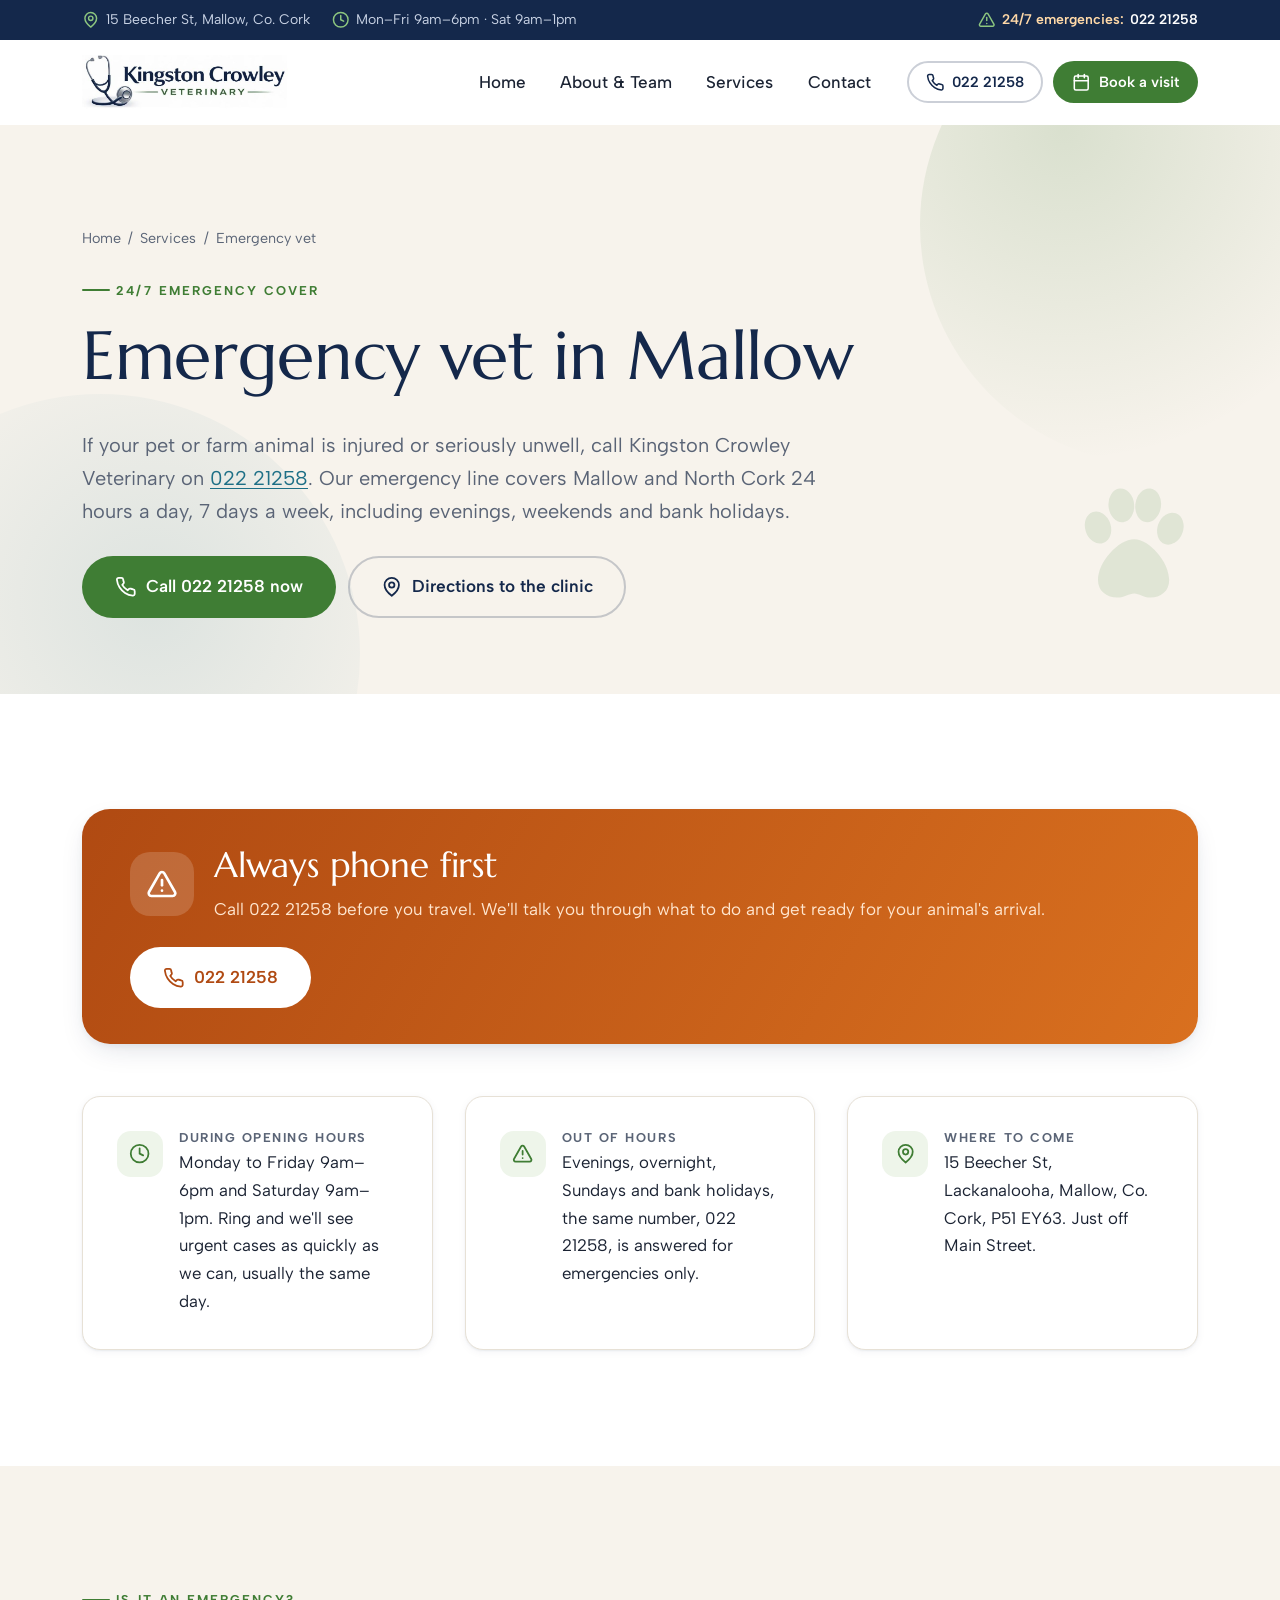
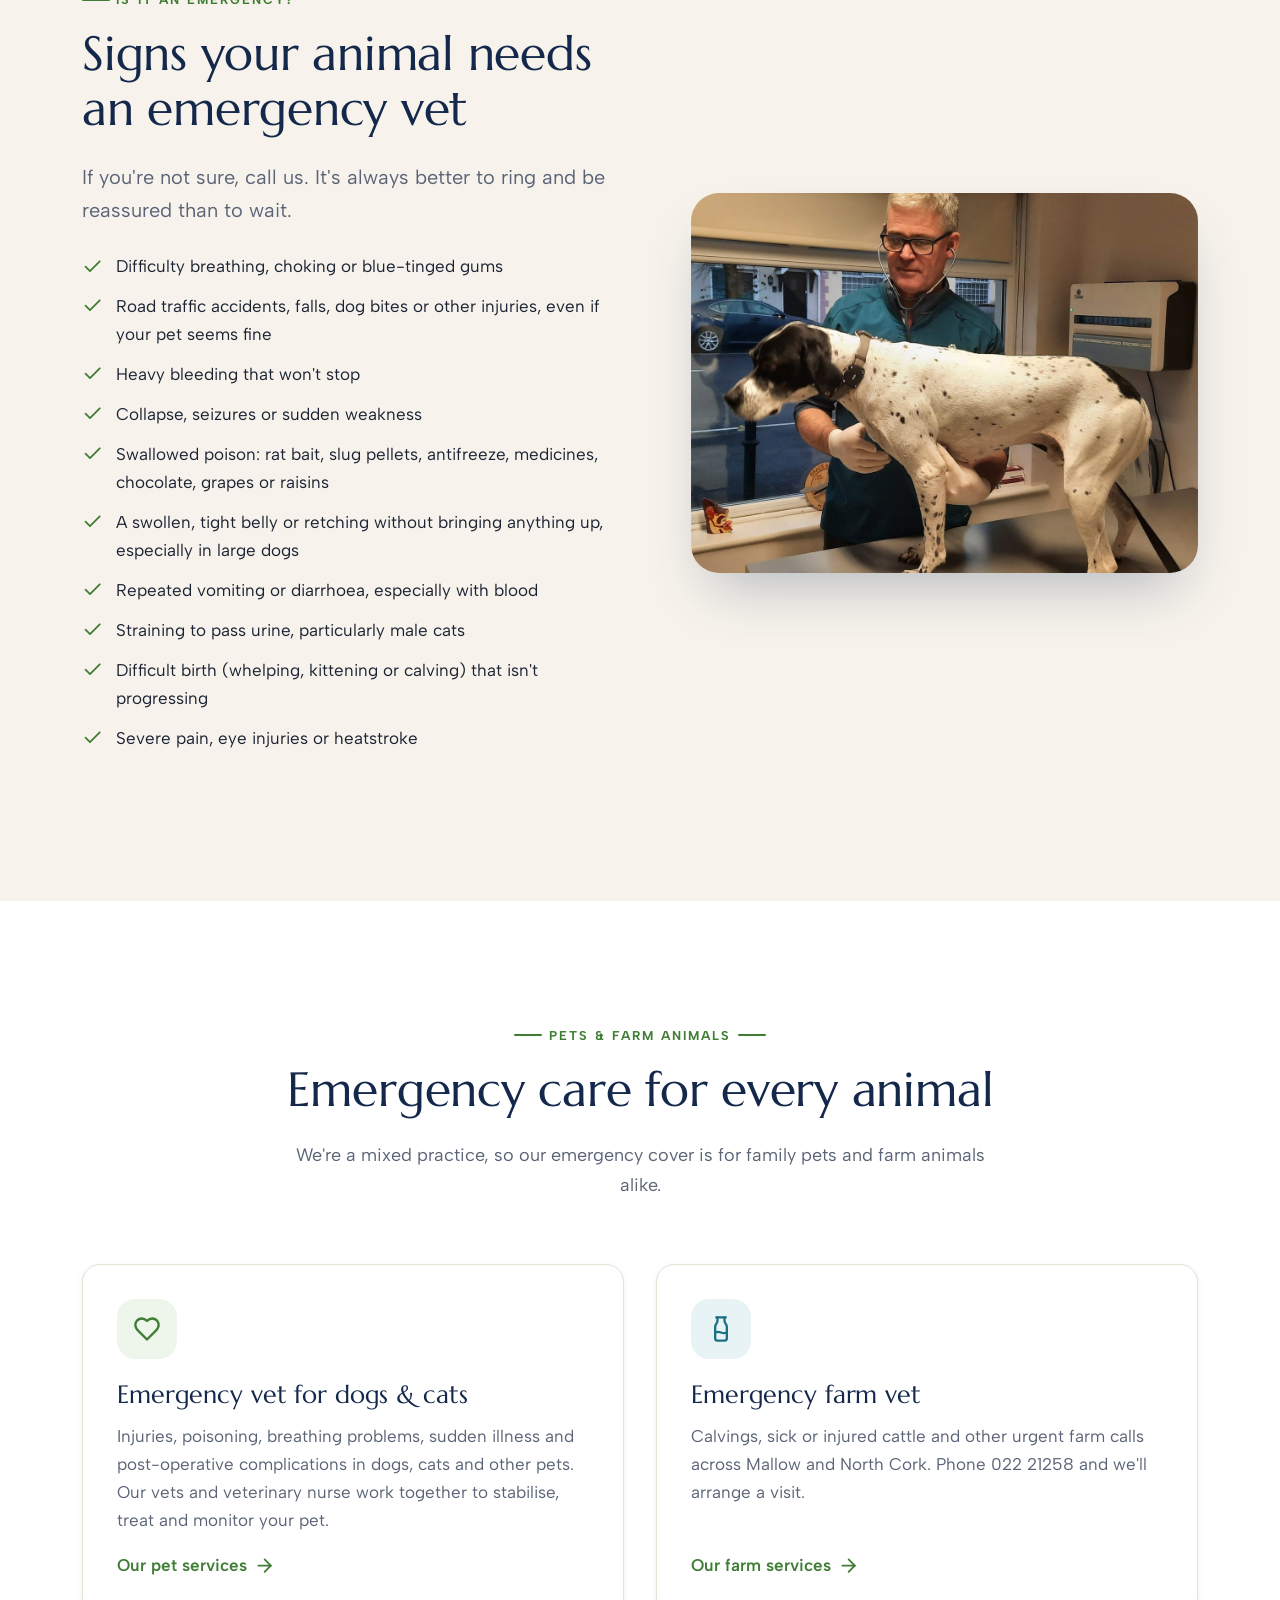
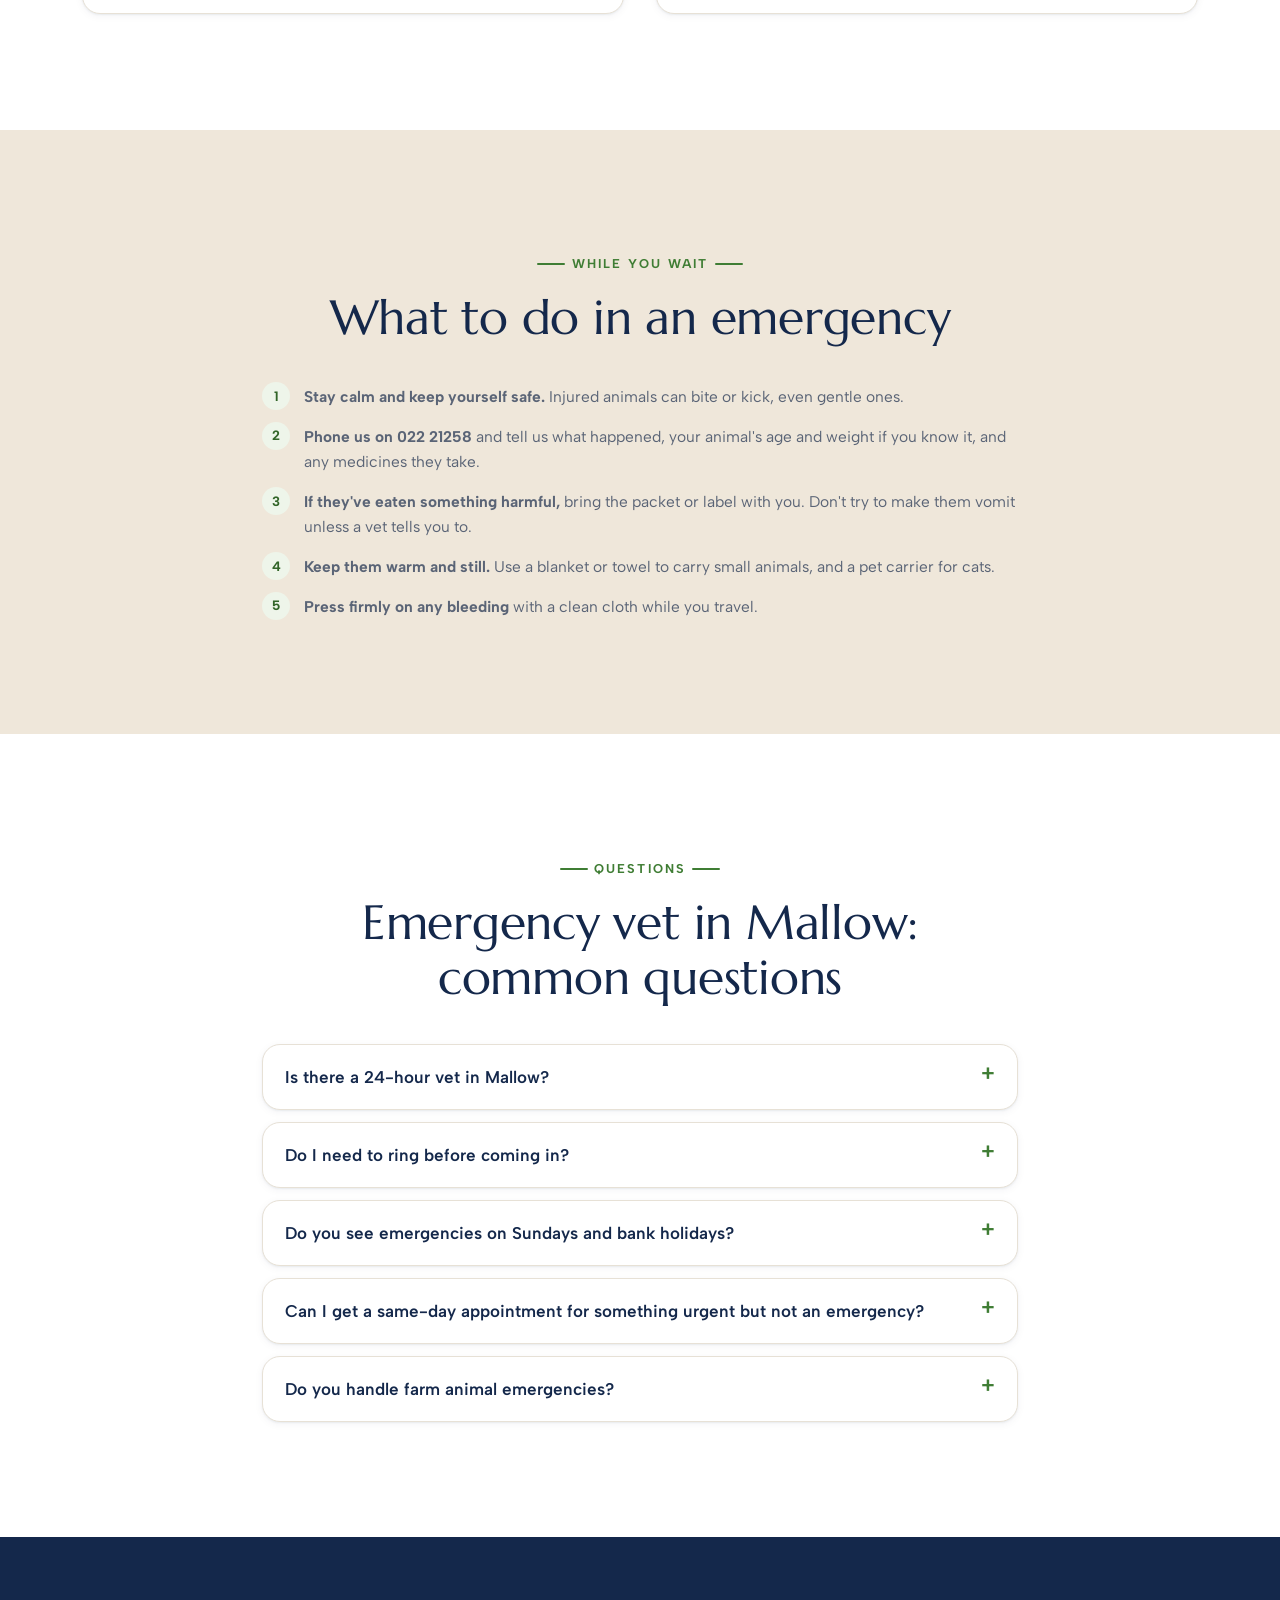
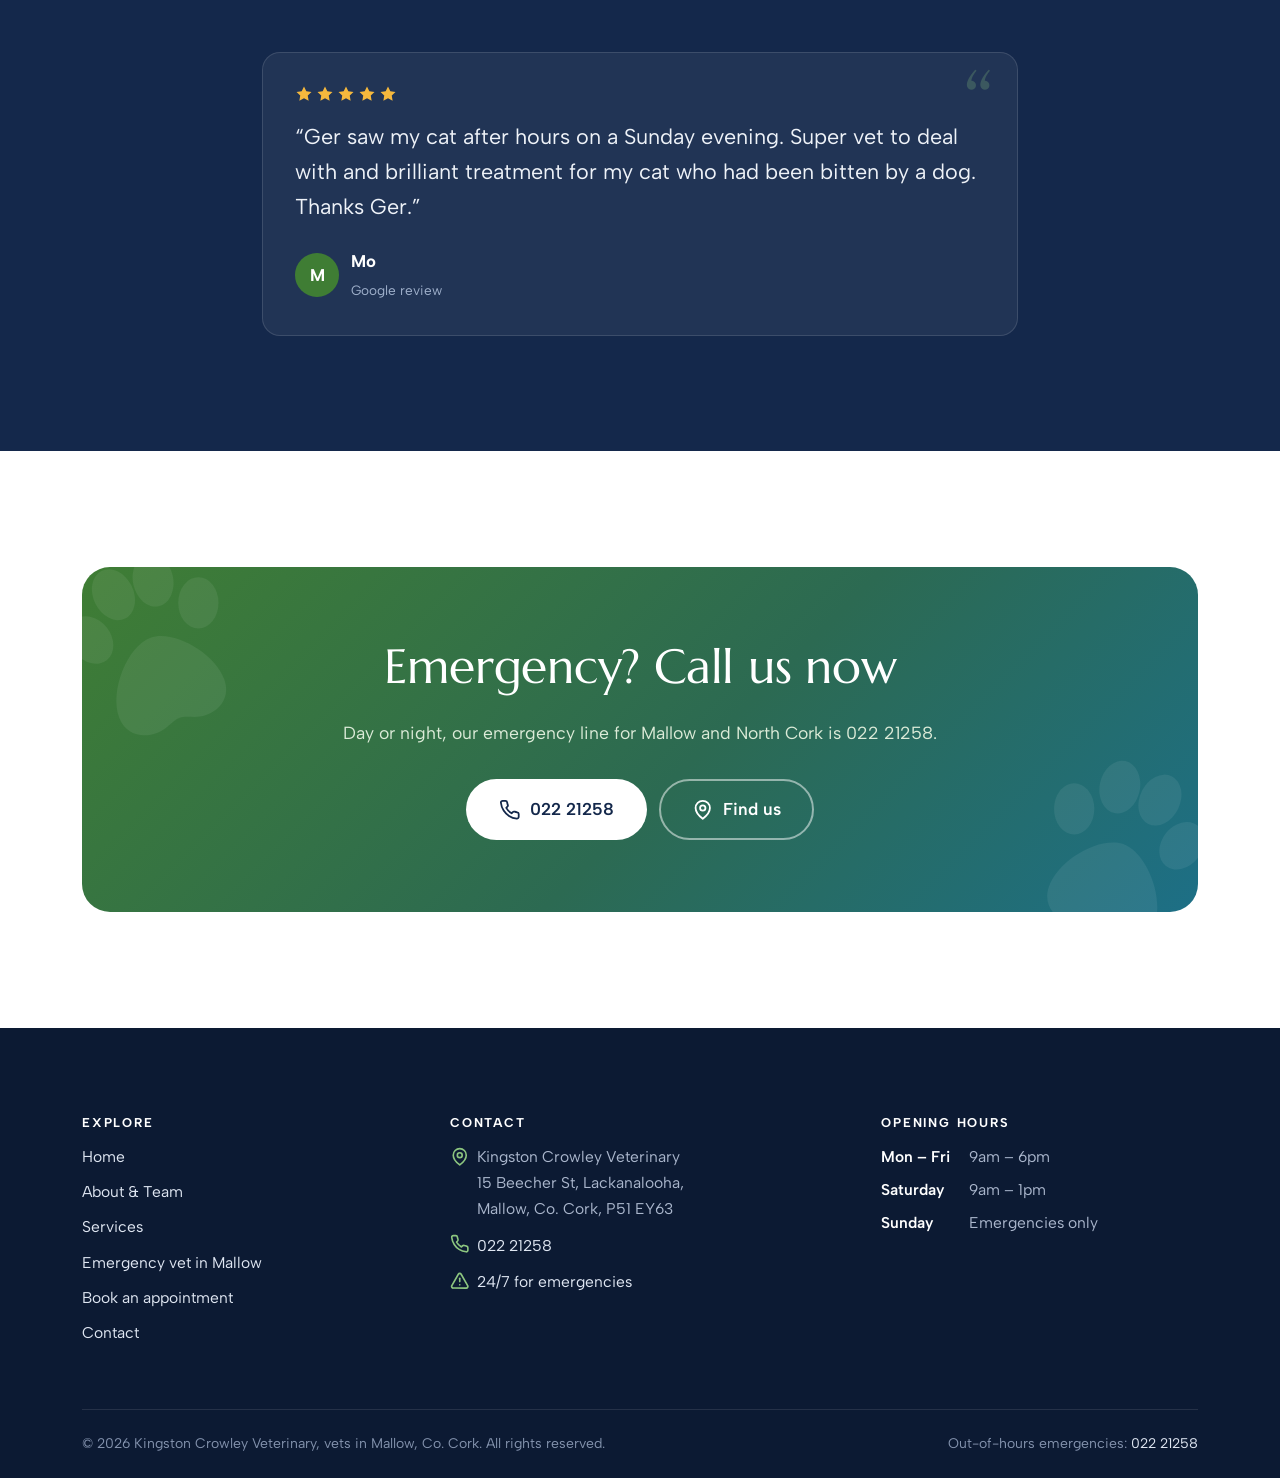
<file: site/emergency-vet-mallow.html>
<!doctype html>
<html lang="en-IE">
<head>
  <meta charset="utf-8">
  <meta name="viewport" content="width=device-width, initial-scale=1">
  <title>Emergency Vet in Mallow, Co. Cork | 24/7 | Kingston Crowley Veterinary</title>
  <meta name="description" content="Need an emergency vet in Mallow? Kingston Crowley Veterinary on Beecher Street answers emergency calls 24/7, including evenings, weekends and bank holidays. Call 022 21258.">
  <meta name="theme-color" content="#14284b">
  <meta property="og:type" content="website">
  <meta property="og:site_name" content="Kingston Crowley Veterinary">
  <meta property="og:title" content="Emergency Vet in Mallow, Co. Cork | 24/7 | Kingston Crowley Veterinary">
  <meta property="og:description" content="Need an emergency vet in Mallow? Kingston Crowley Veterinary on Beecher Street answers emergency calls 24/7, including evenings, weekends and bank holidays. Call 022 21258.">
  <meta property="og:image" content="https://www.kingstoncrowleyveterinary.ie/site/assets/img/ger-with-dog.jpg">
  <meta property="og:url" content="https://www.kingstoncrowleyveterinary.ie/site/emergency-vet-mallow.html">
  <meta property="og:locale" content="en_IE">
  <meta name="twitter:card" content="summary_large_image">
  <link rel="canonical" href="https://www.kingstoncrowleyveterinary.ie/site/emergency-vet-mallow.html">
  <link rel="icon" type="image/png" href="assets/img/favicon.png">
  <link rel="apple-touch-icon" href="assets/img/favicon.png">
  <link rel="preconnect" href="https://fonts.googleapis.com">
  <link rel="preconnect" href="https://fonts.gstatic.com" crossorigin>
  <link href="https://fonts.googleapis.com/css2?family=Albert+Sans:wght@400;500;600;700&family=Marcellus&display=swap" rel="stylesheet">
  <link rel="stylesheet" href="assets/css/styles.css">
  <script src="assets/js/main.js" defer></script>
  <script type="application/ld+json">
  {
    "@context": "https://schema.org",
    "@graph": [
      {
        "@type": ["VeterinaryCare", "EmergencyService"],
        "@id": "https://www.kingstoncrowleyveterinary.ie/#practice",
        "name": "Kingston Crowley Veterinary",
        "url": "https://www.kingstoncrowleyveterinary.ie/",
        "image": "https://www.kingstoncrowleyveterinary.ie/site/assets/img/building.jpg",
        "telephone": "+353 22 21258",
        "address": {
          "@type": "PostalAddress",
          "streetAddress": "15 Beecher St, Lackanalooha",
          "addressLocality": "Mallow",
          "addressRegion": "Co. Cork",
          "postalCode": "P51 EY63",
          "addressCountry": "IE"
        },
        "geo": { "@type": "GeoCoordinates", "latitude": 52.1415852, "longitude": -8.6510727 },
        "areaServed": ["Mallow", "North Cork", "County Cork"]
      },
      {
        "@type": "WebPage",
        "@id": "https://www.kingstoncrowleyveterinary.ie/site/emergency-vet-mallow.html",
        "url": "https://www.kingstoncrowleyveterinary.ie/site/emergency-vet-mallow.html",
        "name": "Emergency Vet in Mallow, Co. Cork",
        "about": { "@id": "https://www.kingstoncrowleyveterinary.ie/#practice" },
        "breadcrumb": {
          "@type": "BreadcrumbList",
          "itemListElement": [
            { "@type": "ListItem", "position": 1, "name": "Home", "item": "https://www.kingstoncrowleyveterinary.ie/" },
            { "@type": "ListItem", "position": 2, "name": "Services", "item": "https://www.kingstoncrowleyveterinary.ie/site/services.html" },
            { "@type": "ListItem", "position": 3, "name": "Emergency vet in Mallow" }
          ]
        }
      }
    ]
  }
  </script>
</head>
<body>
  <a class="skip-link" href="#main">Skip to content</a>

  <div class="topbar">
    <div class="container">
      <div class="topbar__group">
        <span class="topbar__item"><svg class="icon" aria-hidden="true"><use href="#i-pin"></use></svg>15 Beecher St, Mallow, Co. Cork</span>
        <span class="topbar__item topbar__hide-sm"><svg class="icon" aria-hidden="true"><use href="#i-clock"></use></svg>Mon–Fri 9am–6pm · Sat 9am–1pm</span>
      </div>
      <div class="topbar__group">
        <span class="topbar__item topbar__emergency"><svg class="icon" aria-hidden="true"><use href="#i-alert"></use></svg><span class="topbar__hide-sm"><a href="emergency-vet-mallow.html" style="color:inherit">24/7 emergencies:</a></span> <a href="tel:+3532221258">022 21258</a></span>
      </div>
    </div>
  </div>

  <header class="site-header">
    <div class="container">
      <a class="brand" href="../index.html" aria-label="Kingston Crowley Veterinary – home">
        <img src="assets/img/logo-wordmark.jpg" alt="Kingston Crowley Veterinary" width="790" height="201">
      </a>
      <button class="nav-toggle" type="button" aria-expanded="false" aria-controls="site-nav" aria-label="Open menu">
        <svg class="icon icon-open" aria-hidden="true"><use href="#i-menu"></use></svg><svg class="icon icon-close" aria-hidden="true"><use href="#i-close"></use></svg>
      </button>
      <nav class="nav" id="site-nav" aria-label="Main">
        <ul class="nav__list">
          <li><a class="nav__link" href="../index.html">Home</a></li>
          <li><a class="nav__link" href="about.html">About & Team</a></li>
          <li><a class="nav__link" href="services.html">Services</a></li>
          <li><a class="nav__link" href="contact.html">Contact</a></li>
        </ul>
        <div class="nav__cta">
          <a class="btn btn--ghost btn--sm" href="tel:+3532221258"><svg class="icon" aria-hidden="true"><use href="#i-phone"></use></svg>022 21258</a>
          <a class="btn btn--sm" href="book.html"><svg class="icon" aria-hidden="true"><use href="#i-calendar"></use></svg>Book a visit</a>
        </div>
      </nav>
    </div>
  </header>

  <main id="main">

    <section class="page-hero">
      <svg class="page-hero__paw" viewBox="0 0 24 24" aria-hidden="true"><use href="#i-paw"></use></svg>
      <div class="container">
        <nav class="breadcrumb" aria-label="Breadcrumb"><a href="../index.html">Home</a><span aria-hidden="true">/</span><a href="services.html">Services</a><span aria-hidden="true">/</span><span>Emergency vet</span></nav>
        <span class="eyebrow">24/7 emergency cover</span>
        <h1>Emergency vet in Mallow</h1>
        <p class="lead">If your pet or farm animal is injured or seriously unwell, call Kingston Crowley Veterinary on <a href="tel:+3532221258">022&nbsp;21258</a>. Our emergency line covers Mallow and North Cork 24 hours a day, 7 days a week, including evenings, weekends and bank holidays.</p>
        <div class="btn-row" style="margin-top:28px">
          <a class="btn btn--lg" href="tel:+3532221258"><svg class="icon" aria-hidden="true"><use href="#i-phone"></use></svg>Call 022 21258 now</a>
          <a class="btn btn--lg btn--ghost" href="contact.html"><svg class="icon" aria-hidden="true"><use href="#i-pin"></use></svg>Directions to the clinic</a>
        </div>
      </div>
    </section>

    <!-- ============ WHAT TO DO ============ -->
    <section class="section">
      <div class="container">
        <div class="emergency reveal">
          <div class="emergency__text">
            <span class="emergency__icon"><svg class="icon" aria-hidden="true"><use href="#i-alert"></use></svg></span>
            <div>
              <h2 style="font-size:clamp(1.6rem,3vw,2.2rem)">Always phone first</h2>
              <p>Call 022 21258 before you travel. We'll talk you through what to do and get ready for your animal's arrival.</p>
            </div>
          </div>
          <a class="btn btn--lg" href="tel:+3532221258"><svg class="icon" aria-hidden="true"><use href="#i-phone"></use></svg>022 21258</a>
        </div>

        <div class="grid grid-3 mt-lg">
          <div class="info-card reveal">
            <div class="info-row">
              <span class="info-row__icon"><svg class="icon" aria-hidden="true"><use href="#i-clock"></use></svg></span>
              <div><h3>During opening hours</h3><p>Monday to Friday 9am–6pm and Saturday 9am–1pm. Ring and we'll see urgent cases as quickly as we can, usually the same day.</p></div>
            </div>
          </div>
          <div class="info-card reveal" data-delay="1">
            <div class="info-row">
              <span class="info-row__icon"><svg class="icon" aria-hidden="true"><use href="#i-alert"></use></svg></span>
              <div><h3>Out of hours</h3><p>Evenings, overnight, Sundays and bank holidays, the same number, 022 21258, is answered for emergencies only.</p></div>
            </div>
          </div>
          <div class="info-card reveal" data-delay="2">
            <div class="info-row">
              <span class="info-row__icon"><svg class="icon" aria-hidden="true"><use href="#i-pin"></use></svg></span>
              <div><h3>Where to come</h3><p>15 Beecher St, Lackanalooha, Mallow, Co. Cork, P51 EY63. Just off Main Street.</p></div>
            </div>
          </div>
        </div>
      </div>
    </section>

    <!-- ============ SIGNS ============ -->
    <section class="section section--cream">
      <div class="container split">
        <div class="reveal">
          <span class="eyebrow">Is it an emergency?</span>
          <h2>Signs your animal needs an emergency vet</h2>
          <p class="lead">If you're not sure, call us. It's always better to ring and be reassured than to wait.</p>
          <ul class="checklist">
            <li><svg class="icon" aria-hidden="true"><use href="#i-check"></use></svg><span>Difficulty breathing, choking or blue-tinged gums</span></li>
            <li><svg class="icon" aria-hidden="true"><use href="#i-check"></use></svg><span>Road traffic accidents, falls, dog bites or other injuries, even if your pet seems fine</span></li>
            <li><svg class="icon" aria-hidden="true"><use href="#i-check"></use></svg><span>Heavy bleeding that won't stop</span></li>
            <li><svg class="icon" aria-hidden="true"><use href="#i-check"></use></svg><span>Collapse, seizures or sudden weakness</span></li>
            <li><svg class="icon" aria-hidden="true"><use href="#i-check"></use></svg><span>Swallowed poison: rat bait, slug pellets, antifreeze, medicines, chocolate, grapes or raisins</span></li>
            <li><svg class="icon" aria-hidden="true"><use href="#i-check"></use></svg><span>A swollen, tight belly or retching without bringing anything up, especially in large dogs</span></li>
            <li><svg class="icon" aria-hidden="true"><use href="#i-check"></use></svg><span>Repeated vomiting or diarrhoea, especially with blood</span></li>
            <li><svg class="icon" aria-hidden="true"><use href="#i-check"></use></svg><span>Straining to pass urine, particularly male cats</span></li>
            <li><svg class="icon" aria-hidden="true"><use href="#i-check"></use></svg><span>Difficult birth (whelping, kittening or calving) that isn't progressing</span></li>
            <li><svg class="icon" aria-hidden="true"><use href="#i-check"></use></svg><span>Severe pain, eye injuries or heatstroke</span></li>
          </ul>
        </div>
        <div class="split__media reveal" data-delay="1">
          <img src="assets/img/ger-with-dog.jpg" alt="Vet Gerard Kingston examining a dog at the Mallow clinic" width="1200" height="910" loading="lazy">
        </div>
      </div>
    </section>

    <!-- ============ PETS & FARM ============ -->
    <section class="section">
      <div class="container">
        <div class="section-head reveal">
          <span class="eyebrow">Pets &amp; farm animals</span>
          <h2>Emergency care for every animal</h2>
          <p>We're a mixed practice, so our emergency cover is for family pets and farm animals alike.</p>
        </div>
        <div class="grid grid-2">
          <article class="card reveal">
            <span class="card__icon"><svg class="icon" aria-hidden="true"><use href="#i-heart"></use></svg></span>
            <h3>Emergency vet for dogs &amp; cats</h3>
            <p>Injuries, poisoning, breathing problems, sudden illness and post-operative complications in dogs, cats and other pets. Our vets and veterinary nurse work together to stabilise, treat and monitor your pet.</p>
            <a class="link-arrow" href="services.html#companion">Our pet services <svg class="icon" aria-hidden="true"><use href="#i-arrow"></use></svg></a>
          </article>
          <article class="card reveal" data-delay="1">
            <span class="card__icon card__icon--teal"><svg class="icon" aria-hidden="true"><use href="#i-milk"></use></svg></span>
            <h3>Emergency farm vet</h3>
            <p>Calvings, sick or injured cattle and other urgent farm calls across Mallow and North Cork. Phone 022 21258 and we'll arrange a visit.</p>
            <a class="link-arrow" href="services.html#farm">Our farm services <svg class="icon" aria-hidden="true"><use href="#i-arrow"></use></svg></a>
          </article>
        </div>
      </div>
    </section>

    <!-- ============ TIPS ============ -->
    <section class="section section--sand">
      <div class="container" style="max-width:820px">
        <div class="section-head reveal" style="margin-bottom:clamp(28px,3vw,40px)">
          <span class="eyebrow">While you wait</span>
          <h2>What to do in an emergency</h2>
        </div>
        <ol class="request-steps reveal">
          <li><strong>Stay calm and keep yourself safe.</strong> Injured animals can bite or kick, even gentle ones.</li>
          <li><strong>Phone us on 022 21258</strong> and tell us what happened, your animal's age and weight if you know it, and any medicines they take.</li>
          <li><strong>If they've eaten something harmful,</strong> bring the packet or label with you. Don't try to make them vomit unless a vet tells you to.</li>
          <li><strong>Keep them warm and still.</strong> Use a blanket or towel to carry small animals, and a pet carrier for cats.</li>
          <li><strong>Press firmly on any bleeding</strong> with a clean cloth while you travel.</li>
        </ol>
      </div>
    </section>

    <!-- ============ FAQ ============ -->
    <section class="section">
      <div class="container" style="max-width:820px">
        <div class="section-head reveal" style="margin-bottom:clamp(28px,3vw,40px)">
          <span class="eyebrow">Questions</span>
          <h2>Emergency vet in Mallow: common questions</h2>
        </div>
        <div class="faq reveal">
          <details>
            <summary>Is there a 24-hour vet in Mallow?</summary>
            <p>Yes. Kingston Crowley Veterinary on Beecher Street, Mallow provides 24/7 emergency cover. Outside opening hours, call 022 21258 for emergencies only.</p>
          </details>
          <details>
            <summary>Do I need to ring before coming in?</summary>
            <p>Yes, please always phone first, especially out of hours. It lets us advise you straight away and be ready when you arrive.</p>
          </details>
          <details>
            <summary>Do you see emergencies on Sundays and bank holidays?</summary>
            <p>Yes. Our emergency line covers evenings, weekends and bank holidays. Call 022 21258.</p>
          </details>
          <details>
            <summary>Can I get a same-day appointment for something urgent but not an emergency?</summary>
            <p>Usually, yes. Ring early during opening hours (Mon–Fri 9am–6pm, Sat 9am–1pm) and we'll do our best to see your animal the same day.</p>
          </details>
          <details>
            <summary>Do you handle farm animal emergencies?</summary>
            <p>Yes. We're a mixed practice and look after cattle and other farm animals around Mallow and North Cork, including calvings and sick or injured stock.</p>
          </details>
        </div>
      </div>
    </section>

    <section class="section section--navy">
      <div class="container" style="max-width:820px">
        <figure class="review reveal" style="margin:0">
          <div class="review__stars" role="img" aria-label="5 out of 5 stars"><svg class="icon icon--fill"><use href="#i-star"></use></svg><svg class="icon icon--fill"><use href="#i-star"></use></svg><svg class="icon icon--fill"><use href="#i-star"></use></svg><svg class="icon icon--fill"><use href="#i-star"></use></svg><svg class="icon icon--fill"><use href="#i-star"></use></svg></div>
          <blockquote style="font-size:1.35rem">“Ger saw my cat after hours on a Sunday evening. Super vet to deal with and brilliant treatment for my cat who had been bitten by a dog. Thanks Ger.”</blockquote>
          <footer><span class="review__avatar" aria-hidden="true">M</span><div><span class="review__name">Mo</span><span class="review__src">Google review</span></div></footer>
        </figure>
      </div>
    </section>

    <section class="section">
      <div class="container">
        <div class="cta-band reveal">
          <svg class="cta-band__paw cta-band__paw--a" viewBox="0 0 24 24" aria-hidden="true"><use href="#i-paw"></use></svg>
          <svg class="cta-band__paw cta-band__paw--b" viewBox="0 0 24 24" aria-hidden="true"><use href="#i-paw"></use></svg>
          <h2>Emergency? Call us now</h2>
          <p>Day or night, our emergency line for Mallow and North Cork is 022 21258.</p>
          <div class="btn-row">
            <a class="btn btn--white btn--lg" href="tel:+3532221258"><svg class="icon" aria-hidden="true"><use href="#i-phone"></use></svg>022 21258</a>
            <a class="btn btn--outline-light btn--lg" href="contact.html"><svg class="icon" aria-hidden="true"><use href="#i-pin"></use></svg>Find us</a>
          </div>
        </div>
      </div>
    </section>

  </main>

  <footer class="site-footer">
    <div class="container">
      <div class="footer-grid">
        <div>
          <h3>Explore</h3>
          <ul class="footer-list">
            <li><a href="../index.html">Home</a></li>
            <li><a href="about.html">About &amp; Team</a></li>
            <li><a href="services.html">Services</a></li>
            <li><a href="emergency-vet-mallow.html">Emergency vet in Mallow</a></li>
            <li><a href="book.html">Book an appointment</a></li>
            <li><a href="contact.html">Contact</a></li>
          </ul>
        </div>
        <div>
          <h3>Contact</h3>
          <ul class="footer-list">
            <li style="display:flex"><svg class="icon" aria-hidden="true"><use href="#i-pin"></use></svg><span>Kingston Crowley Veterinary<br>15 Beecher St, Lackanalooha,<br>Mallow, Co. Cork, P51 EY63</span></li>
            <li><svg class="icon" aria-hidden="true"><use href="#i-phone"></use></svg><a href="tel:+3532221258">022 21258</a></li>
            <li><svg class="icon" aria-hidden="true"><use href="#i-alert"></use></svg><a href="emergency-vet-mallow.html">24/7 for emergencies</a></li>
          </ul>
        </div>
        <div>
          <h3>Opening hours</h3>
          <dl class="footer-hours">
            <dt>Mon – Fri</dt><dd>9am – 6pm</dd>
            <dt>Saturday</dt><dd>9am – 1pm</dd>
            <dt>Sunday</dt><dd>Emergencies only</dd>
          </dl>
        </div>
      </div>
      <div class="footer-bottom">
        <span>© <span data-year>2026</span> Kingston Crowley Veterinary, vets in Mallow, Co. Cork. All rights reserved.</span>
        <span>Out-of-hours emergencies: <a href="tel:+3532221258">022 21258</a></span>
      </div>
    </div>
  </footer>

  <div class="mobile-bar" aria-label="Quick actions">
    <a class="btn btn--navy" href="tel:+3532221258"><svg class="icon" aria-hidden="true"><use href="#i-phone"></use></svg>Call us</a>
    <a class="btn" href="book.html"><svg class="icon" aria-hidden="true"><use href="#i-calendar"></use></svg>Book a visit</a>
  </div>
</body>
</html>
</file>
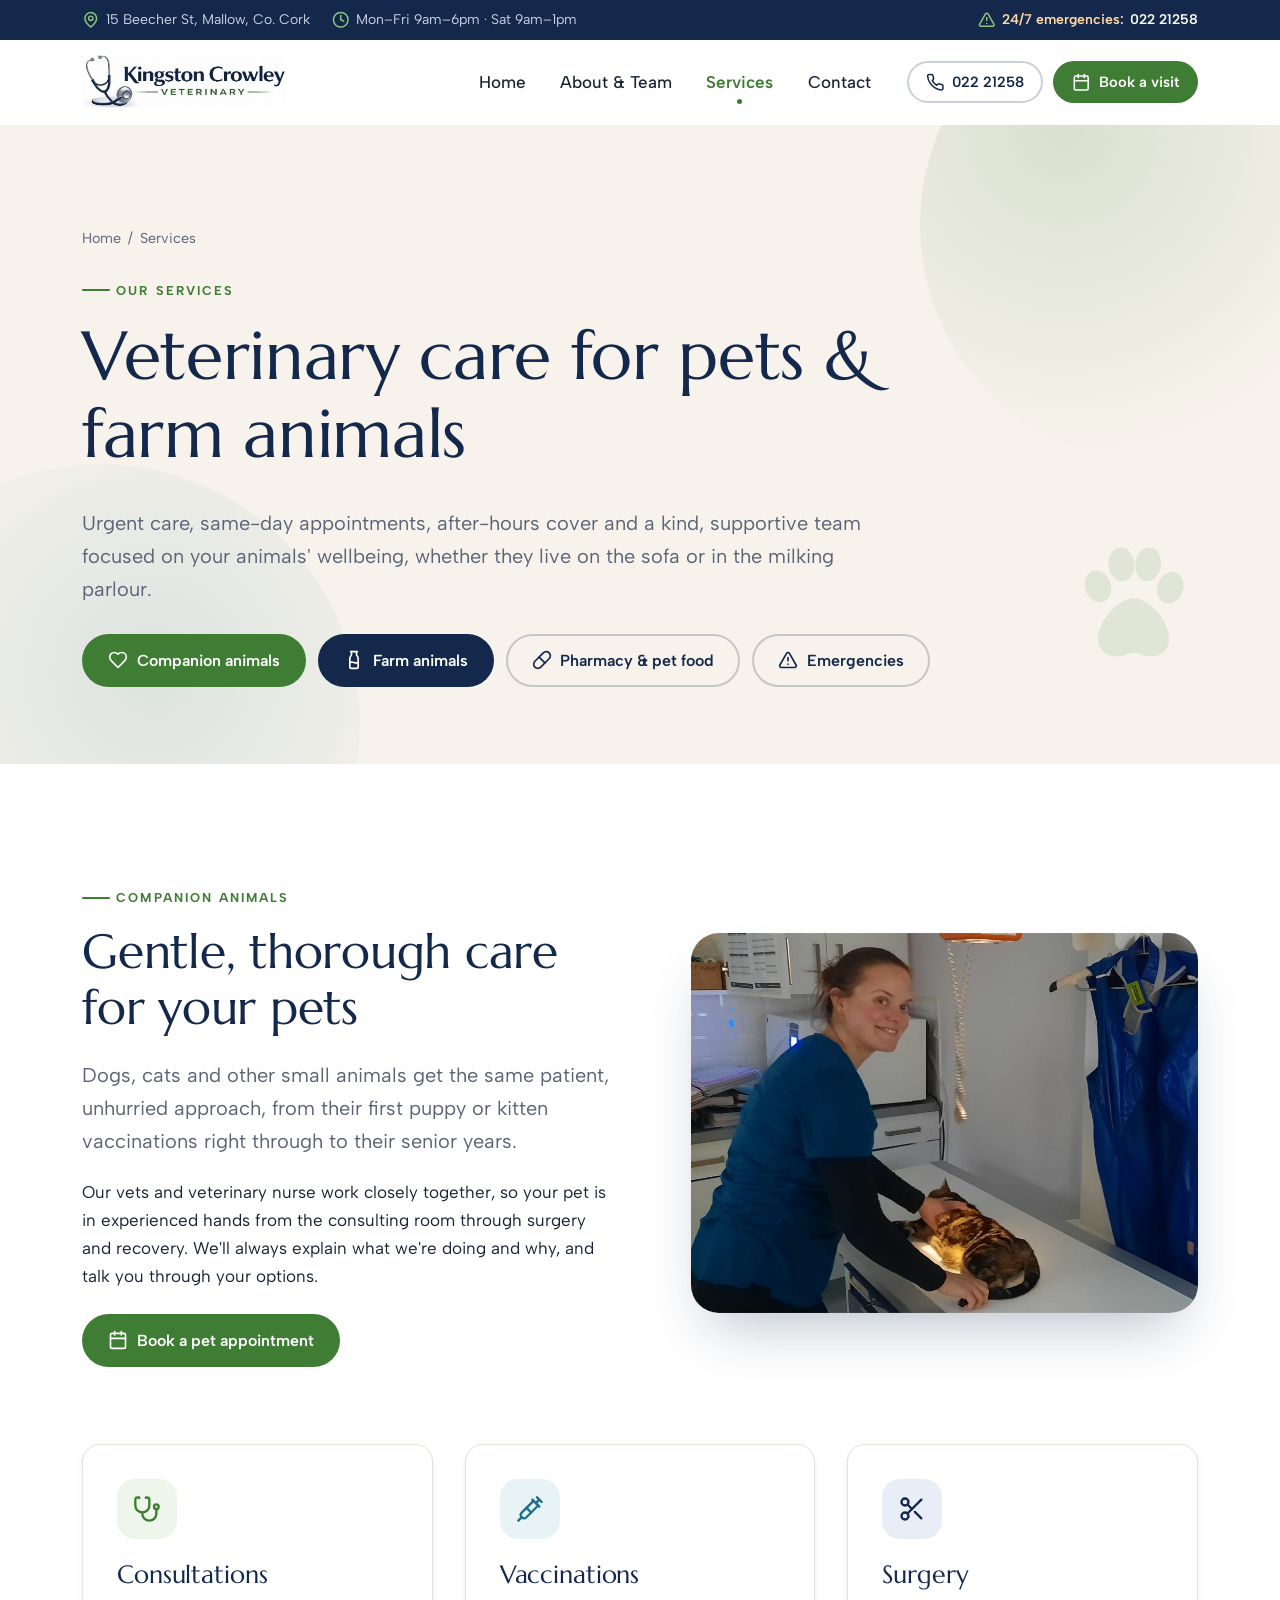
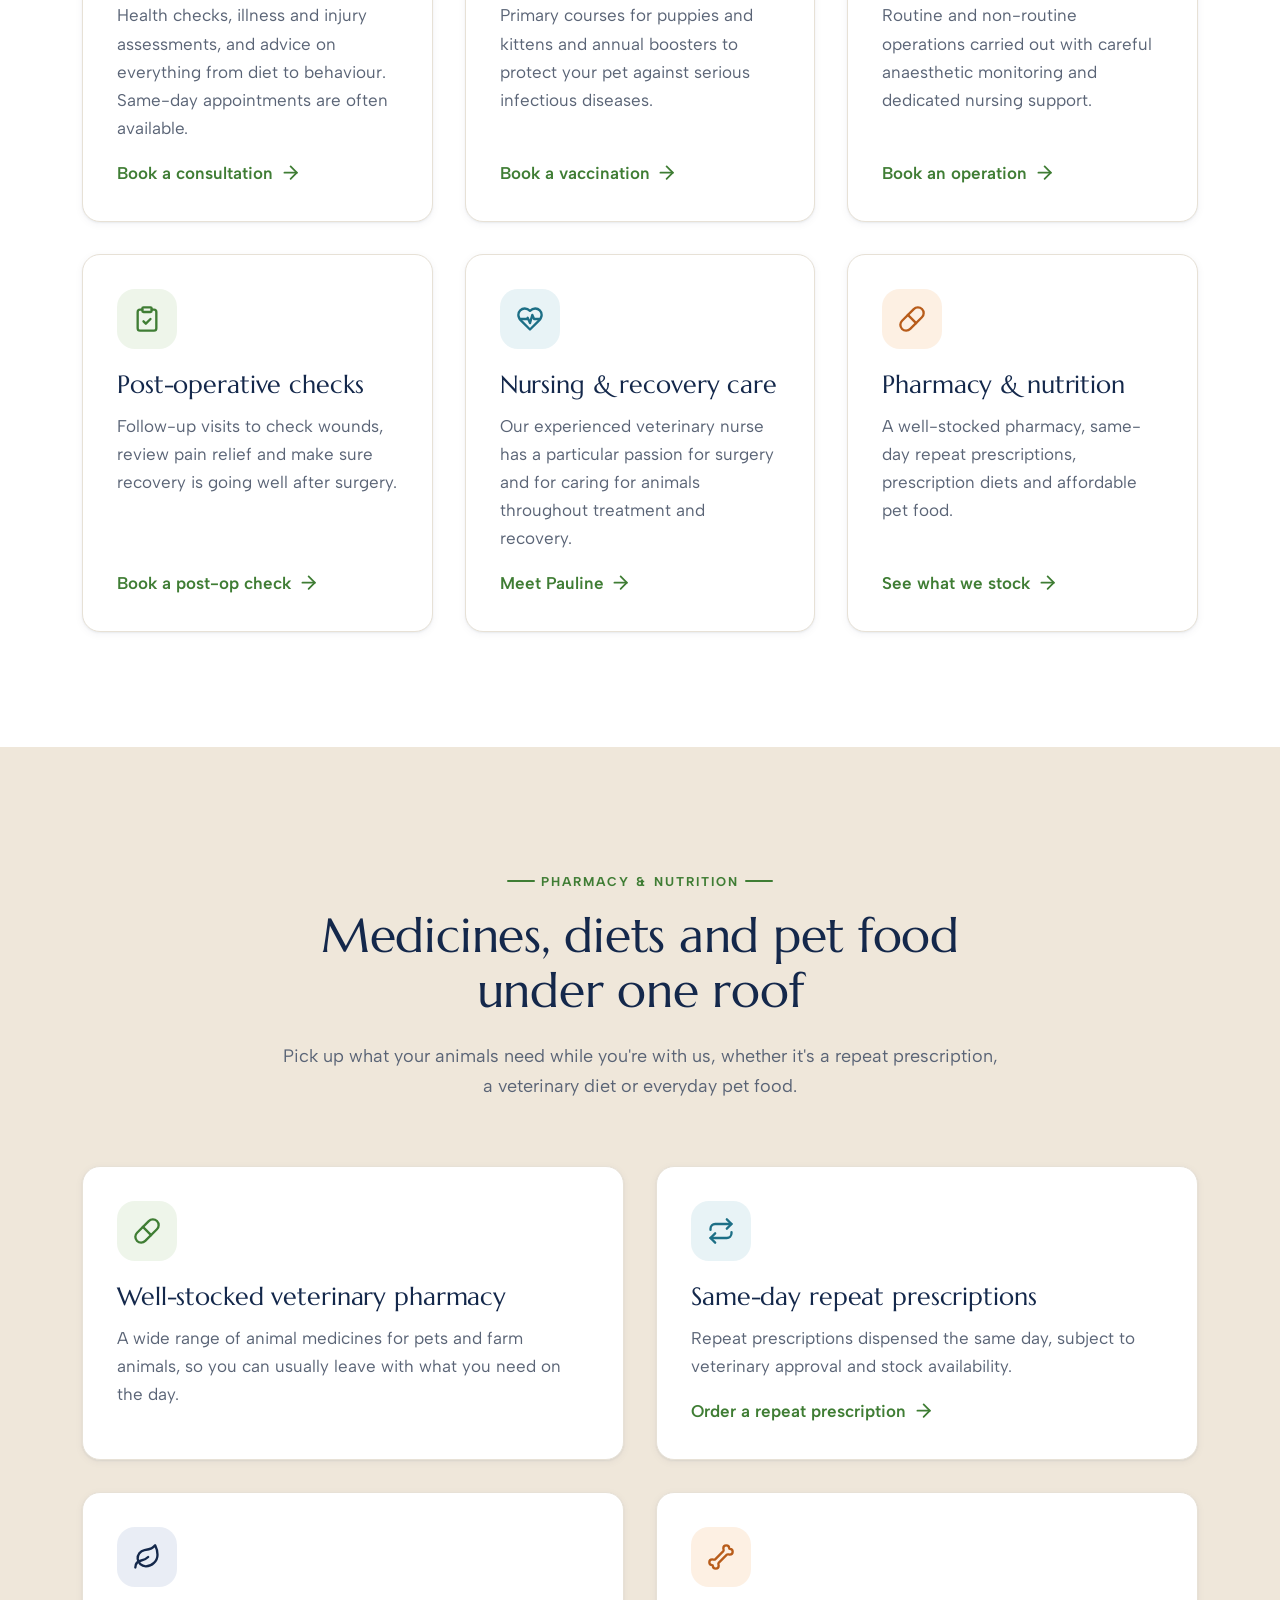
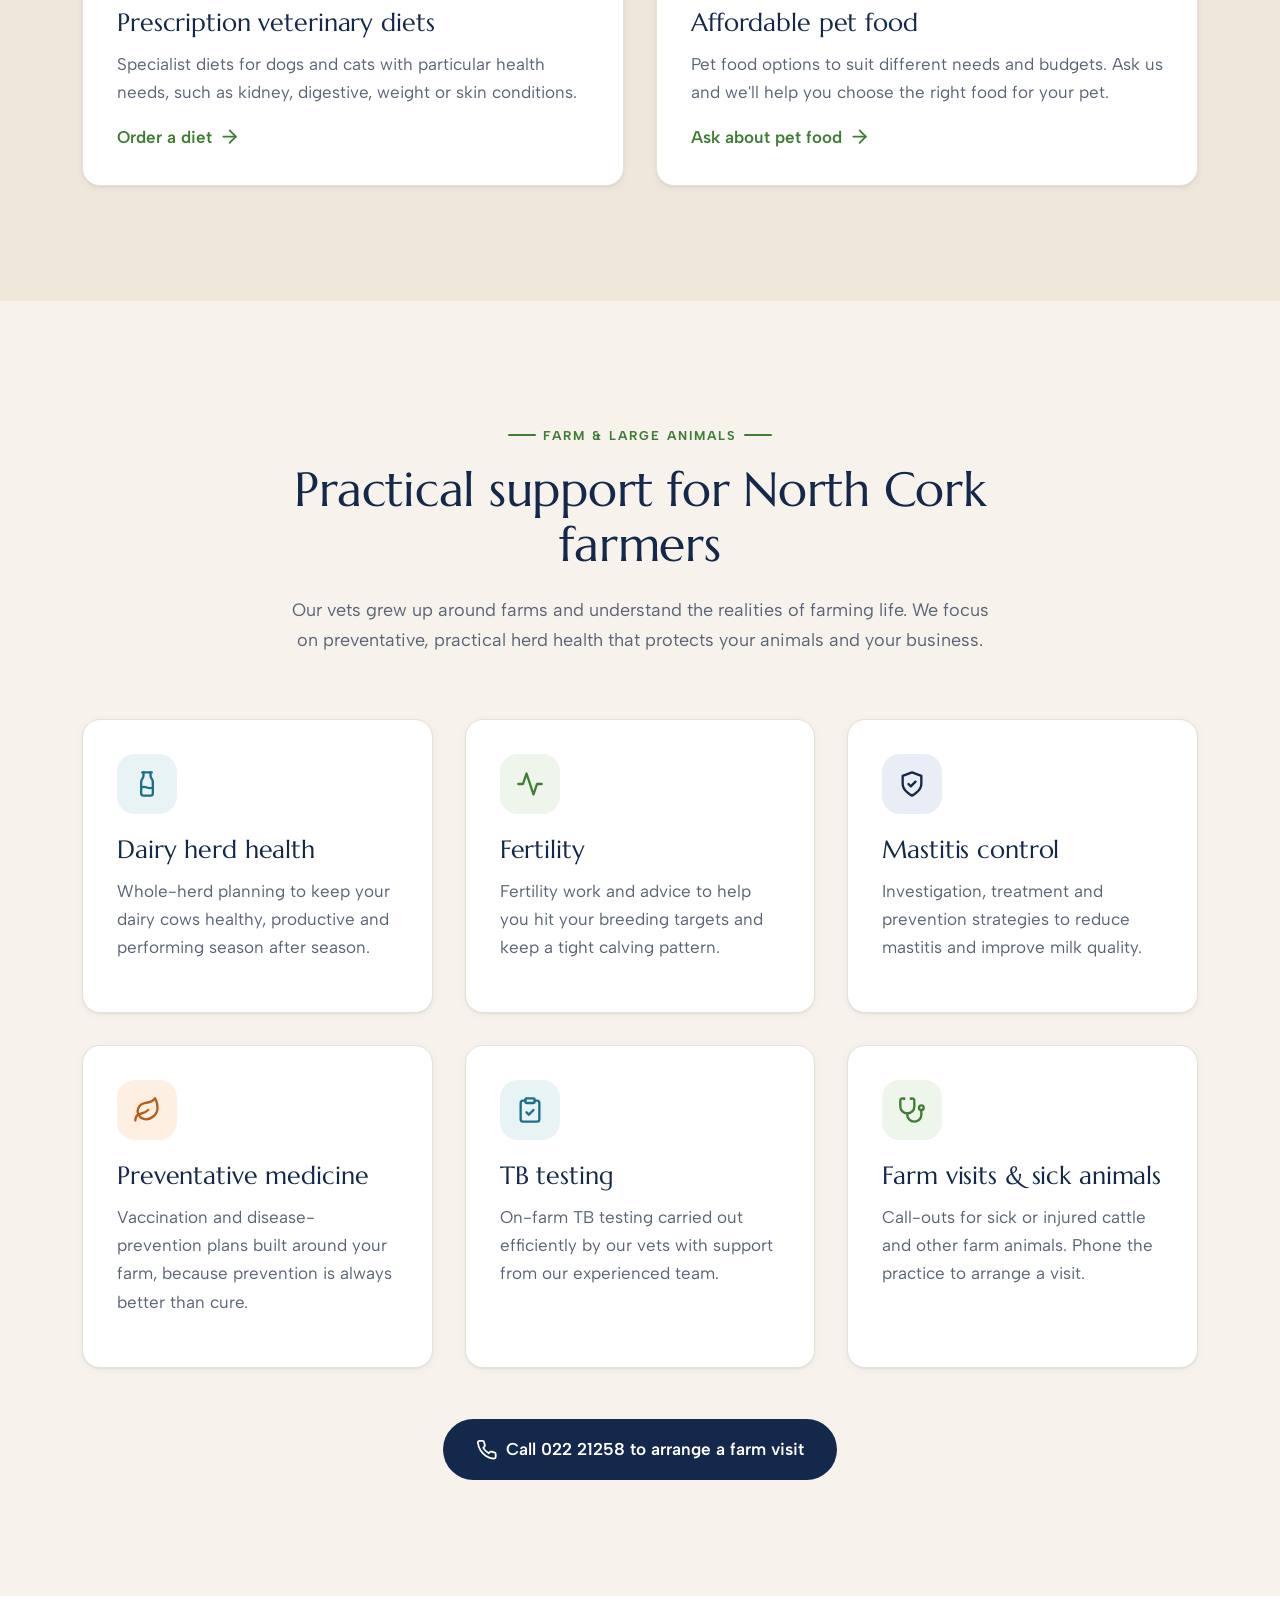
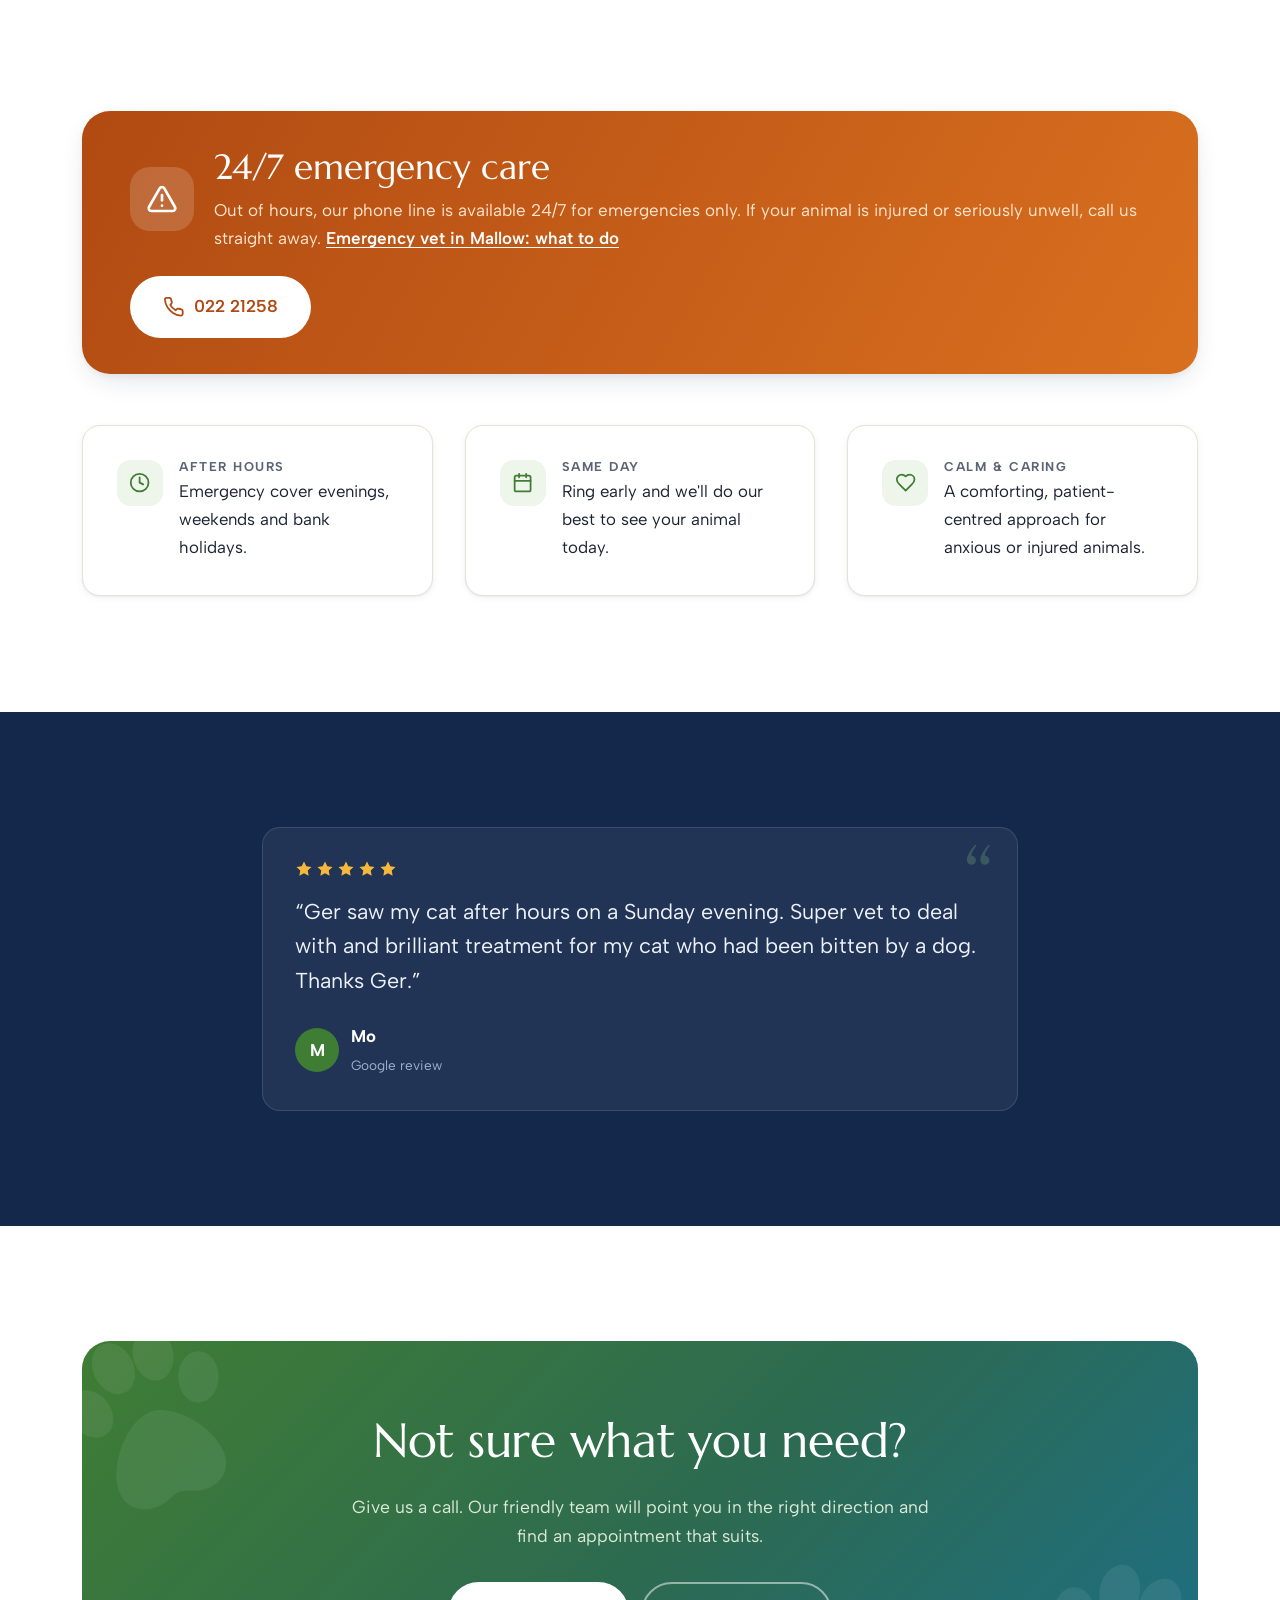
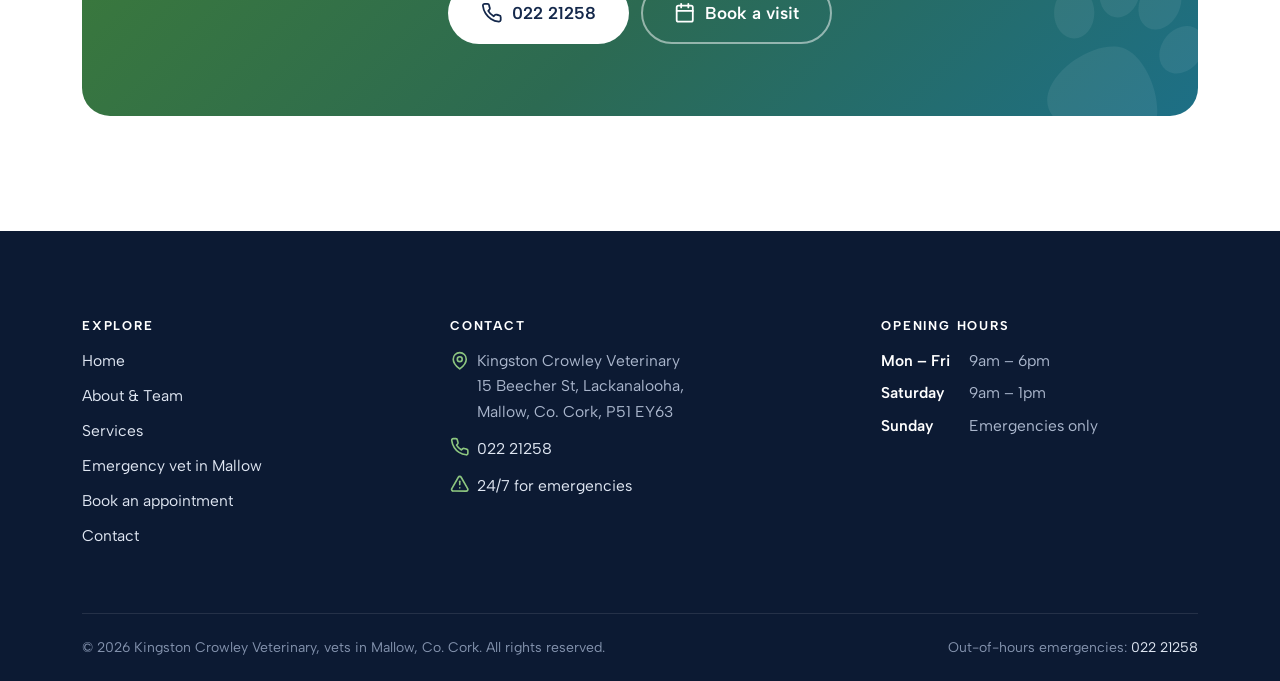
<file: site/services.html>
<!doctype html>
<html lang="en-IE">
<head>
  <meta charset="utf-8">
  <meta name="viewport" content="width=device-width, initial-scale=1">
  <title>Vet Services in Mallow, Co. Cork | Kingston Crowley Veterinary</title>
  <meta name="description" content="Vet services in Mallow: consultations, vaccinations, neutering and surgery, pharmacy and pet food, dairy herd health, TB testing and 24/7 emergency vet care.">
  <meta name="theme-color" content="#14284b">
  <meta property="og:type" content="website">
  <meta property="og:site_name" content="Kingston Crowley Veterinary">
  <meta property="og:title" content="Vet Services in Mallow, Co. Cork | Kingston Crowley Veterinary">
  <meta property="og:description" content="Vet services in Mallow: consultations, vaccinations, neutering and surgery, pharmacy and pet food, dairy herd health, TB testing and 24/7 emergency vet care.">
  <meta property="og:image" content="https://www.kingstoncrowleyveterinary.ie/site/assets/img/hero.jpg">
  <meta property="og:url" content="https://www.kingstoncrowleyveterinary.ie/site/services.html">
  <meta property="og:locale" content="en_IE">
  <meta name="twitter:card" content="summary_large_image">
  <link rel="canonical" href="https://www.kingstoncrowleyveterinary.ie/site/services.html">
  <link rel="icon" type="image/png" href="assets/img/favicon.png">
  <link rel="apple-touch-icon" href="assets/img/favicon.png">
  <link rel="preconnect" href="https://fonts.googleapis.com">
  <link rel="preconnect" href="https://fonts.gstatic.com" crossorigin>
  <link href="https://fonts.googleapis.com/css2?family=Albert+Sans:wght@400;500;600;700&family=Marcellus&display=swap" rel="stylesheet">
  <link rel="stylesheet" href="assets/css/styles.css">
  <script src="assets/js/main.js" defer></script>
</head>
<body>
  <a class="skip-link" href="#main">Skip to content</a>

  <div class="topbar">
    <div class="container">
      <div class="topbar__group">
        <span class="topbar__item"><svg class="icon" aria-hidden="true"><use href="#i-pin"></use></svg>15 Beecher St, Mallow, Co. Cork</span>
        <span class="topbar__item topbar__hide-sm"><svg class="icon" aria-hidden="true"><use href="#i-clock"></use></svg>Mon–Fri 9am–6pm · Sat 9am–1pm</span>
      </div>
      <div class="topbar__group">
        <span class="topbar__item topbar__emergency"><svg class="icon" aria-hidden="true"><use href="#i-alert"></use></svg><span class="topbar__hide-sm"><a href="emergency-vet-mallow.html" style="color:inherit">24/7 emergencies:</a></span> <a href="tel:+3532221258">022 21258</a></span>
      </div>
    </div>
  </div>

  <header class="site-header">
    <div class="container">
      <a class="brand" href="../index.html" aria-label="Kingston Crowley Veterinary – home">
        <img src="assets/img/logo-wordmark.jpg" alt="Kingston Crowley Veterinary" width="790" height="201">
      </a>
      <button class="nav-toggle" type="button" aria-expanded="false" aria-controls="site-nav" aria-label="Open menu">
        <svg class="icon icon-open" aria-hidden="true"><use href="#i-menu"></use></svg><svg class="icon icon-close" aria-hidden="true"><use href="#i-close"></use></svg>
      </button>
      <nav class="nav" id="site-nav" aria-label="Main">
        <ul class="nav__list">
          <li><a class="nav__link" href="../index.html">Home</a></li>
          <li><a class="nav__link" href="about.html">About & Team</a></li>
          <li><a class="nav__link" href="services.html" aria-current="page">Services</a></li>
          <li><a class="nav__link" href="contact.html">Contact</a></li>
        </ul>
        <div class="nav__cta">
          <a class="btn btn--ghost btn--sm" href="tel:+3532221258"><svg class="icon" aria-hidden="true"><use href="#i-phone"></use></svg>022 21258</a>
          <a class="btn btn--sm" href="book.html"><svg class="icon" aria-hidden="true"><use href="#i-calendar"></use></svg>Book a visit</a>
        </div>
      </nav>
    </div>
  </header>

  <main id="main">

    <section class="page-hero">
      <svg class="page-hero__paw" viewBox="0 0 24 24" aria-hidden="true"><use href="#i-paw"></use></svg>
      <div class="container">
        <nav class="breadcrumb" aria-label="Breadcrumb"><a href="../index.html">Home</a><span aria-hidden="true">/</span><span>Services</span></nav>
        <span class="eyebrow">Our services</span>
        <h1>Veterinary care for pets &amp; farm animals</h1>
        <p class="lead">Urgent care, same-day appointments, after-hours cover and a kind, supportive team focused on your animals' wellbeing, whether they live on the sofa or in the milking parlour.</p>
        <div class="btn-row" style="margin-top:28px">
          <a class="btn" href="#companion"><svg class="icon" aria-hidden="true"><use href="#i-heart"></use></svg>Companion animals</a>
          <a class="btn btn--navy" href="#farm"><svg class="icon" aria-hidden="true"><use href="#i-milk"></use></svg>Farm animals</a>
          <a class="btn btn--ghost" href="#pharmacy"><svg class="icon" aria-hidden="true"><use href="#i-pill"></use></svg>Pharmacy &amp; pet food</a>
          <a class="btn btn--ghost" href="#emergency"><svg class="icon" aria-hidden="true"><use href="#i-alert"></use></svg>Emergencies</a>
        </div>
      </div>
    </section>

    <!-- ============ COMPANION ============ -->
    <section class="section" id="companion">
      <div class="container">
        <div class="split" style="margin-bottom:clamp(48px,6vw,80px)">
          <div class="reveal">
            <span class="eyebrow">Companion animals</span>
            <h2>Gentle, thorough care for your pets</h2>
            <p class="lead">Dogs, cats and other small animals get the same patient, unhurried approach, from their first puppy or kitten vaccinations right through to their senior years.</p>
            <p>Our vets and veterinary nurse work closely together, so your pet is in experienced hands from the consulting room through surgery and recovery. We'll always explain what we're doing and why, and talk you through your options.</p>
            <div class="btn-row" style="margin-top:24px">
              <a class="btn" href="book.html"><svg class="icon" aria-hidden="true"><use href="#i-calendar"></use></svg>Book a pet appointment</a>
            </div>
          </div>
          <div class="split__media reveal" data-delay="1">
            <img src="assets/img/team-pernille.jpg" alt="Veterinary surgeon caring for a cat" width="1200" height="742" loading="lazy" style="object-position:35% 50%">
          </div>
        </div>

        <div class="grid grid-3">
          <article class="card reveal">
            <span class="card__icon"><svg class="icon" aria-hidden="true"><use href="#i-stethoscope"></use></svg></span>
            <h3>Consultations</h3>
            <p>Health checks, illness and injury assessments, and advice on everything from diet to behaviour. Same-day appointments are often available.</p>
            <a class="link-arrow" href="book.html">Book a consultation <svg class="icon" aria-hidden="true"><use href="#i-arrow"></use></svg></a>
          </article>
          <article class="card reveal" data-delay="1">
            <span class="card__icon card__icon--teal"><svg class="icon" aria-hidden="true"><use href="#i-syringe"></use></svg></span>
            <h3>Vaccinations</h3>
            <p>Primary courses for puppies and kittens and annual boosters to protect your pet against serious infectious diseases.</p>
            <a class="link-arrow" href="book.html">Book a vaccination <svg class="icon" aria-hidden="true"><use href="#i-arrow"></use></svg></a>
          </article>
          <article class="card reveal" data-delay="2">
            <span class="card__icon card__icon--navy"><svg class="icon" aria-hidden="true"><use href="#i-scissors"></use></svg></span>
            <h3>Surgery</h3>
            <p>Routine and non-routine operations carried out with careful anaesthetic monitoring and dedicated nursing support.</p>
            <a class="link-arrow" href="book.html">Book an operation <svg class="icon" aria-hidden="true"><use href="#i-arrow"></use></svg></a>
          </article>
          <article class="card reveal">
            <span class="card__icon"><svg class="icon" aria-hidden="true"><use href="#i-clipboard"></use></svg></span>
            <h3>Post-operative checks</h3>
            <p>Follow-up visits to check wounds, review pain relief and make sure recovery is going well after surgery.</p>
            <a class="link-arrow" href="book.html">Book a post-op check <svg class="icon" aria-hidden="true"><use href="#i-arrow"></use></svg></a>
          </article>
          <article class="card reveal" data-delay="1">
            <span class="card__icon card__icon--teal"><svg class="icon" aria-hidden="true"><use href="#i-heartpulse"></use></svg></span>
            <h3>Nursing &amp; recovery care</h3>
            <p>Our experienced veterinary nurse has a particular passion for surgery and for caring for animals throughout treatment and recovery.</p>
            <a class="link-arrow" href="about.html#bio-pauline-fitzgerald">Meet Pauline <svg class="icon" aria-hidden="true"><use href="#i-arrow"></use></svg></a>
          </article>
          <article class="card reveal" data-delay="2">
            <span class="card__icon card__icon--warm"><svg class="icon" aria-hidden="true"><use href="#i-pill"></use></svg></span>
            <h3>Pharmacy &amp; nutrition</h3>
            <p>A well-stocked pharmacy, same-day repeat prescriptions, prescription diets and affordable pet food.</p>
            <a class="link-arrow" href="#pharmacy">See what we stock <svg class="icon" aria-hidden="true"><use href="#i-arrow"></use></svg></a>
          </article>
        </div>
      </div>
    </section>

    <!-- ============ PHARMACY & NUTRITION ============ -->
    <section class="section section--sand" id="pharmacy">
      <div class="container">
        <div class="section-head reveal">
          <span class="eyebrow">Pharmacy &amp; nutrition</span>
          <h2>Medicines, diets and pet food under one roof</h2>
          <p>Pick up what your animals need while you're with us, whether it's a repeat prescription, a veterinary diet or everyday pet food.</p>
        </div>
        <div class="grid grid-2">
          <article class="card reveal">
            <span class="card__icon"><svg class="icon" aria-hidden="true"><use href="#i-pill"></use></svg></span>
            <h3>Well-stocked veterinary pharmacy</h3>
            <p>A wide range of animal medicines for pets and farm animals, so you can usually leave with what you need on the day.</p>
          </article>
          <article class="card reveal" data-delay="1">
            <span class="card__icon card__icon--teal"><svg class="icon" aria-hidden="true"><use href="#i-repeat"></use></svg></span>
            <h3>Same-day repeat prescriptions</h3>
            <p>Repeat prescriptions dispensed the same day, subject to veterinary approval and stock availability.</p>
            <a class="link-arrow" href="book.html">Order a repeat prescription <svg class="icon" aria-hidden="true"><use href="#i-arrow"></use></svg></a>
          </article>
          <article class="card reveal">
            <span class="card__icon card__icon--navy"><svg class="icon" aria-hidden="true"><use href="#i-leaf"></use></svg></span>
            <h3>Prescription veterinary diets</h3>
            <p>Specialist diets for dogs and cats with particular health needs, such as kidney, digestive, weight or skin conditions.</p>
            <a class="link-arrow" href="book.html">Order a diet <svg class="icon" aria-hidden="true"><use href="#i-arrow"></use></svg></a>
          </article>
          <article class="card reveal" data-delay="1">
            <span class="card__icon card__icon--warm"><svg class="icon" aria-hidden="true"><use href="#i-bone"></use></svg></span>
            <h3>Affordable pet food</h3>
            <p>Pet food options to suit different needs and budgets. Ask us and we'll help you choose the right food for your pet.</p>
            <a class="link-arrow" href="book.html">Ask about pet food <svg class="icon" aria-hidden="true"><use href="#i-arrow"></use></svg></a>
          </article>
        </div>
      </div>
    </section>

    <!-- ============ FARM ============ -->
    <section class="section section--cream" id="farm">
      <div class="container">
        <div class="section-head reveal">
          <span class="eyebrow">Farm &amp; large animals</span>
          <h2>Practical support for North Cork farmers</h2>
          <p>Our vets grew up around farms and understand the realities of farming life. We focus on preventative, practical herd health that protects your animals and your business.</p>
        </div>
        <div class="grid grid-3">
          <article class="card reveal">
            <span class="card__icon card__icon--teal"><svg class="icon" aria-hidden="true"><use href="#i-milk"></use></svg></span>
            <h3>Dairy herd health</h3>
            <p>Whole-herd planning to keep your dairy cows healthy, productive and performing season after season.</p>
          </article>
          <article class="card reveal" data-delay="1">
            <span class="card__icon"><svg class="icon" aria-hidden="true"><use href="#i-activity"></use></svg></span>
            <h3>Fertility</h3>
            <p>Fertility work and advice to help you hit your breeding targets and keep a tight calving pattern.</p>
          </article>
          <article class="card reveal" data-delay="2">
            <span class="card__icon card__icon--navy"><svg class="icon" aria-hidden="true"><use href="#i-shield"></use></svg></span>
            <h3>Mastitis control</h3>
            <p>Investigation, treatment and prevention strategies to reduce mastitis and improve milk quality.</p>
          </article>
          <article class="card reveal">
            <span class="card__icon card__icon--warm"><svg class="icon" aria-hidden="true"><use href="#i-leaf"></use></svg></span>
            <h3>Preventative medicine</h3>
            <p>Vaccination and disease-prevention plans built around your farm, because prevention is always better than cure.</p>
          </article>
          <article class="card reveal" data-delay="1">
            <span class="card__icon card__icon--teal"><svg class="icon" aria-hidden="true"><use href="#i-clipboard"></use></svg></span>
            <h3>TB testing</h3>
            <p>On-farm TB testing carried out efficiently by our vets with support from our experienced team.</p>
          </article>
          <article class="card reveal" data-delay="2">
            <span class="card__icon"><svg class="icon" aria-hidden="true"><use href="#i-stethoscope"></use></svg></span>
            <h3>Farm visits &amp; sick animals</h3>
            <p>Call-outs for sick or injured cattle and other farm animals. Phone the practice to arrange a visit.</p>
          </article>
        </div>
        <div class="text-center mt-lg reveal">
          <a class="btn btn--navy btn--lg" href="tel:+3532221258"><svg class="icon" aria-hidden="true"><use href="#i-phone"></use></svg>Call 022 21258 to arrange a farm visit</a>
        </div>
      </div>
    </section>

    <!-- ============ EMERGENCY ============ -->
    <section class="section" id="emergency">
      <div class="container">
        <div class="emergency reveal">
          <div class="emergency__text">
            <span class="emergency__icon"><svg class="icon" aria-hidden="true"><use href="#i-alert"></use></svg></span>
            <div>
              <h2 style="font-size:clamp(1.6rem,3vw,2.2rem)">24/7 emergency care</h2>
              <p>Out of hours, our phone line is available 24/7 for emergencies only. If your animal is injured or seriously unwell, call us straight away. <a href="emergency-vet-mallow.html" style="color:#fff;font-weight:600">Emergency vet in Mallow: what to do</a></p>
            </div>
          </div>
          <a class="btn btn--lg" href="tel:+3532221258"><svg class="icon" aria-hidden="true"><use href="#i-phone"></use></svg>022 21258</a>
        </div>

        <div class="grid grid-3 mt-lg">
          <div class="info-card reveal">
            <div class="info-row">
              <span class="info-row__icon"><svg class="icon" aria-hidden="true"><use href="#i-clock"></use></svg></span>
              <div><h3>After hours</h3><p>Emergency cover evenings, weekends and bank holidays.</p></div>
            </div>
          </div>
          <div class="info-card reveal" data-delay="1">
            <div class="info-row">
              <span class="info-row__icon"><svg class="icon" aria-hidden="true"><use href="#i-calendar"></use></svg></span>
              <div><h3>Same day</h3><p>Ring early and we'll do our best to see your animal today.</p></div>
            </div>
          </div>
          <div class="info-card reveal" data-delay="2">
            <div class="info-row">
              <span class="info-row__icon"><svg class="icon" aria-hidden="true"><use href="#i-heart"></use></svg></span>
              <div><h3>Calm &amp; caring</h3><p>A comforting, patient-centred approach for anxious or injured animals.</p></div>
            </div>
          </div>
        </div>
      </div>
    </section>

    <section class="section section--navy">
      <div class="container" style="max-width:820px">
        <figure class="review reveal" style="margin:0">
          <div class="review__stars" role="img" aria-label="5 out of 5 stars"><svg class="icon icon--fill"><use href="#i-star"></use></svg><svg class="icon icon--fill"><use href="#i-star"></use></svg><svg class="icon icon--fill"><use href="#i-star"></use></svg><svg class="icon icon--fill"><use href="#i-star"></use></svg><svg class="icon icon--fill"><use href="#i-star"></use></svg></div>
          <blockquote style="font-size:1.35rem">“Ger saw my cat after hours on a Sunday evening. Super vet to deal with and brilliant treatment for my cat who had been bitten by a dog. Thanks Ger.”</blockquote>
          <footer><span class="review__avatar" aria-hidden="true">M</span><div><span class="review__name">Mo</span><span class="review__src">Google review</span></div></footer>
        </figure>
      </div>
    </section>

    <section class="section">
      <div class="container">
        <div class="cta-band reveal">
          <svg class="cta-band__paw cta-band__paw--a" viewBox="0 0 24 24" aria-hidden="true"><use href="#i-paw"></use></svg>
          <svg class="cta-band__paw cta-band__paw--b" viewBox="0 0 24 24" aria-hidden="true"><use href="#i-paw"></use></svg>
          <h2>Not sure what you need?</h2>
          <p>Give us a call. Our friendly team will point you in the right direction and find an appointment that suits.</p>
          <div class="btn-row">
            <a class="btn btn--white btn--lg" href="tel:+3532221258"><svg class="icon" aria-hidden="true"><use href="#i-phone"></use></svg>022 21258</a>
            <a class="btn btn--outline-light btn--lg" href="book.html"><svg class="icon" aria-hidden="true"><use href="#i-calendar"></use></svg>Book a visit</a>
          </div>
        </div>
      </div>
    </section>

  </main>

  <footer class="site-footer">
    <div class="container">
      <div class="footer-grid">
        <div>
          <h3>Explore</h3>
          <ul class="footer-list">
            <li><a href="../index.html">Home</a></li>
            <li><a href="about.html">About &amp; Team</a></li>
            <li><a href="services.html">Services</a></li>
            <li><a href="emergency-vet-mallow.html">Emergency vet in Mallow</a></li>
            <li><a href="book.html">Book an appointment</a></li>
            <li><a href="contact.html">Contact</a></li>
          </ul>
        </div>
        <div>
          <h3>Contact</h3>
          <ul class="footer-list">
            <li style="display:flex"><svg class="icon" aria-hidden="true"><use href="#i-pin"></use></svg><span>Kingston Crowley Veterinary<br>15 Beecher St, Lackanalooha,<br>Mallow, Co. Cork, P51 EY63</span></li>
            <li><svg class="icon" aria-hidden="true"><use href="#i-phone"></use></svg><a href="tel:+3532221258">022 21258</a></li>
            <li><svg class="icon" aria-hidden="true"><use href="#i-alert"></use></svg><a href="emergency-vet-mallow.html">24/7 for emergencies</a></li>
          </ul>
        </div>
        <div>
          <h3>Opening hours</h3>
          <dl class="footer-hours">
            <dt>Mon – Fri</dt><dd>9am – 6pm</dd>
            <dt>Saturday</dt><dd>9am – 1pm</dd>
            <dt>Sunday</dt><dd>Emergencies only</dd>
          </dl>
        </div>
      </div>
      <div class="footer-bottom">
        <span>© <span data-year>2026</span> Kingston Crowley Veterinary, vets in Mallow, Co. Cork. All rights reserved.</span>
        <span>Out-of-hours emergencies: <a href="tel:+3532221258">022 21258</a></span>
      </div>
    </div>
  </footer>

  <div class="mobile-bar" aria-label="Quick actions">
    <a class="btn btn--navy" href="tel:+3532221258"><svg class="icon" aria-hidden="true"><use href="#i-phone"></use></svg>Call us</a>
    <a class="btn" href="book.html"><svg class="icon" aria-hidden="true"><use href="#i-calendar"></use></svg>Book a visit</a>
  </div>
</body>
</html>
</file>
<file: site/assets/css/styles.css>
/* ==========================================================================
   Kingston Crowley Veterinary — site styles
   Plain CSS, no build step. Colours are taken from the practice logo & uniforms.
   ========================================================================== */

:root {
  --navy: #14284b;
  --navy-900: #0c1a33;
  --green: #3f7d34;
  --green-700: #326528;
  --green-50: #eef5ea;
  --teal: #1d6f86;
  --teal-50: #e8f3f6;
  --cream: #f7f3ec;
  --sand: #efe7da;
  --ink: #1b2333;
  --muted: #5a6476;
  --line: #e7e1d6;
  --white: #ffffff;

  --font-display: "Marcellus", "Optima", "Candara", Georgia, serif;
  --font-body: "Albert Sans", system-ui, -apple-system, "Segoe UI", Roboto, sans-serif;

  --radius-sm: 10px;
  --radius: 18px;
  --radius-lg: 28px;
  --shadow-sm: 0 1px 2px rgba(20, 40, 75, .06), 0 2px 8px rgba(20, 40, 75, .05);
  --shadow: 0 10px 30px -10px rgba(20, 40, 75, .18), 0 2px 6px rgba(20, 40, 75, .05);
  --shadow-lg: 0 30px 60px -20px rgba(20, 40, 75, .3);

  --container: 1180px;
  --gutter: clamp(16px, 4vw, 32px);
  --section: clamp(64px, 9vw, 120px);
  --header-h: 84px;
}

/* ---------- Reset / base ---------- */
*, *::before, *::after { box-sizing: border-box; }
html { scroll-behavior: smooth; scroll-padding-top: calc(var(--header-h) + 12px); -webkit-text-size-adjust: 100%; }
body {
  margin: 0;
  font-family: var(--font-body);
  font-size: 1.0625rem;
  line-height: 1.65;
  color: var(--ink);
  background: var(--white);
  -webkit-font-smoothing: antialiased;
  overflow-x: hidden;
}
img { max-width: 100%; height: auto; display: block; }
a { color: var(--teal); text-decoration-thickness: 1px; text-underline-offset: 3px; }
a:hover { color: var(--navy); }
h1, h2, h3, h4 { font-family: var(--font-display); font-weight: 400; color: var(--navy); line-height: 1.15; margin: 0 0 .5em; letter-spacing: -.005em; }
h1 { font-size: clamp(2.4rem, 5.5vw, 4.25rem); }
h2 { font-size: clamp(2rem, 4vw, 3rem); }
h3 { font-size: clamp(1.3rem, 2vw, 1.55rem); }
p { margin: 0 0 1em; }
ul { padding-left: 1.2em; }
:focus-visible { outline: 3px solid var(--teal); outline-offset: 3px; border-radius: 4px; }
.sr-only { position: absolute !important; width: 1px; height: 1px; padding: 0; margin: -1px; overflow: hidden; clip: rect(0 0 0 0); white-space: nowrap; border: 0; }
.skip-link { position: absolute; left: 12px; top: -60px; z-index: 200; background: var(--navy); color: #fff; padding: 10px 16px; border-radius: 8px; transition: top .2s; }
.skip-link:focus { top: 12px; color: #fff; }

.icon { width: 1.25em; height: 1.25em; flex: none; fill: none; stroke: currentColor; stroke-width: 2; stroke-linecap: round; stroke-linejoin: round; vertical-align: -.2em; }
.icon--fill { fill: currentColor; stroke: none; }

/* ---------- Layout ---------- */
.container { width: 100%; max-width: var(--container); margin: 0 auto; padding: 0 var(--gutter); }
.section { padding: var(--section) 0; }
.section--cream { background: var(--cream); }
.section--sand { background: var(--sand); }
.section--navy { background: var(--navy); color: #dfe6f2; }
.section--navy h2, .section--navy h3 { color: #fff; }
.section-head { max-width: 720px; margin: 0 auto clamp(40px, 5vw, 64px); text-align: center; }
.section-head p { color: var(--muted); font-size: 1.125rem; }
.section--navy .section-head p { color: #b9c5da; }
.eyebrow {
  display: inline-flex; align-items: center; gap: .5em;
  font-family: var(--font-body); font-size: .8rem; font-weight: 700; letter-spacing: .16em; text-transform: uppercase;
  color: var(--green); margin-bottom: 1rem;
}
.eyebrow::before { content: ""; width: 28px; height: 2px; background: currentColor; border-radius: 2px; }
.section-head .eyebrow::after { content: ""; width: 28px; height: 2px; background: currentColor; border-radius: 2px; }
.section--navy .eyebrow { color: #8cc57f; }
.lead { font-size: clamp(1.1rem, 1.6vw, 1.25rem); color: var(--muted); }

.grid { display: grid; gap: clamp(20px, 2.5vw, 32px); }
.grid-2 { grid-template-columns: repeat(2, minmax(0, 1fr)); }
.grid-3 { grid-template-columns: repeat(3, minmax(0, 1fr)); }
.grid-4 { grid-template-columns: repeat(4, minmax(0, 1fr)); }
@media (max-width: 960px) { .grid-3, .grid-4 { grid-template-columns: repeat(2, minmax(0, 1fr)); } }
@media (max-width: 640px) { .grid-2, .grid-3, .grid-4 { grid-template-columns: 1fr; } }

/* ---------- Buttons ---------- */
.btn {
  --btn-bg: var(--green); --btn-fg: #fff;
  display: inline-flex; align-items: center; justify-content: center; gap: .55em;
  padding: .9em 1.5em; border-radius: 999px; border: 2px solid transparent;
  background: var(--btn-bg); color: var(--btn-fg);
  font: 600 1rem/1.1 var(--font-body); text-decoration: none; cursor: pointer;
  transition: transform .2s ease, box-shadow .2s ease, background .2s ease, color .2s ease;
  white-space: nowrap;
}
.btn:hover { color: var(--btn-fg); transform: translateY(-2px); box-shadow: 0 10px 22px -8px rgba(20, 40, 75, .45); background: var(--green-700); }
.btn--navy { --btn-bg: var(--navy); }
.btn--navy:hover { background: var(--navy-900); }
.btn--ghost { --btn-bg: transparent; --btn-fg: var(--navy); border-color: rgba(20, 40, 75, .22); }
.btn--ghost:hover { background: var(--navy); --btn-fg: #fff; border-color: var(--navy); }
.btn--white { --btn-bg: #fff; --btn-fg: var(--navy); }
.btn--white:hover { background: var(--cream); }
.btn--outline-light { --btn-bg: transparent; --btn-fg: #fff; border-color: rgba(255, 255, 255, .5); }
.btn--outline-light:hover { background: #fff; --btn-fg: var(--navy); }
.btn--sm { padding: .65em 1.15em; font-size: .925rem; }
.btn--lg { padding: 1.05em 1.8em; font-size: 1.075rem; }
.btn-row { display: flex; flex-wrap: wrap; gap: 12px; }
.link-arrow { display: inline-flex; align-items: center; gap: .4em; font-weight: 600; color: var(--green); text-decoration: none; }
.link-arrow .icon { transition: transform .2s; }
.link-arrow:hover { color: var(--green-700); }
.link-arrow:hover .icon { transform: translateX(4px); }

/* ---------- Top bar & header ---------- */
.topbar { background: var(--navy); color: #c9d3e5; font-size: .875rem; }
.topbar .container { display: flex; align-items: center; justify-content: space-between; gap: 16px; min-height: 40px; }
.topbar a { color: #fff; text-decoration: none; font-weight: 600; }
.topbar a:hover { color: #a9d79d; }
.topbar__group { display: flex; align-items: center; gap: 22px; flex-wrap: wrap; }
.topbar__item { display: inline-flex; align-items: center; gap: .45em; }
.topbar__item .icon { color: #8cc57f; }
.topbar__emergency { color: #ffd9a8; }
@media (max-width: 860px) { .topbar__hide-sm { display: none; } }
@media (max-width: 520px) { .topbar { display: none; } }

.site-header {
  position: sticky; top: 0; z-index: 100;
  background: rgba(255, 255, 255, .92);
  backdrop-filter: saturate(160%) blur(12px); -webkit-backdrop-filter: saturate(160%) blur(12px);
  border-bottom: 1px solid transparent;
  transition: box-shadow .25s ease, border-color .25s ease;
}
.site-header.is-scrolled { box-shadow: var(--shadow-sm); border-color: var(--line); }
.site-header .container { display: flex; align-items: center; justify-content: space-between; gap: 20px; height: var(--header-h); transition: height .25s ease; }
.site-header.is-scrolled .container { height: 70px; }
.brand { display: block; flex: none; }
.brand img { height: 54px; width: auto; transition: height .25s ease; mix-blend-mode: multiply; }
.site-header.is-scrolled .brand img { height: 46px; }

.nav { display: flex; align-items: center; gap: 6px; }
.nav__list { display: flex; align-items: center; gap: 2px; list-style: none; margin: 0; padding: 0; }
.nav__link {
  position: relative; display: block; padding: .6em .95em; border-radius: 999px;
  color: var(--ink); font-weight: 500; text-decoration: none; transition: color .2s, background .2s;
}
.nav__link:hover { color: var(--navy); background: var(--cream); }
.nav__link[aria-current="page"] { color: var(--green); font-weight: 600; }
.nav__link[aria-current="page"]::after { content: ""; position: absolute; left: 50%; bottom: 2px; width: 5px; height: 5px; margin-left: -2.5px; border-radius: 50%; background: var(--green); }
.nav__cta { display: flex; gap: 10px; margin-left: 14px; }

.nav-toggle { display: none; width: 46px; height: 46px; border-radius: 12px; border: 1px solid var(--line); background: #fff; color: var(--navy); cursor: pointer; align-items: center; justify-content: center; }
.nav-toggle .icon { width: 24px; height: 24px; }
.nav-toggle .icon-close { display: none; }
.nav-open .nav-toggle .icon-open { display: none; }
.nav-open .nav-toggle .icon-close { display: block; }

@media (max-width: 1060px) {
  .nav__cta .btn--ghost { display: none; }
}
@media (max-width: 900px) {
  :root { --header-h: 72px; }
  .brand img { height: 44px; }
  .nav-toggle { display: inline-flex; }
  .nav {
    position: fixed; inset: var(--header-h) 0 auto 0; z-index: 99;
    flex-direction: column; align-items: stretch; gap: 16px;
    padding: 20px var(--gutter) 28px; background: #fff; border-bottom: 1px solid var(--line); box-shadow: var(--shadow);
    transform: translateY(-12px); opacity: 0; visibility: hidden; transition: all .25s ease;
  }
  .site-header.is-scrolled .nav { top: 70px; }
  .nav-open .nav { transform: none; opacity: 1; visibility: visible; }
  .nav__list { flex-direction: column; align-items: stretch; }
  .nav__link { padding: .85em 1em; font-size: 1.1rem; border-radius: 12px; }
  .nav__link[aria-current="page"] { background: var(--green-50); }
  .nav__link[aria-current="page"]::after { display: none; }
  .nav__cta { margin: 0; flex-direction: column; }
  .nav__cta .btn, .nav__cta .btn--ghost { display: flex; }
}

/* ---------- Hero (home) ---------- */
.hero { position: relative; background: #e9eef3; overflow: hidden; isolation: isolate; }
.hero__media { position: relative; }
.hero__media img { width: 100%; height: min(82vh, 760px); min-height: 520px; object-fit: cover; object-position: 50% 30%; }
.hero__media::after { content: ""; position: absolute; inset: 0; background: linear-gradient(180deg, rgba(255,255,255,0) 55%, rgba(255,255,255,.65) 85%, rgba(255,255,255,.9) 100%); }
.hero__content { position: absolute; left: 0; right: 0; bottom: clamp(28px, 6vh, 64px); z-index: 2; text-align: center; }
.hero__tagline { font-family: var(--font-display); font-size: clamp(1.25rem, 2.2vw, 1.75rem); color: var(--navy); margin: 0 auto 1.1rem; max-width: 44ch; }
.hero .btn-row { justify-content: center; }
@media (max-width: 760px) {
  .hero__media img { height: auto; min-height: 0; aspect-ratio: 3 / 2; object-position: 50% 20%; }
  .hero__media::after { display: none; }
  .hero__content { position: static; padding: 28px var(--gutter) 40px; background: #fff; }
}

/* ---------- Page hero (inner pages) ---------- */
.page-hero { position: relative; padding: clamp(56px, 8vw, 104px) 0 clamp(48px, 6vw, 80px); background: var(--cream); overflow: hidden; }
.page-hero::before {
  content: ""; position: absolute; right: -120px; top: -140px; width: 480px; height: 480px; border-radius: 50%;
  background: radial-gradient(circle at 30% 30%, rgba(63,125,52,.16), rgba(63,125,52,0) 70%);
}
.page-hero::after {
  content: ""; position: absolute; left: -160px; bottom: -220px; width: 520px; height: 520px; border-radius: 50%;
  background: radial-gradient(circle at 60% 40%, rgba(29,111,134,.12), rgba(29,111,134,0) 70%);
}
.page-hero .container { position: relative; z-index: 1; }
.page-hero h1 { max-width: 16ch; }
.page-hero .lead { max-width: 60ch; }
.page-hero__paw { position: absolute; right: 6%; bottom: 14%; width: 140px; color: rgba(63,125,52,.12); z-index: 0; }
@media (max-width: 760px) { .page-hero__paw { display: none; } }
.breadcrumb { display: flex; gap: .5em; font-size: .9rem; color: var(--muted); margin-bottom: 1.25rem; }
.breadcrumb a { color: var(--muted); text-decoration: none; }
.breadcrumb a:hover { color: var(--green); }

/* ---------- Highlights strip ---------- */
.highlights { position: relative; z-index: 3; margin-top: -1px; background: #fff; border-bottom: 1px solid var(--line); }
.highlights .grid { padding: clamp(28px, 4vw, 44px) 0; }
.highlight { display: flex; align-items: center; gap: 16px; }
.highlight__icon { flex: none; display: grid; place-items: center; width: 54px; height: 54px; border-radius: 16px; background: var(--green-50); color: var(--green); }
.highlight__icon .icon { width: 26px; height: 26px; }
.highlight strong { display: block; font-family: var(--font-display); font-weight: 400; font-size: 1.35rem; color: var(--navy); line-height: 1.2; }
.highlight span { font-size: .925rem; color: var(--muted); }

/* ---------- Cards ---------- */
.card {
  position: relative; display: flex; flex-direction: column;
  background: #fff; border: 1px solid var(--line); border-radius: var(--radius); padding: clamp(24px, 3vw, 34px);
  box-shadow: var(--shadow-sm); transition: transform .25s ease, box-shadow .25s ease, border-color .25s ease;
}
.card:hover { transform: translateY(-4px); box-shadow: var(--shadow); border-color: transparent; }
.card__icon { display: grid; place-items: center; width: 60px; height: 60px; border-radius: 18px; margin-bottom: 22px; background: var(--green-50); color: var(--green); }
.card__icon .icon { width: 28px; height: 28px; }
.card__icon--teal { background: var(--teal-50); color: var(--teal); }
.card__icon--navy { background: #e9edf5; color: var(--navy); }
.card__icon--warm { background: #fdf0e3; color: #b85c1a; }
.card p { color: var(--muted); }
.card .link-arrow { margin-top: auto; }
.card ul { margin: 0 0 1.25em; padding: 0; list-style: none; }
.card li { position: relative; padding-left: 1.6em; margin-bottom: .45em; color: var(--ink); }
.card li::before { content: ""; position: absolute; left: 0; top: .45em; width: 1em; height: 1em; border-radius: 50%; background: var(--green-50) url("data:image/svg+xml,%3Csvg xmlns='http://www.w3.org/2000/svg' viewBox='0 0 24 24' fill='none' stroke='%233f7d34' stroke-width='3.5' stroke-linecap='round' stroke-linejoin='round'%3E%3Cpolyline points='20 6 9 17 4 12'/%3E%3C/svg%3E") center / 62% no-repeat; }

.service-card--feature { background: linear-gradient(160deg, var(--navy) 0%, #1c3a6a 100%); border-color: transparent; color: #d6deec; }
.service-card--feature h3 { color: #fff; }
.service-card--feature p { color: #c2cde0; }
.service-card--feature .card__icon { background: rgba(255,255,255,.1); color: #ffcf96; }
.service-card--feature li { color: #e8edf6; }
.service-card--feature li::before { background-color: rgba(255,255,255,.12); background-image: url("data:image/svg+xml,%3Csvg xmlns='http://www.w3.org/2000/svg' viewBox='0 0 24 24' fill='none' stroke='%23ffcf96' stroke-width='3.5' stroke-linecap='round' stroke-linejoin='round'%3E%3Cpolyline points='20 6 9 17 4 12'/%3E%3C/svg%3E"); }
.service-card--feature .link-arrow { color: #ffcf96; }

/* ---------- Split (image + text) ---------- */
.split { display: grid; grid-template-columns: 1.05fr 1fr; gap: clamp(32px, 6vw, 88px); align-items: center; }
.split--reverse .split__media { order: 2; }
@media (max-width: 900px) { .split { grid-template-columns: 1fr; } .split--reverse .split__media { order: 0; } }
.split__media { position: relative; }
.split__media > img { width: 100%; border-radius: var(--radius-lg); box-shadow: var(--shadow-lg); aspect-ratio: 4 / 3; object-fit: cover; }
.split__badge {
  position: absolute; right: clamp(-12px, -2vw, -28px); bottom: clamp(-20px, -3vw, -36px);
  display: flex; align-items: center; gap: 14px; padding: 16px 20px; border-radius: var(--radius);
  background: #fff; box-shadow: var(--shadow);
}
.split__badge strong { font-family: var(--font-display); font-weight: 400; font-size: 2.4rem; line-height: 1; color: var(--green); }
.split__badge span { font-size: .9rem; color: var(--muted); line-height: 1.3; }
@media (max-width: 640px) { .split__badge { right: 12px; bottom: -24px; } }
.split__inset { position: absolute; left: -28px; bottom: -36px; width: 38%; border-radius: var(--radius); border: 6px solid #fff; box-shadow: var(--shadow); aspect-ratio: 3/4; object-fit: cover; }
@media (max-width: 640px) { .split__inset { display: none; } }

.checklist { list-style: none; padding: 0; margin: 1.5em 0 2em; display: grid; gap: .7em; }
.checklist li { display: flex; gap: .75em; align-items: flex-start; }
.checklist .icon { color: var(--green); margin-top: .2em; }

/* ---------- Team ---------- */
.team-grid { display: grid; grid-template-columns: repeat(auto-fit, minmax(200px, 1fr)); gap: clamp(18px, 2.4vw, 28px); }
.team-card {
  position: relative; display: flex; flex-direction: column; overflow: hidden;
  background: #fff; border-radius: var(--radius); border: 1px solid var(--line); box-shadow: var(--shadow-sm);
  transition: transform .3s ease, box-shadow .3s ease;
  text-align: left; padding: 0; font: inherit; color: inherit; text-decoration: none;
}
button.team-card, a.team-card { cursor: pointer; }
.team-card:hover { transform: translateY(-6px); box-shadow: var(--shadow); color: inherit; }
.team-card__photo { position: relative; aspect-ratio: 4 / 5; overflow: hidden; background: var(--sand); }
.team-card__photo img { width: 100%; height: 100%; object-fit: cover; transition: transform .6s ease; }
.team-card:hover .team-card__photo img { transform: scale(1.05); }
.team-card__body { padding: 18px 20px 22px; display: flex; flex-direction: column; flex: 1; }
.team-card__name { font-family: var(--font-display); font-size: 1.35rem; color: var(--navy); line-height: 1.2; margin: 0 0 .2em; }
.team-card__role { font-size: .8rem; font-weight: 700; letter-spacing: .1em; text-transform: uppercase; color: var(--green); margin: 0 0 .9em; }
.team-card__more { margin-top: auto; display: inline-flex; align-items: center; gap: .4em; font-weight: 600; font-size: .95rem; color: var(--teal); }
.team-card__more .icon { transition: transform .2s; }
.team-card:hover .team-card__more .icon { transform: translateX(4px); }
.tags { display: flex; flex-wrap: wrap; gap: 6px; margin: 0 0 1rem; padding: 0; list-style: none; }
.tag { font-size: .78rem; font-weight: 600; padding: .35em .75em; border-radius: 999px; background: var(--teal-50); color: var(--teal); }

/* Bio dialog */
.bio-dialog {
  width: min(960px, calc(100vw - 32px)); max-height: calc(100vh - 48px); max-height: calc(100dvh - 48px); padding: 0; border: 0; border-radius: var(--radius-lg);
  box-shadow: var(--shadow-lg); overflow: hidden; color: var(--ink);
}
.bio-dialog::backdrop { background: rgba(12, 26, 51, .6); backdrop-filter: blur(4px); }
.bio-dialog[open] { animation: dialog-in .35s cubic-bezier(.2,.8,.2,1); }
@keyframes dialog-in { from { opacity: 0; transform: translateY(20px) scale(.98); } to { opacity: 1; transform: none; } }
/* The text column gets its own height cap so long biographies scroll inside the pop-up
   (a grid row otherwise grows to fit its content and the dialog would clip it). */
.bio { display: grid; grid-template-columns: 340px 1fr; }
.bio__media { position: relative; background: var(--sand); max-height: calc(100vh - 48px); max-height: calc(100dvh - 48px); }
.bio__media img { width: 100%; height: 100%; object-fit: cover; }
.bio__content {
  padding: clamp(28px, 4vw, 48px);
  max-height: calc(100vh - 48px); max-height: calc(100dvh - 48px);
  overflow-y: auto; overscroll-behavior: contain; -webkit-overflow-scrolling: touch;
  scrollbar-width: thin; scrollbar-color: rgba(20,40,75,.25) transparent;
}
.bio__content:focus-visible { outline-offset: -4px; }
.bio__content h2 { font-size: clamp(1.9rem, 3vw, 2.4rem); margin-bottom: .15em; }
.bio__content p { color: #3c4658; }
.bio__close {
  position: absolute; top: 14px; right: 14px; z-index: 2; width: 44px; height: 44px; border-radius: 50%;
  border: 0; background: rgba(255,255,255,.95); color: var(--navy); cursor: pointer; display: grid; place-items: center; box-shadow: var(--shadow-sm);
  transition: transform .2s;
}
.bio__close:hover { transform: rotate(90deg); }
.bio__pull { font-family: var(--font-display); font-size: 1.2rem; color: var(--navy); border-left: 3px solid var(--green); padding: .2em 0 .2em 1em; margin: 1.4em 0; }
@media (max-width: 760px) {
  /* On phones the photo sits on top, so the whole pop-up scrolls instead */
  .bio { grid-template-columns: 1fr; max-height: calc(100vh - 48px); max-height: calc(100dvh - 48px); overflow-y: auto; overscroll-behavior: contain; -webkit-overflow-scrolling: touch; }
  .bio__media { height: 280px; max-height: none; }
  .bio__media img { object-position: 50% 20%; }
  .bio__content { max-height: none; overflow: visible; }
}

/* ---------- Reviews ---------- */
.reviews { display: grid; grid-template-columns: repeat(3, minmax(0, 1fr)); gap: clamp(18px, 2.4vw, 28px); }
@media (max-width: 960px) { .reviews { grid-template-columns: 1fr; max-width: 640px; margin: 0 auto; } }
.review { position: relative; display: flex; flex-direction: column; padding: 32px; border-radius: var(--radius); background: rgba(255,255,255,.06); border: 1px solid rgba(255,255,255,.12); }
.review::before { content: "\201C"; position: absolute; top: 4px; right: 24px; font-family: var(--font-display); font-size: 6rem; line-height: 1; color: rgba(140,197,127,.25); }
.review__stars { display: flex; gap: 3px; color: #f5b83d; margin-bottom: 16px; }
.review__stars .icon { width: 18px; height: 18px; }
.review blockquote { margin: 0 0 24px; font-size: 1.08rem; color: #eef2f8; line-height: 1.6; }
.review footer { margin-top: auto; display: flex; align-items: center; gap: 12px; }
.review__avatar { display: grid; place-items: center; width: 44px; height: 44px; border-radius: 50%; background: var(--green); color: #fff; font-weight: 700; }
.review__name { font-weight: 700; color: #fff; display: block; }
.review__src { font-size: .85rem; color: #9fb0cb; }
.rating-summary { display: inline-flex; align-items: center; gap: 12px; padding: 10px 18px; border-radius: 999px; background: rgba(255,255,255,.08); color: #fff; font-weight: 600; margin-top: 8px; }
.rating-summary .review__stars { margin: 0; }

/* ---------- Info / hours ---------- */
.info-card { background: #fff; border-radius: var(--radius); padding: clamp(24px, 3vw, 34px); border: 1px solid var(--line); box-shadow: var(--shadow-sm); }
.info-row { display: flex; gap: 16px; align-items: flex-start; }
.info-row + .info-row { margin-top: 22px; padding-top: 22px; border-top: 1px solid var(--line); }
.info-row__icon { flex: none; display: grid; place-items: center; width: 46px; height: 46px; border-radius: 14px; background: var(--green-50); color: var(--green); }
.info-row h3 { font-family: var(--font-body); font-size: .8rem; font-weight: 700; letter-spacing: .12em; text-transform: uppercase; color: var(--muted); margin: 0 0 .3em; }
.info-row p, .info-row address { margin: 0; font-style: normal; font-size: 1.05rem; }
.info-row a:not(.btn) { color: var(--navy); font-weight: 600; text-decoration: none; }
.info-row a:not(.btn):hover { color: var(--green); }

.hours { width: 100%; border-collapse: collapse; font-size: 1rem; }
.hours th, .hours td { padding: .7em 0; border-bottom: 1px dashed var(--line); text-align: left; vertical-align: top; }
.hours th { font-weight: 600; color: var(--ink); padding-right: 1em; }
.hours td { text-align: right; color: var(--muted); }
.hours tr:last-child th, .hours tr:last-child td { border-bottom: 0; }
.hours tr.is-today th, .hours tr.is-today td { color: var(--green); font-weight: 700; }
.hours .is-emergency th, .hours .is-emergency td { color: #b04a12; }
.open-status { display: inline-flex; align-items: center; gap: .5em; font-size: .9rem; font-weight: 600; padding: .35em .85em; border-radius: 999px; background: var(--cream); color: var(--muted); margin-bottom: 1rem; }
.open-status::before { content: ""; width: 8px; height: 8px; border-radius: 50%; background: currentColor; }
.open-status.is-open { background: var(--green-50); color: var(--green); }
.open-status.is-closed { background: #fdf0e3; color: #b04a12; }

.map { position: relative; border-radius: var(--radius-lg); overflow: hidden; box-shadow: var(--shadow); min-height: 380px; height: 100%; background: var(--sand); }
.map iframe { position: absolute; inset: 0; width: 100%; height: 100%; border: 0; }

.visit-grid { display: grid; grid-template-columns: 1fr 1.2fr; gap: clamp(20px, 3vw, 36px); align-items: stretch; }
@media (max-width: 900px) { .visit-grid { grid-template-columns: 1fr; } }
.visit-grid--single { grid-template-columns: 1fr; max-width: 760px; margin-inline: auto; }

/* ---------- Emergency banner ---------- */
.emergency {
  display: flex; align-items: center; justify-content: space-between; gap: 24px; flex-wrap: wrap;
  padding: clamp(24px, 3vw, 36px) clamp(24px, 4vw, 48px); border-radius: var(--radius-lg);
  background: linear-gradient(120deg, #b04a12, #d9701f); color: #fff; box-shadow: var(--shadow);
}
.emergency h2, .emergency h3 { color: #fff; margin: 0 0 .25em; }
.emergency p { margin: 0; color: #ffe6cf; }
.emergency__icon { display: grid; place-items: center; width: 64px; height: 64px; border-radius: 20px; background: rgba(255,255,255,.16); flex: none; }
.emergency__icon .icon { width: 32px; height: 32px; }
.emergency__text { display: flex; align-items: center; gap: 20px; }
.emergency .btn { --btn-bg: #fff; --btn-fg: #b04a12; }
.emergency .btn:hover { background: #fff5ec; }

/* ---------- CTA band ---------- */
.cta-band { position: relative; overflow: hidden; border-radius: var(--radius-lg); padding: clamp(40px, 6vw, 72px); background: linear-gradient(135deg, var(--green) 0%, #2c6a52 55%, var(--teal) 100%); color: #e9f3e6; text-align: center; }
.cta-band h2 { color: #fff; }
.cta-band p { max-width: 54ch; margin: 0 auto 2rem; color: #dcebd8; font-size: 1.1rem; }
.cta-band .btn-row { justify-content: center; }
.cta-band__paw { position: absolute; width: 220px; color: rgba(255,255,255,.07); }
.cta-band__paw--a { left: -40px; top: -30px; transform: rotate(-20deg); }
.cta-band__paw--b { right: -30px; bottom: -50px; transform: rotate(18deg); }

/* ---------- Compact cards (pharmacy strip) ---------- */
.card--compact { padding: clamp(22px, 2.4vw, 28px); }
.card--compact .card__icon { width: 52px; height: 52px; border-radius: 16px; margin-bottom: 16px; }
.card--compact .card__icon .icon { width: 24px; height: 24px; }
.card--compact h3 { font-size: 1.15rem; margin-bottom: .35em; }
.card--compact p { margin: 0; font-size: .97rem; }

/* ---------- Book (call to book) page ---------- */
.request-layout { display: grid; grid-template-columns: minmax(0, 1.7fr) minmax(0, 1fr); gap: clamp(24px, 4vw, 48px); align-items: start; }
@media (max-width: 900px) { .request-layout { grid-template-columns: 1fr; } }
.request-aside { display: grid; gap: 20px; position: sticky; top: calc(var(--header-h) + 20px); }
@media (max-width: 900px) { .request-aside { position: static; } }

/* ---------- Forms ---------- */
.form { display: grid; gap: 18px; }
.form__row { display: grid; grid-template-columns: 1fr 1fr; gap: 18px; }
@media (max-width: 640px) { .form__row { grid-template-columns: 1fr; } }
.field label { display: block; font-weight: 600; font-size: .95rem; margin-bottom: .4em; color: var(--navy); }
.field label .opt { font-weight: 400; color: var(--muted); }
.field input, .field textarea, .field select {
  width: 100%; padding: .85em 1em; border-radius: 12px; border: 1.5px solid var(--line); background: #fff;
  font: inherit; color: var(--ink); transition: border-color .2s, box-shadow .2s;
}
.field textarea { min-height: 150px; resize: vertical; }
.field input:focus, .field textarea:focus, .field select:focus { outline: none; border-color: var(--teal); box-shadow: 0 0 0 4px rgba(29,111,134,.15); }
.form__note { font-size: .875rem; color: var(--muted); margin: 0; }
.form__status { display: none; padding: 14px 18px; border-radius: 12px; font-weight: 500; }
.form__status.is-visible { display: block; }
.form__status.is-success { background: var(--green-50); color: var(--green-700); }
.form__status.is-info { background: #fdf0e3; color: #8a3c0f; }
.form__status.is-error { background: #fdecea; color: #a1281b; }
.hp { position: absolute; left: -9999px; }

/* ---------- Footer ---------- */
.site-footer { background: var(--navy-900); color: #aab6cc; padding: clamp(56px, 7vw, 88px) 0 0; font-size: .975rem; }
.site-footer a { color: #dfe6f2; text-decoration: none; }
.site-footer a:hover { color: #a9d79d; }
.footer-grid { display: grid; grid-template-columns: 1fr 1.2fr 1fr; gap: clamp(28px, 4vw, 56px); }
@media (max-width: 960px) { .footer-grid { grid-template-columns: 1fr 1fr; } }
@media (max-width: 560px) { .footer-grid { grid-template-columns: 1fr; } }
.site-footer h3 { font-family: var(--font-body); font-size: .8rem; font-weight: 700; letter-spacing: .14em; text-transform: uppercase; color: #fff; margin: 0 0 1.1em; }
.footer-list { list-style: none; padding: 0; margin: 0; display: grid; gap: .6em; }
.footer-list .icon { color: #8cc57f; margin-right: .5em; margin-top: .2em; }
.footer-hours { display: grid; grid-template-columns: auto 1fr; gap: .45em 1.2em; margin: 0; }
.footer-hours dt { color: #fff; font-weight: 600; }
.footer-hours dd { margin: 0; }
.footer-bottom { margin-top: clamp(40px, 5vw, 64px); padding: 22px 0; border-top: 1px solid rgba(255,255,255,.1); display: flex; flex-wrap: wrap; justify-content: space-between; gap: 12px; font-size: .875rem; color: #8392ad; }

/* ---------- Mobile action bar ---------- */
.mobile-bar { display: none; }
@media (max-width: 760px) {
  body { padding-bottom: 72px; }
  .mobile-bar {
    position: fixed; left: 0; right: 0; bottom: 0; z-index: 90; display: grid; grid-template-columns: 1fr 1fr; gap: 10px;
    padding: 10px 12px calc(10px + env(safe-area-inset-bottom)); background: rgba(255,255,255,.96); backdrop-filter: blur(10px);
    border-top: 1px solid var(--line); box-shadow: 0 -8px 24px -12px rgba(20,40,75,.25);
  }
  .mobile-bar .btn { width: 100%; padding: .85em 1em; }
}

/* ---------- Gallery ---------- */
.gallery { display: grid; grid-template-columns: 1.3fr 1fr 1fr; grid-template-rows: 260px 260px; gap: 16px; }
.gallery figure { margin: 0; position: relative; overflow: hidden; border-radius: var(--radius); }
.gallery img { width: 100%; height: 100%; object-fit: cover; transition: transform .6s ease; }
.gallery figure:hover img { transform: scale(1.04); }
.gallery figure:first-child { grid-row: span 2; }
.gallery figcaption { position: absolute; left: 12px; bottom: 12px; padding: .35em .8em; border-radius: 999px; background: rgba(255,255,255,.92); font-size: .85rem; font-weight: 600; color: var(--navy); }
@media (max-width: 760px) {
  .gallery { grid-template-columns: 1fr 1fr; grid-template-rows: auto; }
  .gallery figure { aspect-ratio: 1; }
  .gallery figure:first-child { grid-column: span 2; grid-row: auto; aspect-ratio: 4/3; }
}

/* ---------- Values ---------- */
.value { text-align: center; padding: 8px; }
.value .card__icon { margin: 0 auto 18px; }
.value p { color: var(--muted); }

/* ---------- Reveal animations ---------- */
.js .reveal { opacity: 0; transform: translateY(24px); transition: opacity .8s ease, transform .8s cubic-bezier(.2,.8,.2,1); }
.js .reveal.is-visible { opacity: 1; transform: none; }
.js .reveal[data-delay="1"] { transition-delay: .08s; }
.js .reveal[data-delay="2"] { transition-delay: .16s; }
.js .reveal[data-delay="3"] { transition-delay: .24s; }
.js .reveal[data-delay="4"] { transition-delay: .32s; }

@media (prefers-reduced-motion: reduce) {
  html { scroll-behavior: auto; }
  *, *::before, *::after { animation-duration: .01ms !important; transition-duration: .01ms !important; }
  .js .reveal { opacity: 1; transform: none; }
}

/* ---------- Utilities ---------- */
.text-center { text-align: center; }
.mt-0 { margin-top: 0; }
.mt-lg { margin-top: clamp(32px, 4vw, 56px); }
.muted { color: var(--muted); }
@media (min-width: 1100px) { .team-grid { grid-template-columns: repeat(5, minmax(0, 1fr)); } }
@media (min-width: 1100px) { #team .team-grid { grid-template-columns: repeat(3, minmax(0, 1fr)); } }
.bio__content .team-card__role { color: var(--green); }

/* ---------- Appointment request: sidebar ---------- */
.pill-group > legend .opt { font-weight: 400; color: var(--muted); }
.request-alert { background: #fdf0e3; border-color: #f4d6b8; }
.request-alert .info-row__icon { background: #fff; color: #b04a12; }
.request-alert h3 { color: #8a3c0f; }
.request-alert p { margin: 0; }
.request-aside__title { font-size: 1.2rem; margin: 0 0 .8em; }
.request-steps { counter-reset: rs; list-style: none; margin: 0; padding: 0; display: grid; gap: 14px; }
.request-steps li { counter-increment: rs; position: relative; padding-left: 42px; color: var(--muted); font-size: .97rem; }
.request-steps li::before { content: counter(rs); position: absolute; left: 0; top: -2px; display: grid; place-items: center; width: 28px; height: 28px; border-radius: 50%; background: var(--green-50); color: var(--green-700); font-weight: 700; font-size: .85rem; }
.request-aside .hours { margin-top: 14px; }
.request-steps--plain { margin: 0 0 1.2em; gap: 10px; }
.request-steps--plain li { padding-left: 28px; color: var(--ink); }
.request-steps--plain li::before { content: ""; top: .45em; left: 6px; width: 10px; height: 10px; background: var(--green); }

/* ---------- FAQ (emergency page) ---------- */
.faq { display: grid; gap: 12px; }
.faq details { background: #fff; border: 1px solid var(--line); border-radius: var(--radius); padding: 0 22px; box-shadow: var(--shadow-sm); }
.faq summary { cursor: pointer; padding: 18px 0; font-weight: 600; color: var(--navy); list-style: none; display: flex; justify-content: space-between; gap: 16px; }
.faq summary::-webkit-details-marker { display: none; }
.faq summary::after { content: "+"; font-size: 1.4rem; line-height: 1; color: var(--green); flex: none; }
.faq details[open] summary::after { content: "–"; }
.faq details p { margin: 0 0 18px; color: var(--muted); }
</file>
